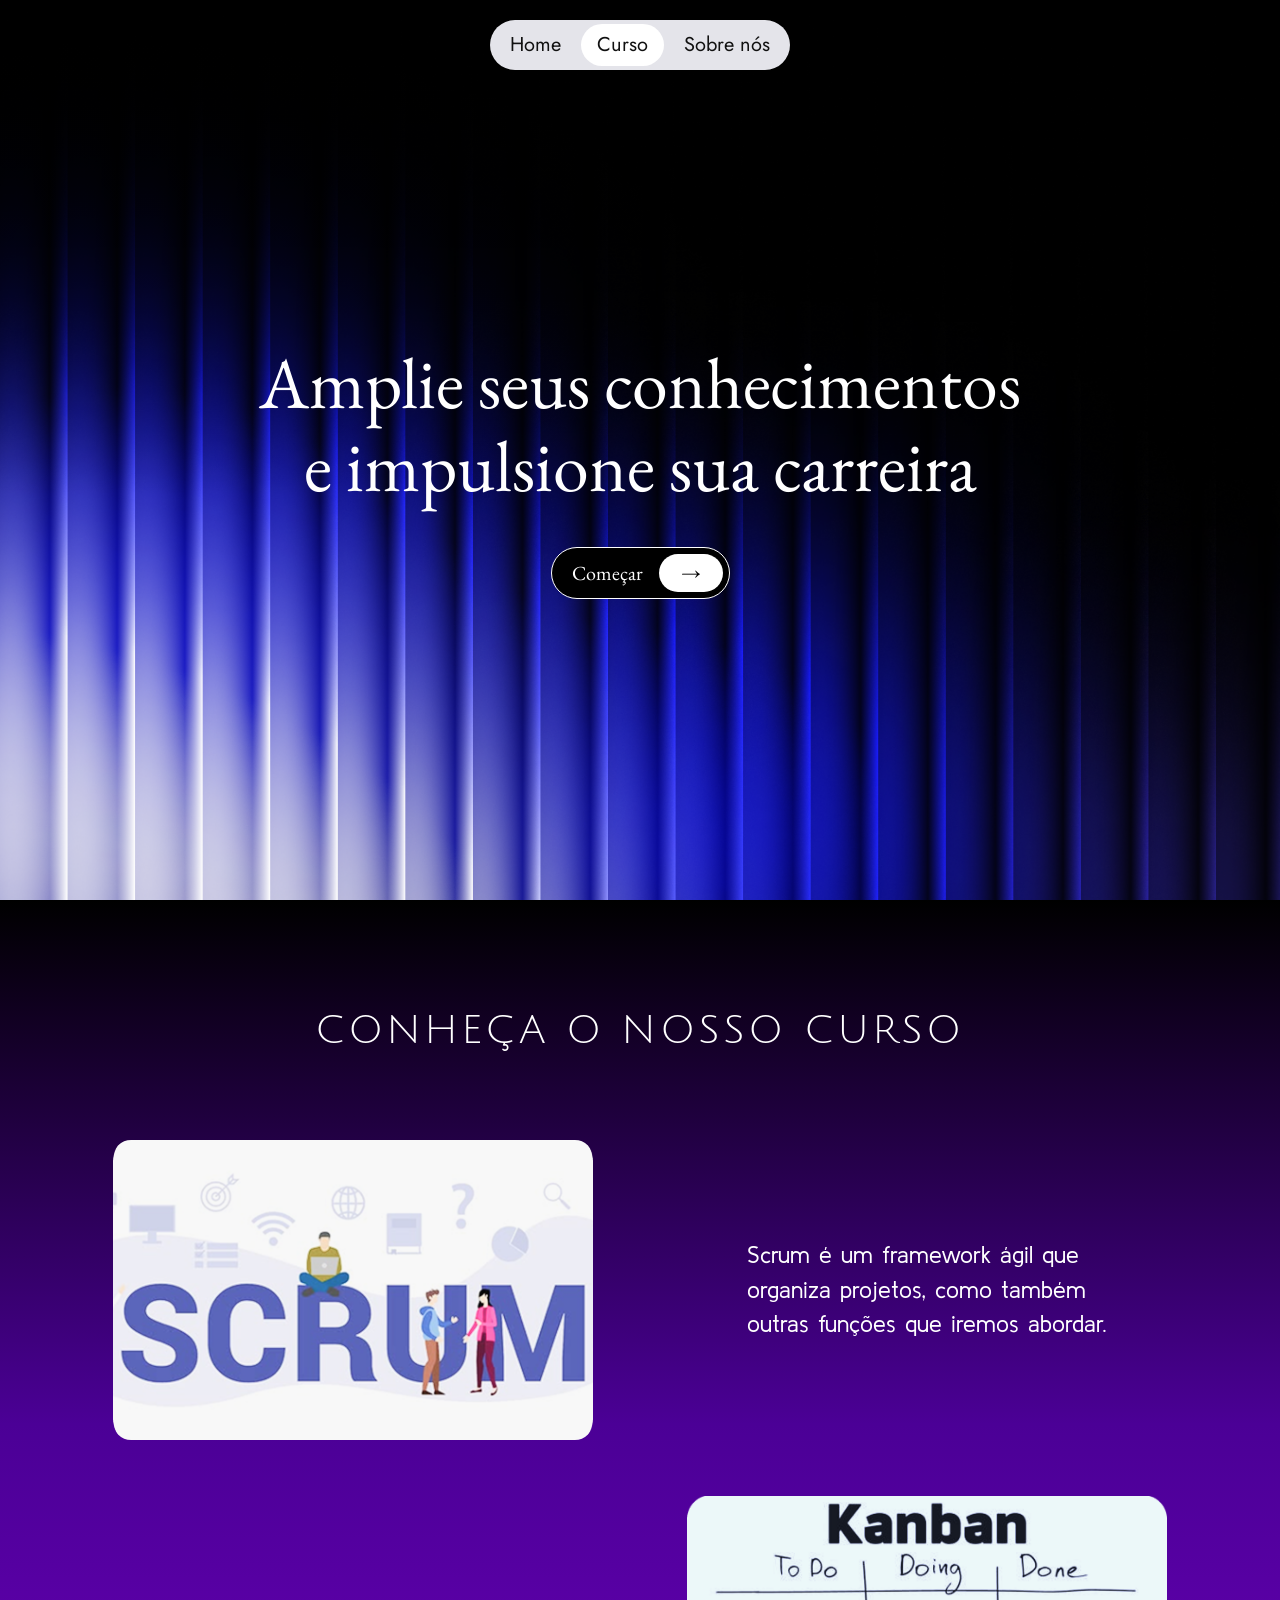
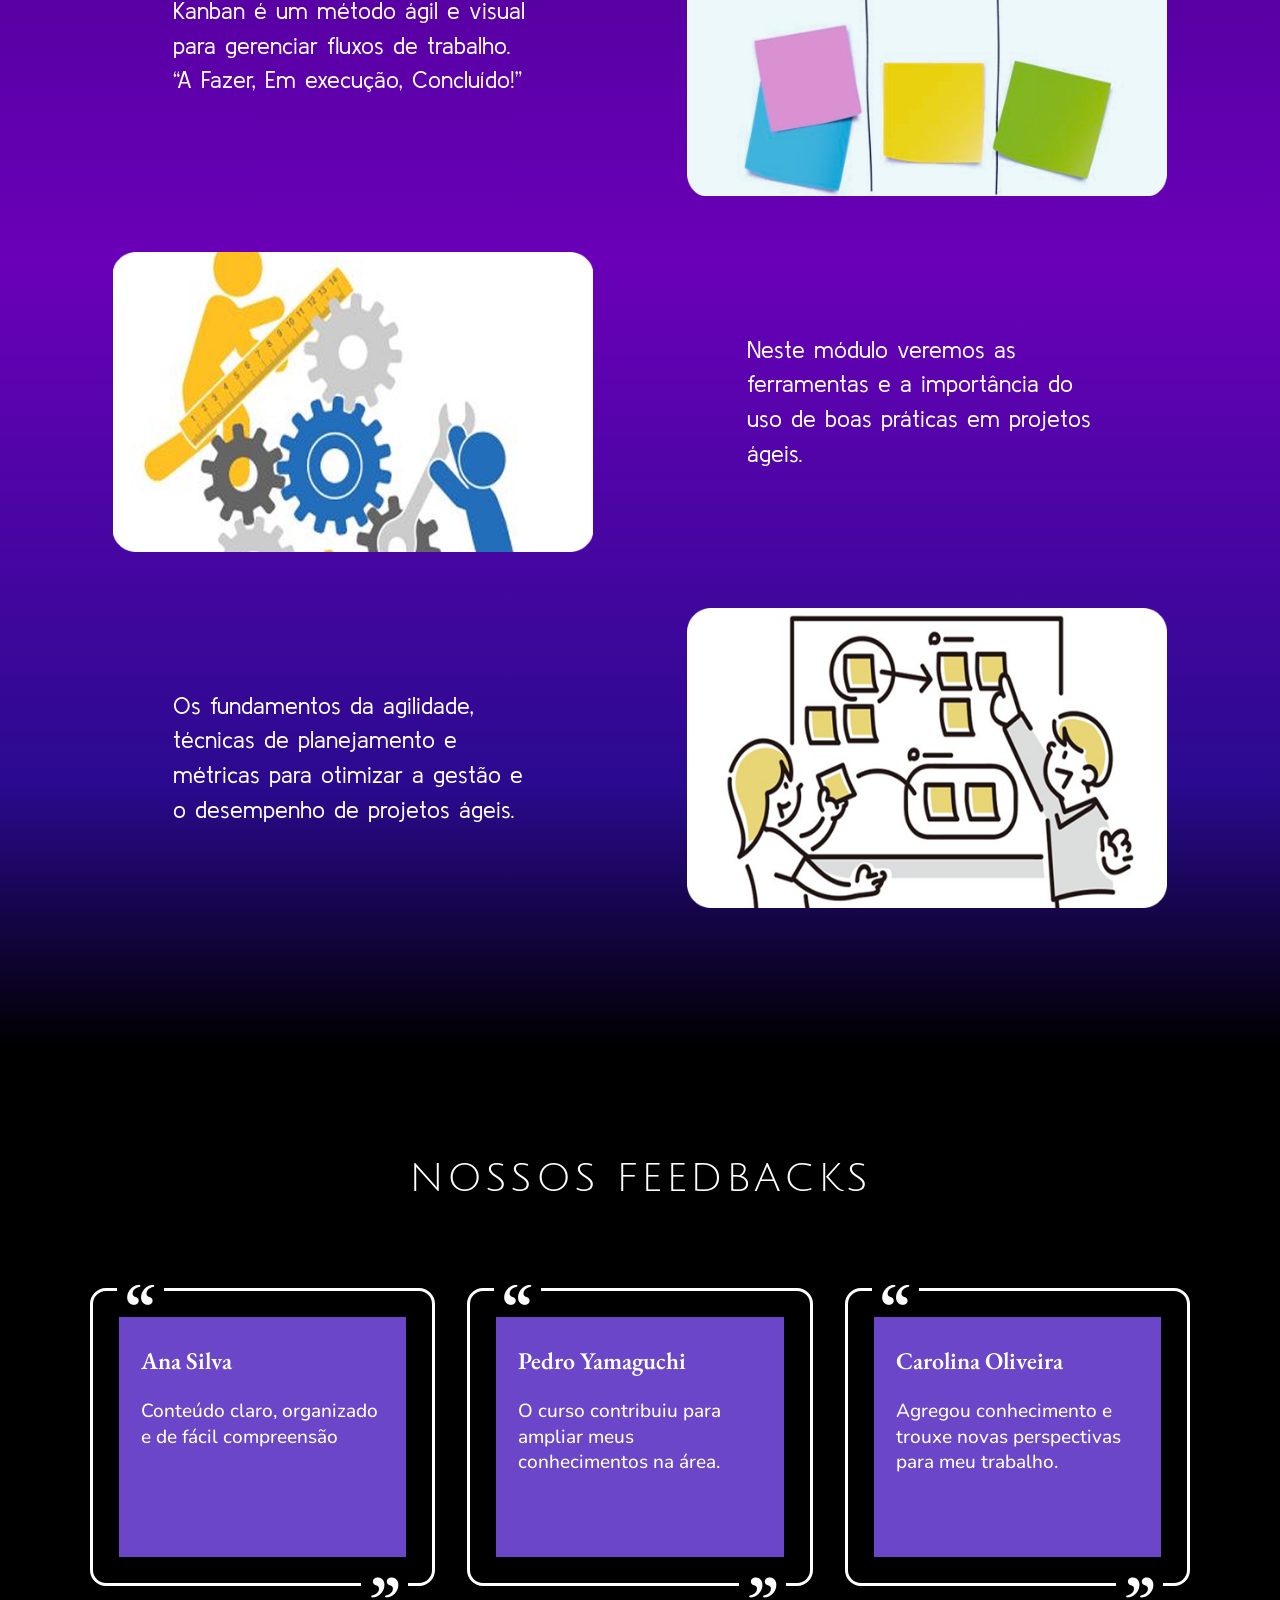
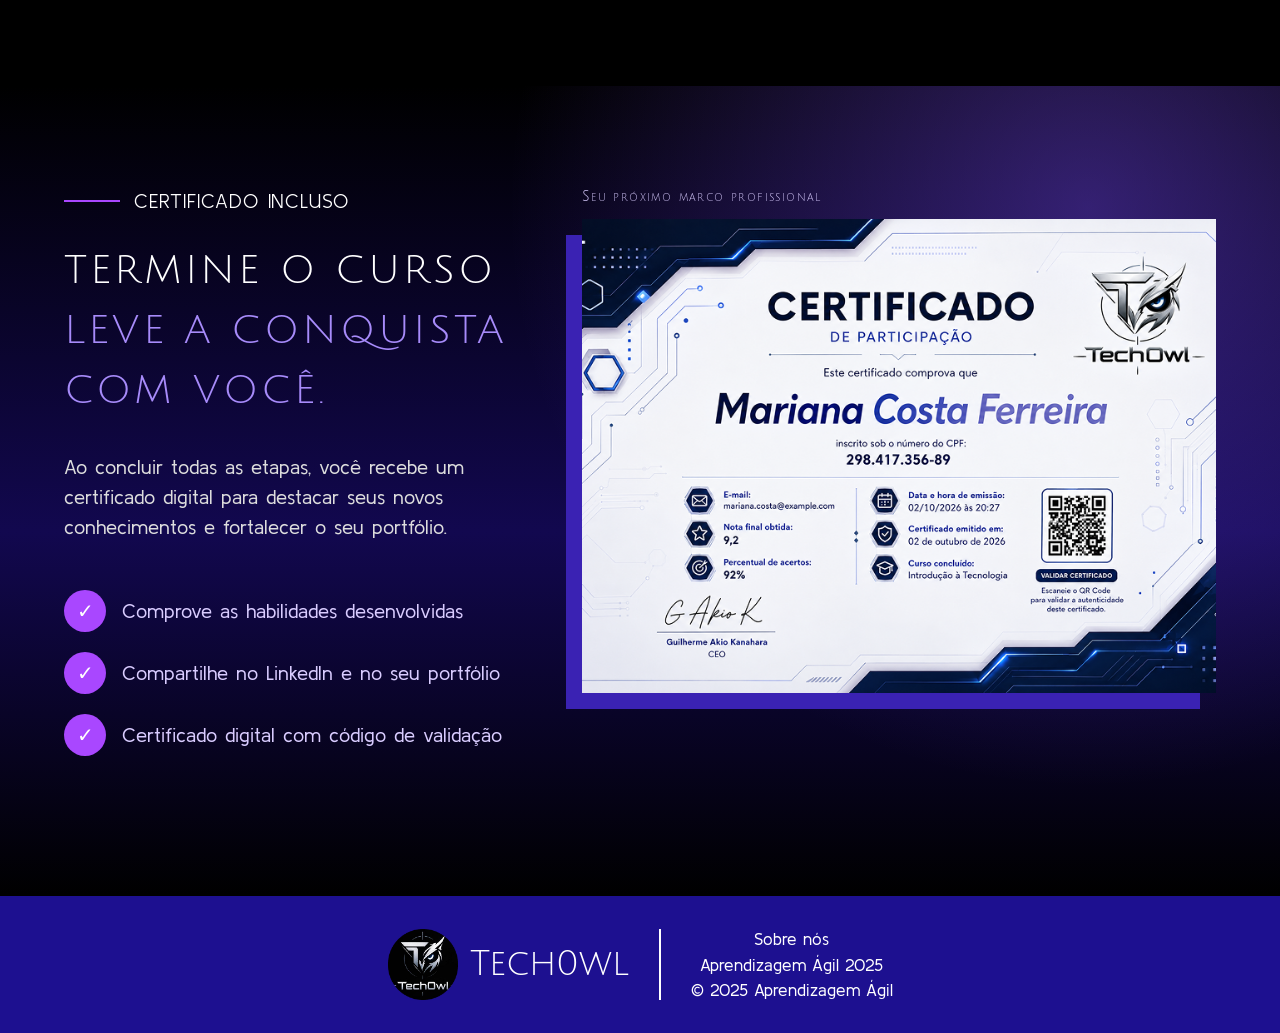
<file: Nova pasta/home/curso.html>
<!DOCTYPE html>
<html lang="pt-BR">
<head>
    <meta charset="UTF-8">
    <meta name="viewport" content="width=device-width, initial-scale=1.0">
    <title>Curso | Aprendizagem Ágil</title>
    <link rel="stylesheet" href="curso.css">
    <link href="https://fonts.googleapis.com/css2?family=EB+Garamond:wght@400;500;600&family=Jost:wght@300;400;500&display=swap" rel="stylesheet">
</head>
<body>

    <header>
        <nav class="menu">
            <a href="home.html">Home</a>
            <a href="curso.html" class="ativo">Curso</a>
            <a href="sobre.html">Sobre nós</a>
        </nav>
    </header>

    <main>

        <!-- HERO -->
        <section id="home" class="hero">
            <h1>Amplie seus conhecimentos<br>e impulsione sua carreira</h1>
            <a href="../login/login.html" class="btn-comecar">Começar <span>→</span></a>
        </section>

        <!-- CONHEÇA O NOSSO CURSO -->
        <section id="curso">
            <h2 class="titulo">CONHEÇA O NOSSO CURSO</h2>

            <div class="modulos container">
                <article class="modulo">
                    <img src="images2/curso-scrum.png" alt="Scrum">
                    <p class="font1">Scrum é um framework ágil que organiza projetos, como também outras funções que iremos abordar.</p>
                </article>

                <article class="modulo">
                    <img src="images2/curso-kanban.png" alt="Quadro Kanban com as colunas To Do, Doing e Done">
                    <p class="font1">Kanban é um método ágil e visual para gerenciar fluxos de trabalho. “A Fazer, Em execução, Concluído!”</p>
                </article>

                <article class="modulo">
                    <img src="images2/curso-ferramentas.png" alt="Engrenagens, régua e ferramentas">
                    <p class="font1">Neste módulo veremos as ferramentas e a importância do uso de boas práticas em projetos ágeis.</p>
                </article>

                <article class="modulo">
                    <img src="images2/curso-planejamento.png" alt="Duas pessoas planejando com post-its em um quadro">
                    <p class="font1">Os fundamentos da agilidade, técnicas de planejamento e métricas para otimizar a gestão e o desempenho de projetos ágeis.</p>
                </article>
            </div>
        </section>

        <!-- FEEDBACKS -->
        <section id="feedbacks">
            <h2 class="titulo">NOSSOS FEEDBACKS</h2>

            <div class="lista-feedbacks container">
                <article class="feedback">
                    <div>
                        <h3>Ana Silva</h3>
                        <p>Conteúdo claro, organizado e de fácil compreensão</p>
                    </div>
                </article>

                <article class="feedback">
                    <div>
                        <h3>Pedro Yamaguchi</h3>
                        <p>O curso contribuiu para ampliar meus conhecimentos na área.</p>
                    </div>
                </article>

                <article class="feedback">
                    <div>
                        <h3>Carolina Oliveira</h3>
                        <p>Agregou conhecimento e trouxe novas perspectivas para meu trabalho.</p>
                    </div>
                </article>
            </div>
        </section>

        <!-- CERTIFICADO -->
        <section id="certificado" class="certificado">
            <div>
                <p class="selo font1">Certificado incluso</p>
                <h2 class="titulo">TERMINE O CURSO<span>LEVE A CONQUISTA COM VOCÊ.</span></h2>
                <p class="descricao font1">Ao concluir todas as etapas, você recebe um certificado digital para destacar seus novos conhecimentos e fortalecer o seu portfólio.</p>

                <ul class="lista-check">
                    <li class="font1">Comprove as habilidades desenvolvidas</li>
                    <li class="font1">Compartilhe no LinkedIn e no seu portfólio</li>
                    <li class="font1">Certificado digital com código de validação</li>
                </ul>
            </div>

            <figure>
                <figcaption>Seu próximo marco profissional</figcaption>
                <img src="images2/certificado.png" alt="Modelo de certificado de participação">
            </figure>
        </section>

    </main>

    <footer>
        <div class="logo">
            <img src="./images/logo-tech0wl.png" alt="">
            <span class="marca">Tech0wl</span>
        </div>
        <div class="rodape-texto">
            <p class="font2">Sobre nós</p>
            <p class="font2">Aprendizagem Ágil 2025</p>
            <p class="font2">© 2025 Aprendizagem Ágil</p>
        </div>
    </footer>

</body>
</html>
</file>
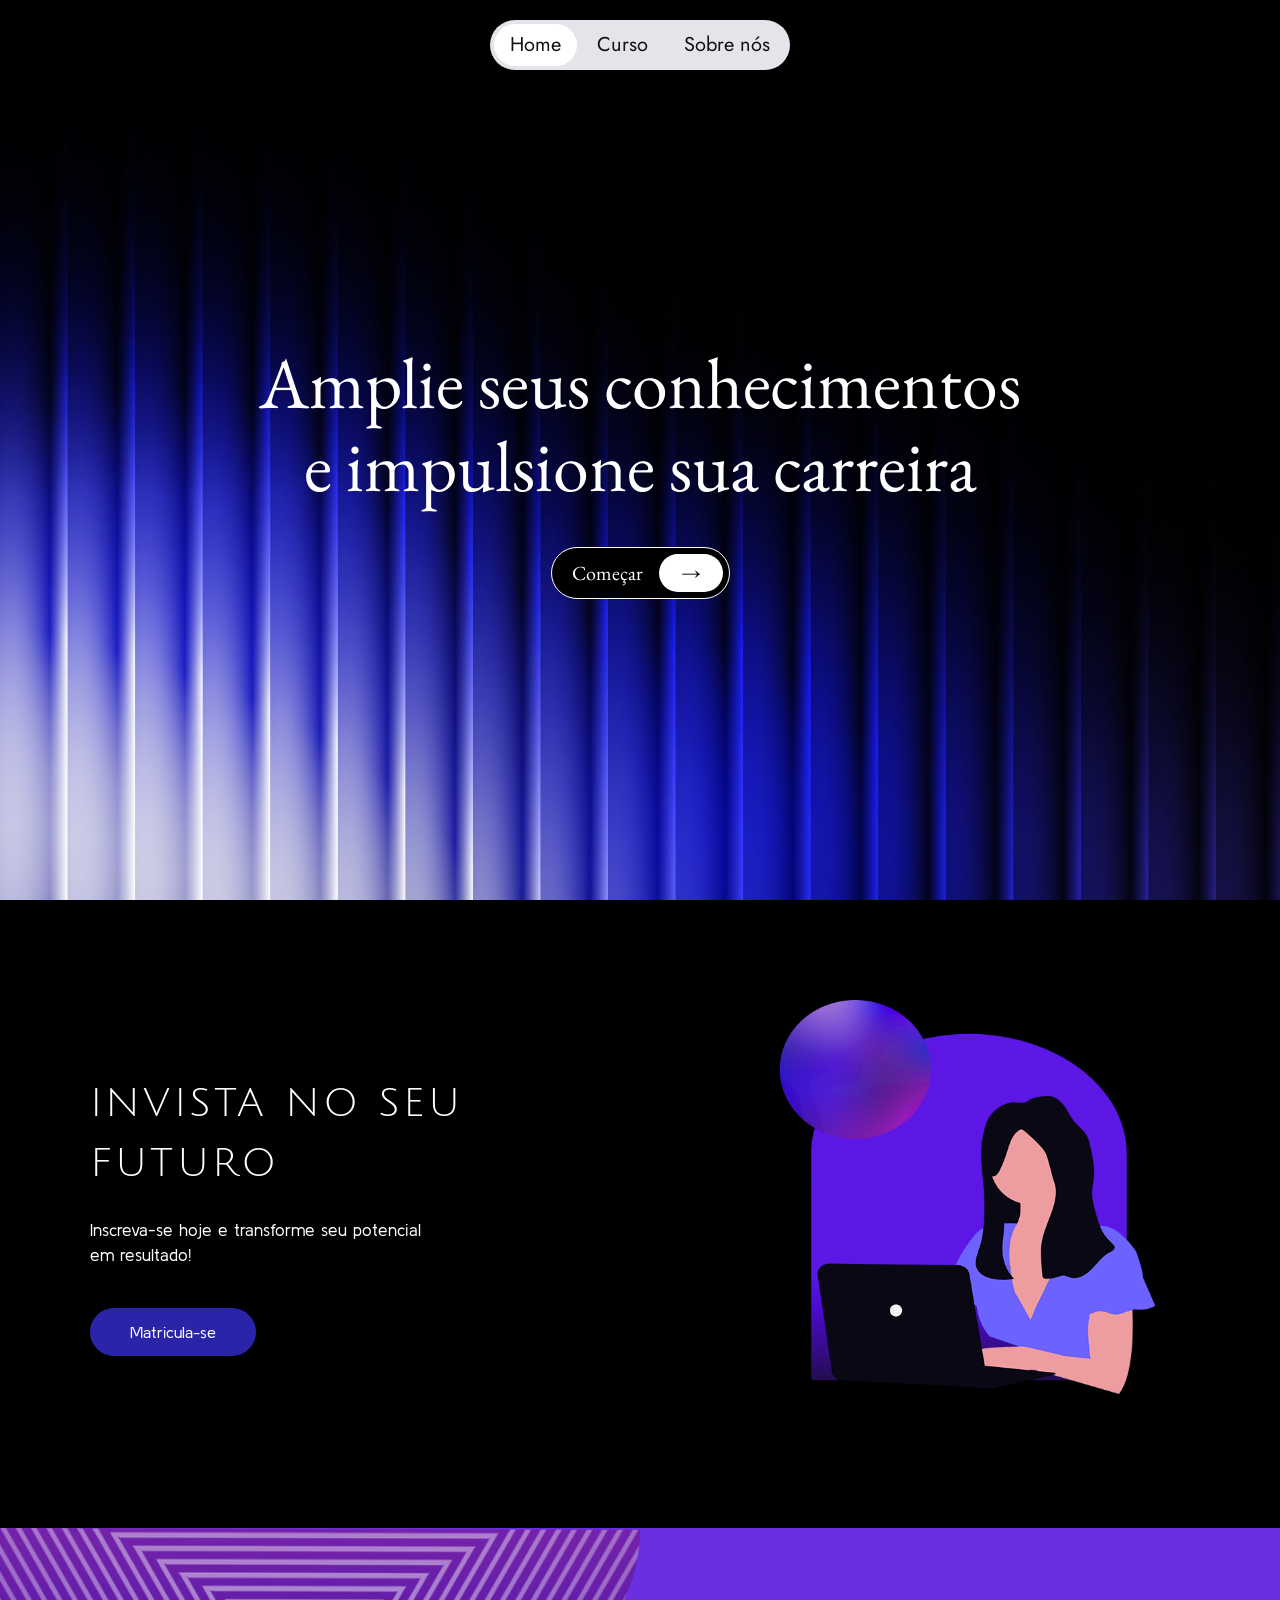
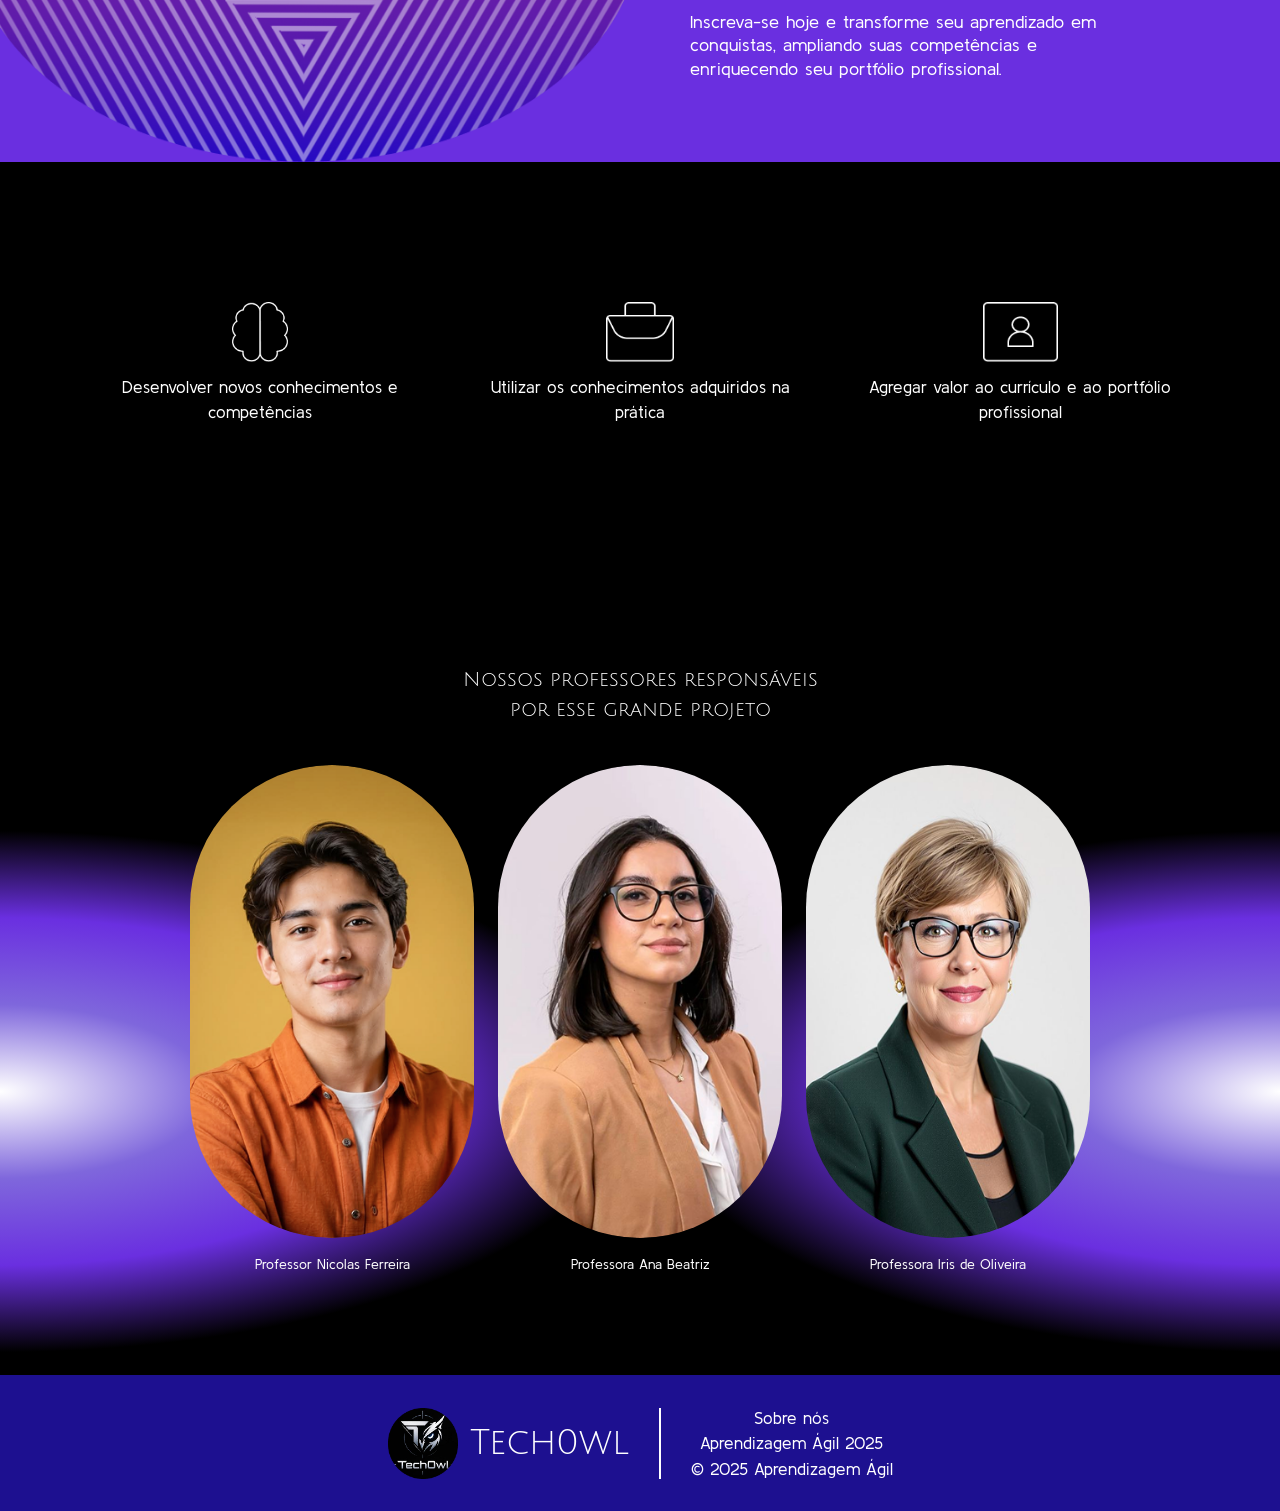
<file: Nova pasta/home/home.html>
<!DOCTYPE html>
<html lang="pt-BR">
<head>
    <meta charset="UTF-8">
    <meta name="viewport" content="width=device-width, initial-scale=1.0">
    <title>Aprendizagem Ágil</title>
    <link rel="stylesheet" href="home.css">
    <link href="https://fonts.googleapis.com/css2?family=EB+Garamond:wght@400;500&family=Jost:wght@300;400;500&display=swap" rel="stylesheet">
</head>
<body>

    <header>
        <nav class="menu">
            <a href="../login/login.html" class="ativo">Home</a>
            <a href="curso.html">Curso</a>
            <a href="sobre.html">Sobre nós</a>
        </nav>
    </header>

    <main>

        <!-- HERO -->
        <section id="home" class="hero">
            <h1>Amplie seus conhecimentos<br>e impulsione sua carreira</h1>
            <a href="../login/login.html" class="btn-comecar">Começar <span>→</span></a>
        </section>

        <section id="curso">

            <!-- INVISTA NO SEU FUTURO -->
            <div class="invista container">
                <div>
                    <h2>Invista no seu futuro</h2>
                    <p class="font1">Inscreva-se hoje e transforme seu potencial em resultado!</p>
                    <a href="/login/login.html" class="btn-matricula">Matricula-se</a>
                </div>
                <img class="notebook" src="images/mulher-notebook.png" alt="Aluna estudando no notebook">
            </div>

            <!-- FAIXA ROXA -->
            <div class="faixa">
                <img class="triangulos" src="images/triangulos.png" alt="">
                <p class="font1">Inscreva-se hoje e transforme seu aprendizado em conquistas, ampliando suas competências e enriquecendo seu portfólio profissional.</p>
            </div>

            <!-- BENEFÍCIOS -->
            <div class="beneficios container">
                <div>
                    <img src="images/icone-cerebro.png" alt="">
                    <p class="font1">Desenvolver novos conhecimentos e competências</p>
                </div>
                <div>
                    <img src="images/icone-maleta.png" alt="">
                    <p class="font1">Utilizar os conhecimentos adquiridos na prática</p>
                </div>
                <div>
                    <img src="images/icone-perfil.png" alt="">
                    <p class="font1">Agregar valor ao currículo e ao portfólio profissional</p>
                </div>
            </div>

        </section>

        <!-- PROFESSORES -->
        <section id="sobre" class="professores">
            <h2>Nossos professores responsáveis<br>por esse grande projeto</h2>
            <div class="cards">
                <figure>
                    <img src="./images/professor-nicolas.png" alt="Professor Nicolas Ferreira">
                    <figcaption>Professor Nicolas Ferreira</figcaption>
                </figure>
                <figure>
                    <img src="./images/professora-ana.png" alt="Professora Ana Beatriz">
                    <figcaption>Professora Ana Beatriz</figcaption>
                </figure>
                <figure>
                    <img src="./images/professora-iris.png" alt="Professora Iris de Oliveira">
                    <figcaption>Professora Iris de Oliveira</figcaption>
                </figure>
            </div>
        </section>

    </main>

    <footer>
        <div class="logo">
            <img src="./images/logo-tech0wl.png" alt="">
            <span class="marca">Tech0wl</span>
        </div>
        <div class="rodape-texto">
            <p class="font2">Sobre nós</p>
            <p class="font2">Aprendizagem Ágil 2025</p>
            <p class="font2">© 2025 Aprendizagem Ágil</p>
        </div>
    </footer>

</body>
</html>
</file>
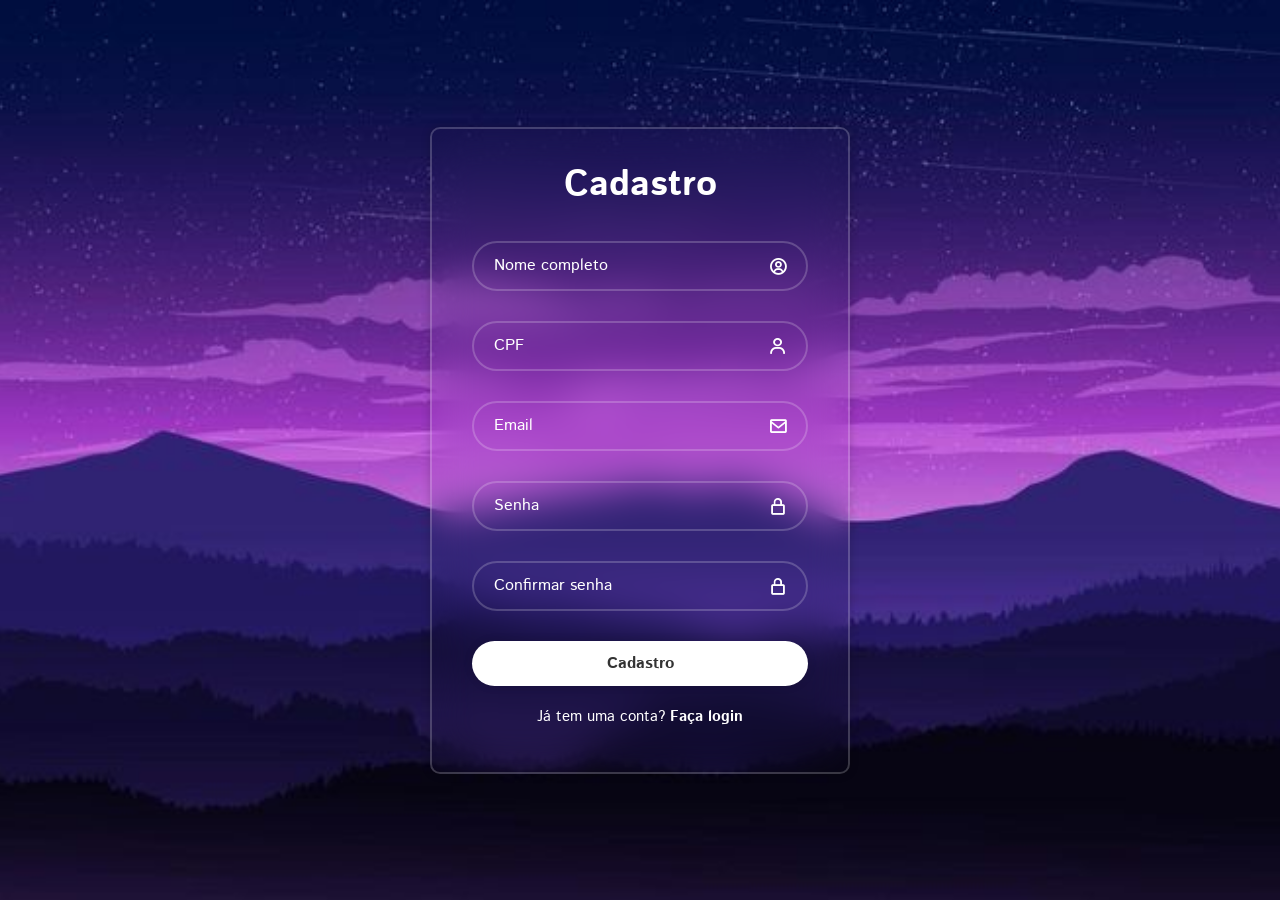
<file: Nova pasta/login/cadastro.html>
<!DOCTYPE html>
<html lang="pt-BR">
<head>
    <meta charset="UTF-8">
    <meta name="viewport" content="width=device-width, initial-scale=1.0">
    <title>Cadastro</title>
    <link rel="stylesheet" href="styles2.css">
    <link rel="stylesheet" href="mensagens.css">
    <link href="https://unpkg.com/boxicons@2.1.4/css/boxicons.min.css" rel="stylesheet">
</head>
<body>

    <div class="wrapper">
        <form action="" id="form-cadastro">
            <h1>Cadastro</h1>

            <div class="input-box">
                <input type="text" id="nome" placeholder="Nome completo" autocomplete="name" required>
                <i class="bx bx-user-circle bx-remove-padding"></i>
            </div>
            <div class="input-box">
                <input type="text" id="cpf" placeholder="CPF" inputmode="numeric" required>
                <i class="bx bx-user"></i>
            </div>
            <div class="input-box">
                <input type="email" id="email" placeholder="Email" autocomplete="email" required>
                <i class="bx bx-envelope"></i>
            </div>
            <div class="input-box">
                <input type="password" id="senha" placeholder="Senha" autocomplete="new-password" required>
                <i class="bx bx-lock-alt"></i>
            </div>
            <div class="input-box">
                <input type="password" id="confirmar" placeholder="Confirmar senha" autocomplete="new-password" required>
                <i class="bx bx-lock-alt"></i>
            </div>

            <p id="mensagem" class="mensagem" role="alert"></p>

            <button type="submit" class="btn">Cadastro</button>

            <div class="register-link">
                <p>Já tem uma conta? <a href="login.html">Faça login</a></p>
            </div>
        </form>
    </div>

    <script src="auth.js"></script>
    <script src="cadastro.js"></script>
</body>
</html>
</file>
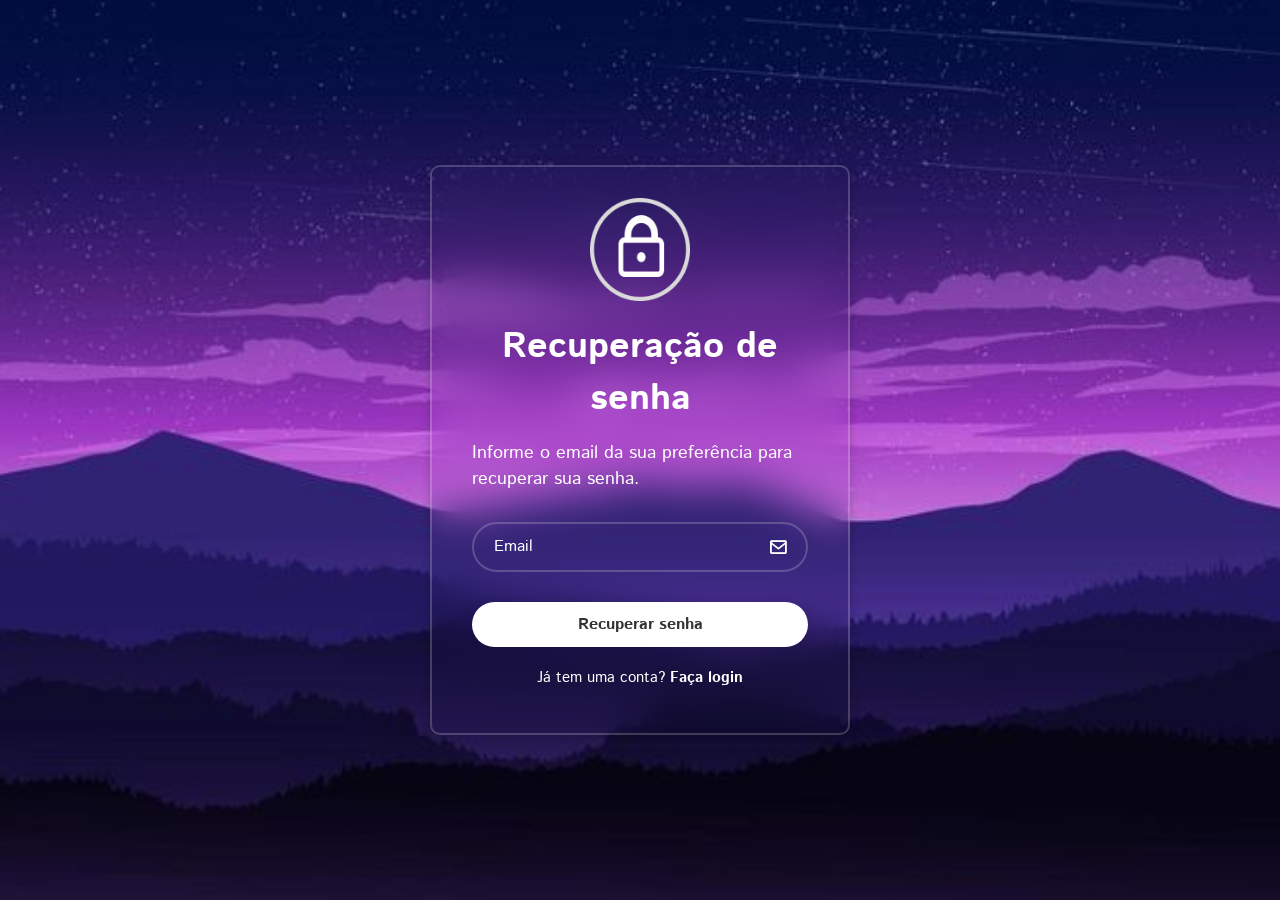
<file: Nova pasta/login/esqueci_senha.html>
<!DOCTYPE html>
<html lang="en">
<head>
    <meta charset="UTF-8">
    <meta name="viewport" content="width=device-width, initial-scale=1.0">
    <title>Cadastro</title>
    <link rel="stylesheet" href="styles3.css">
    <link href="https://unpkg.com/boxicons@2.1.4/css/boxicons.min.css" rel="stylesheet">
</head>
<body>
    
    <div class="wrapper">
        <form action="">

            <div class="lock"></div>
            <h1>Recuperação de senha</h1>

                <div class="recup">
                    <p>Informe o email da sua preferência para recuperar sua senha.</p>
                </div>

                <div class="input-box">
                    <input type="text" placeholder="Email" required>
                    <i class="bx bx-envelope"></i>
                </div>
                <button type="submit" class="btn">Recuperar senha</button>

                <div class="register-link">
                    <p>Já tem uma conta? <a href="login.html">Faça login</a></p>
                </div>
            </div>
        </form>
    </div>
</body>
</html>
</file>
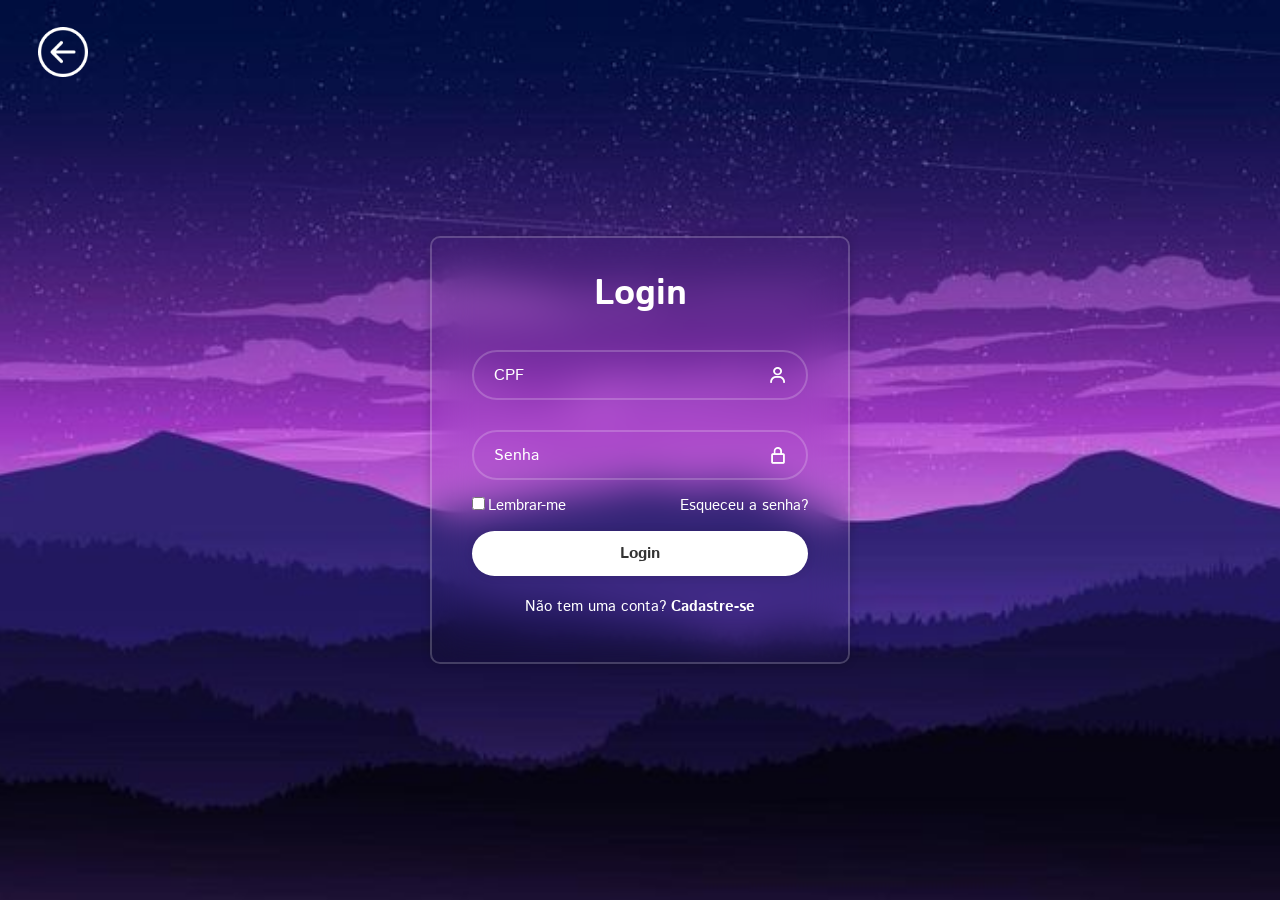
<file: Nova pasta/login/login.html>
<!DOCTYPE html>
<html lang="pt-BR">
<head>
    <meta charset="UTF-8">
    <meta name="viewport" content="width=device-width, initial-scale=1.0">
    <title>Login</title>
    <link rel="stylesheet" href="styles.css">
    <link rel="stylesheet" href="mensagens.css">
    <link href="https://unpkg.com/boxicons@2.1.4/css/boxicons.min.css" rel="stylesheet">
</head>
<body>
    <a href="../home/home.html" class="back-btn">
    <img src="images/bi_arrow-left-circle.png" alt="Voltar">
    </a>
    
    <div class="wrapper">
        <form action="" id="form-login">
            <h1>Login</h1>

            <div class="input-box">
                <input type="text" id="cpf" placeholder="CPF" inputmode="numeric" autocomplete="username" required>
                <i class="bx bx-user"></i>
            </div>
            <div class="input-box">
                <input type="password" id="senha" placeholder="Senha" autocomplete="current-password" required>
                <i class="bx bx-lock-alt"></i>
            </div>

            <div class="remember-forgot">
                <label><input type="checkbox" id="lembrar">Lembrar-me</label>
                <a href="esqueci_senha.html">Esqueceu a senha?</a>
            </div>

            <p id="mensagem" class="mensagem" role="alert"></p>

            <button type="submit" class="btn">Login</button>

            <div class="register-link">
                <p>Não tem uma conta? <a href="cadastro.html">Cadastre-se</a></p>
            </div>
        </form>
    </div>

    <script src="auth.js"></script>
    <script src="login.js"></script>
</body>
</html>
</file>
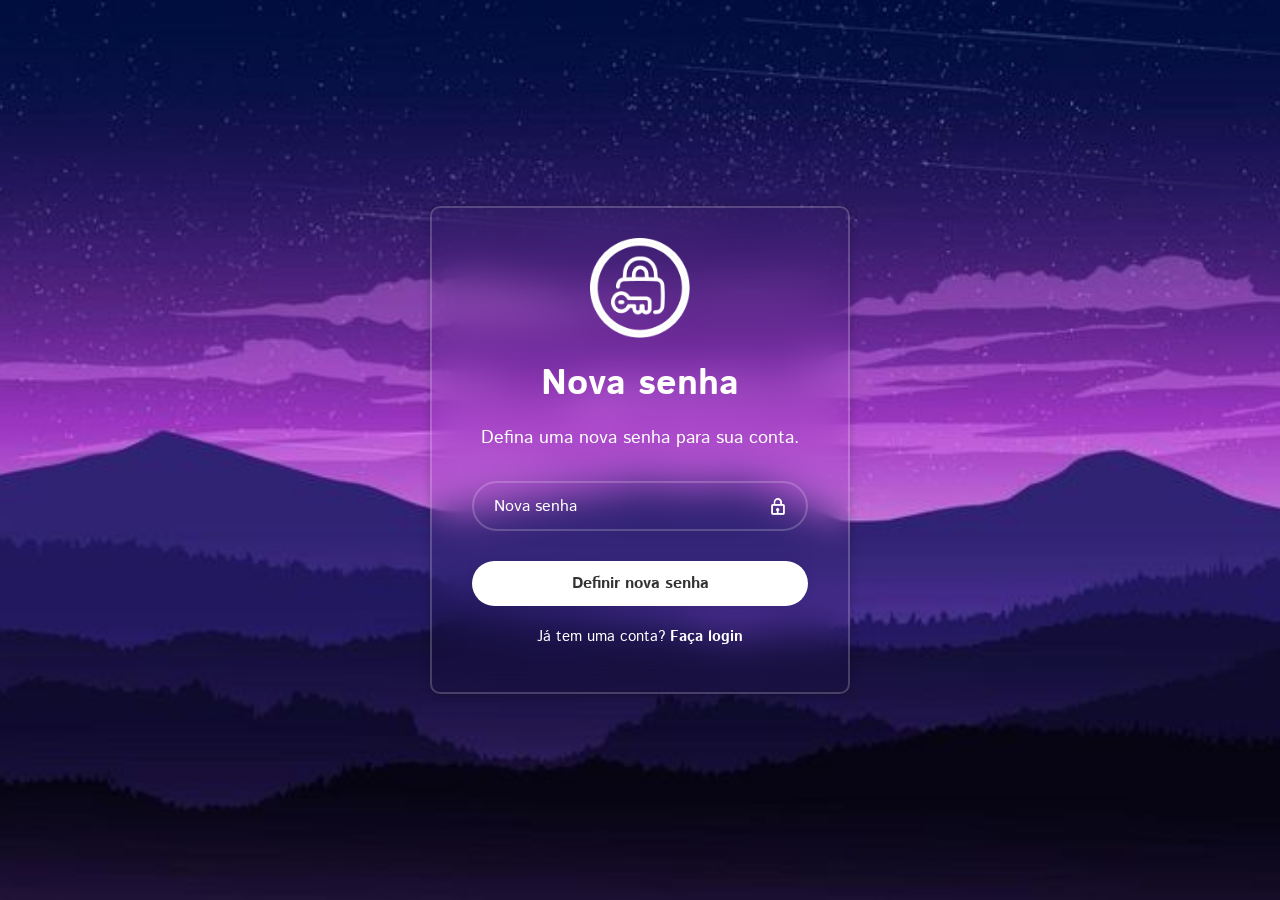
<file: Nova pasta/login/senha_nov.html>
<!DOCTYPE html>
<html lang="en">
<head>
    <meta charset="UTF-8">
    <meta name="viewport" content="width=device-width, initial-scale=1.0">
    <title>Cadastro</title>
    <link rel="stylesheet" href="styles4.css">
    <link href="https://unpkg.com/boxicons@2.1.4/css/boxicons.min.css" rel="stylesheet">
</head>
<body>
    
    <div class="wrapper">
        <form action="">

            <div class="lockout"></div>
            <h1>Nova senha</h1>

                <div class="recup">
                    <p>Defina uma nova senha para sua conta.</p>
                </div>

                <div class="input-box">
                    <input type="password" placeholder="Nova senha" required>
                    <i class="bx bx-lock"></i>
                </div>
                <button type="submit" class="btn">Definir nova senha</button>

                <div class="register-link">
                    <p>Já tem uma conta? <a href="login.html">Faça login</a></p>
                </div>
            </div>
        </form>
    </div>
</body>
</html>
</file>
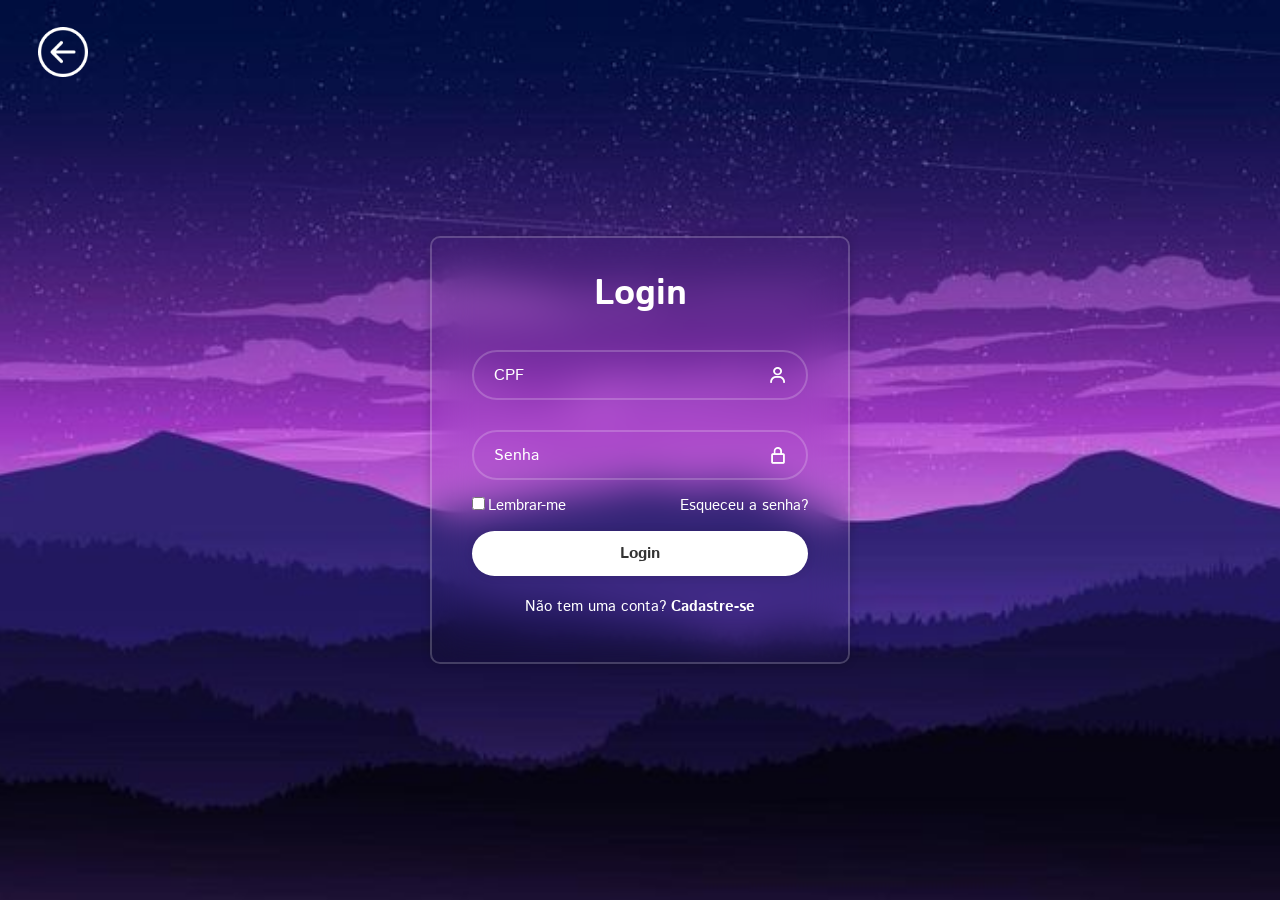
<file: Nova pasta/portal/certificado.html>
<!DOCTYPE html>
<html lang="pt-BR">
<head>
    <meta charset="UTF-8">
    <meta name="viewport" content="width=device-width, initial-scale=1.0">
    <title>Certificado | Aprendizagem Ágil</title>
    <link rel="stylesheet" href="portal.css">
    <link rel="stylesheet" href="certificado.css">
    <link href="https://unpkg.com/boxicons@2.1.4/css/boxicons.min.css" rel="stylesheet">
    <!-- Proteção: só entra quem fez login (o auth.js fica na pasta login) -->
    <script src="../login/auth.js"></script>
    <script>exigirLogin();</script>
    <!-- Libera o certificado quando o aluno foi aprovado na prova e faz o download em PDF -->
    <script src="certificado.js"></script>
</head>
<body>

    <!-- BARRA DE NAVEGAÇÃO (mesmo código da home; só muda quem tem a classe "ativo") -->
    <header class="topo">
        <a href="./home.html" class="logo">
            <img src="./imagens/selo-aprendizagem-agil.png" alt="Aprendizagem Ágil">
        </a>

        <nav class="menu">
            <a href="./home.html">Home</a>
            <a href="./curso.html">Cursos</a>
            <a href="./certificado.html" class="ativo" aria-current="page">Certificado</a>
        </nav>

        <div class="usuario">
            <a href="./perfil.html" class="link-perfil" title="Meu perfil"><img class="avatar" src="./imagens/avatar-aluno.png" alt="Seu perfil"></a>
            <a href="../login/login.html" id="btn-sair" class="btn-sair" aria-label="Sair" title="Sair">
                <i class="bx bx-log-out"></i>
            </a>
        </div>
    </header>

    <main class="certificado">

        <section class="cartao">
            <h1>Certificado de conclusão do curso</h1>

            <!-- Aviso enquanto o certificado não está liberado -->
            <div class="aviso" id="aviso" role="status" data-cert-bloqueado>
                <p>Seu certificado será liberado depois que você finalizar a prova do curso.</p>
                <p>Média da prova acima de 65%</p>
            </div>

            <!-- Aparece só para quem foi aprovado -->
            <div data-cert-liberado hidden>
                <div class="aviso" role="status">
                    <p>Prova finalizada! Seu certificado está liberado.</p>

                    <h2 class="validacao-titulo">Validação de autenticidade</h2>
                    <p class="validacao-texto">A validação poderá ser realizada através do QR Code ou do identificador do certificado.</p>

                    <button type="button" class="codigo" data-cert-copiar title="Clique para copiar">
                        <span data-cert-codigo></span>
                        <i class="bx bx-copy" aria-hidden="true"></i>
                    </button>
                    <small class="dica-copiar" data-cert-dica>Clique para copiar</small>
                </div>

                <button type="button" class="btn-download" data-cert-baixar>
                    download <i class="bx bx-download" aria-hidden="true"></i>
                </button>
            </div>
        </section>

    </main>

</body>
</html>
</file>
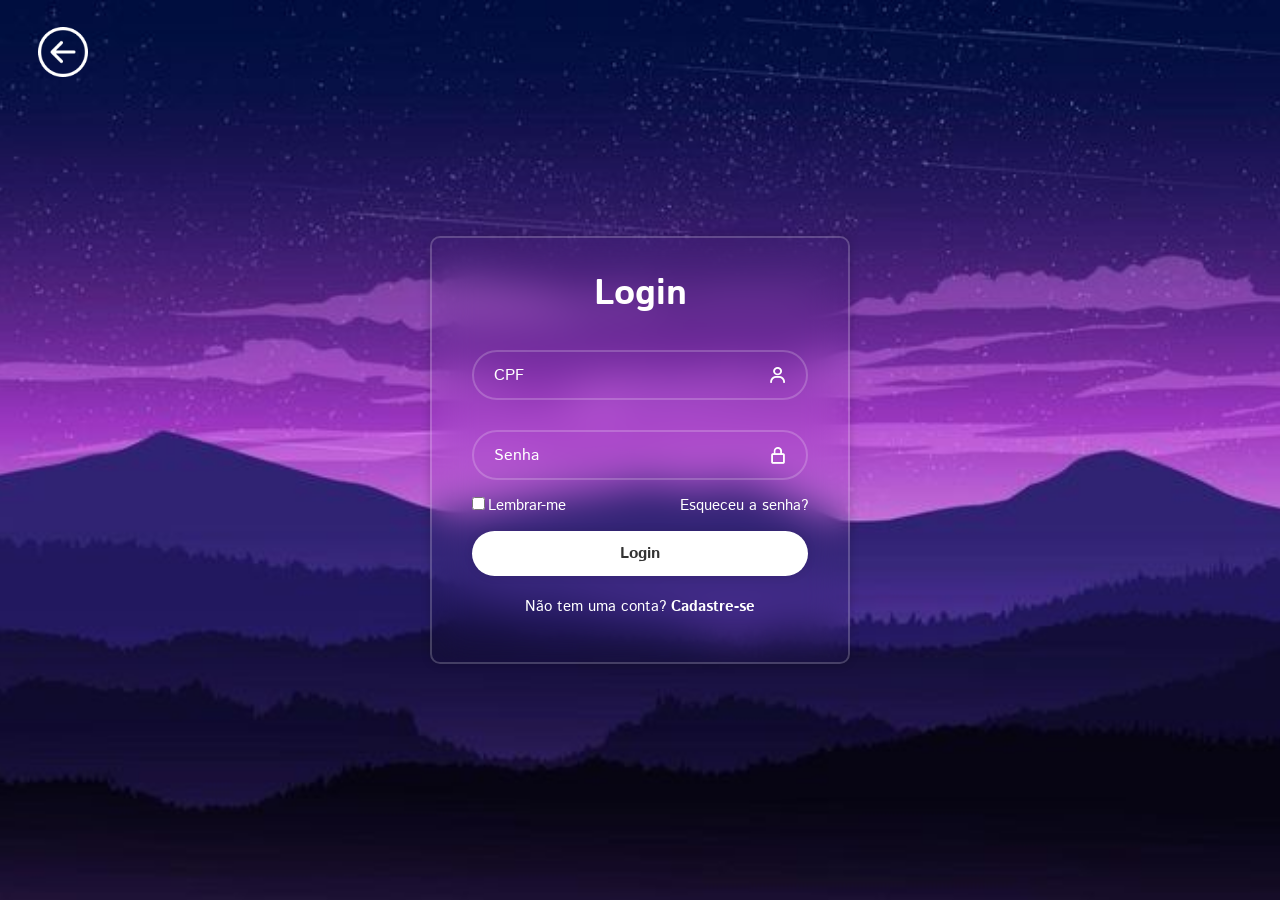
<file: Nova pasta/portal/curso.html>
<!DOCTYPE html>
<html lang="pt-BR">
<head>
    <meta charset="UTF-8">
    <meta name="viewport" content="width=device-width, initial-scale=1.0">
    <title>Cursos | Aprendizagem Ágil</title>
    <link rel="stylesheet" href="portal.css">
    <link rel="stylesheet" href="curso.css">
    <link href="https://unpkg.com/boxicons@2.1.4/css/boxicons.min.css" rel="stylesheet">
    <!-- Proteção: só entra quem fez login (o auth.js fica na pasta login) -->
    <script src="../login/auth.js"></script>
    <script>exigirLogin();</script>
</head>
<body>

    <!-- BARRA DE NAVEGAÇÃO (mesmo código da home; só muda quem tem a classe "ativo") -->
    <header class="topo">
        <a href="./home.html" class="logo">
            <img src="./imagens/selo-aprendizagem-agil.png" alt="Aprendizagem Ágil">
        </a>

        <nav class="menu">
            <a href="./home.html">Home</a>
            <a href="./curso.html" class="ativo" aria-current="page">Cursos</a>
            <a href="./certificado.html">Certificado</a>
        </nav>

        <div class="usuario">
            <a href="./perfil.html" class="link-perfil" title="Meu perfil"><img class="avatar" src="./imagens/avatar-aluno.png" alt="Seu perfil"></a>
            <!-- Sair: leva para a página de login -->
            <a href="../login/login.html" id="btn-sair" class="btn-sair" aria-label="Sair" title="Sair">
                <i class="bx bx-log-out"></i>
            </a>
        </div>
    </header>

    <main class="cursos">

        <!-- BANNER: a foto de fundo é definida no curso.css (imagens/banner-livros.jpg).
             Se a sua imagem já tiver o texto "WELCOME", apague o <h1>. -->
        <section class="banner" aria-label="Boas-vindas">
            <h1>Welcome</h1>
        </section>

        <!-- LISTA DE CURSOS -->
        <section class="lista-cursos" aria-label="Cursos disponíveis">

            <article class="curso">
                <img class="curso-capa" src="./imagens/curso-scrum.png" alt="">
                <div class="curso-corpo">
                    <h2>Scrum</h2>
                    <p>Scrum é um framework ágil que organiza projetos, como também outras funções que iremos abordar nesse capítulo.</p>
                    <a href="material.html?curso=scrum" class="btn-ver">Ver</a>
                </div>
            </article>

            <article class="curso">
                <img class="curso-capa" src="./imagens/curso-kanban-xp.png" alt="">
                <div class="curso-corpo">
                    <h2>Kanban x XP</h2>
                    <p>Como podemos diferenciar sobre os dois temas distintos que podemos usar como um só, nesse capítulo iremos abordar o tema.</p>
                    <a href="material.html?curso=kanban-xp" class="btn-ver">Ver</a>
                </div>
            </article>

            <article class="curso">
                <img class="curso-capa" src="./imagens/curso-ferramentas.png" alt="">
                <div class="curso-corpo">
                    <h2>Ferramentas e boas práticas para projetos ágeis</h2>
                    <p>Como melhorar nossas práticas e o nosso conhecimento é o que veremos a seguir.</p>
                    <a href="material.html?curso=ferramentas" class="btn-ver">Ver</a>
                </div>
            </article>

            <article class="curso">
                <img class="curso-capa" src="./imagens/curso-principios.png" alt="">
                <div class="curso-corpo">
                    <h2>Princípios e práticas da agilidade</h2>
                    <p>Curso que apresenta os fundamentos da agilidade, técnicas de planejamento e métricas para otimizar a gestão e o desempenho de projetos ágeis.</p>
                    <a href="material.html?curso=principios" class="btn-ver">Ver</a>
                </div>
            </article>

        </section>

    </main>

</body>
</html>
</file>
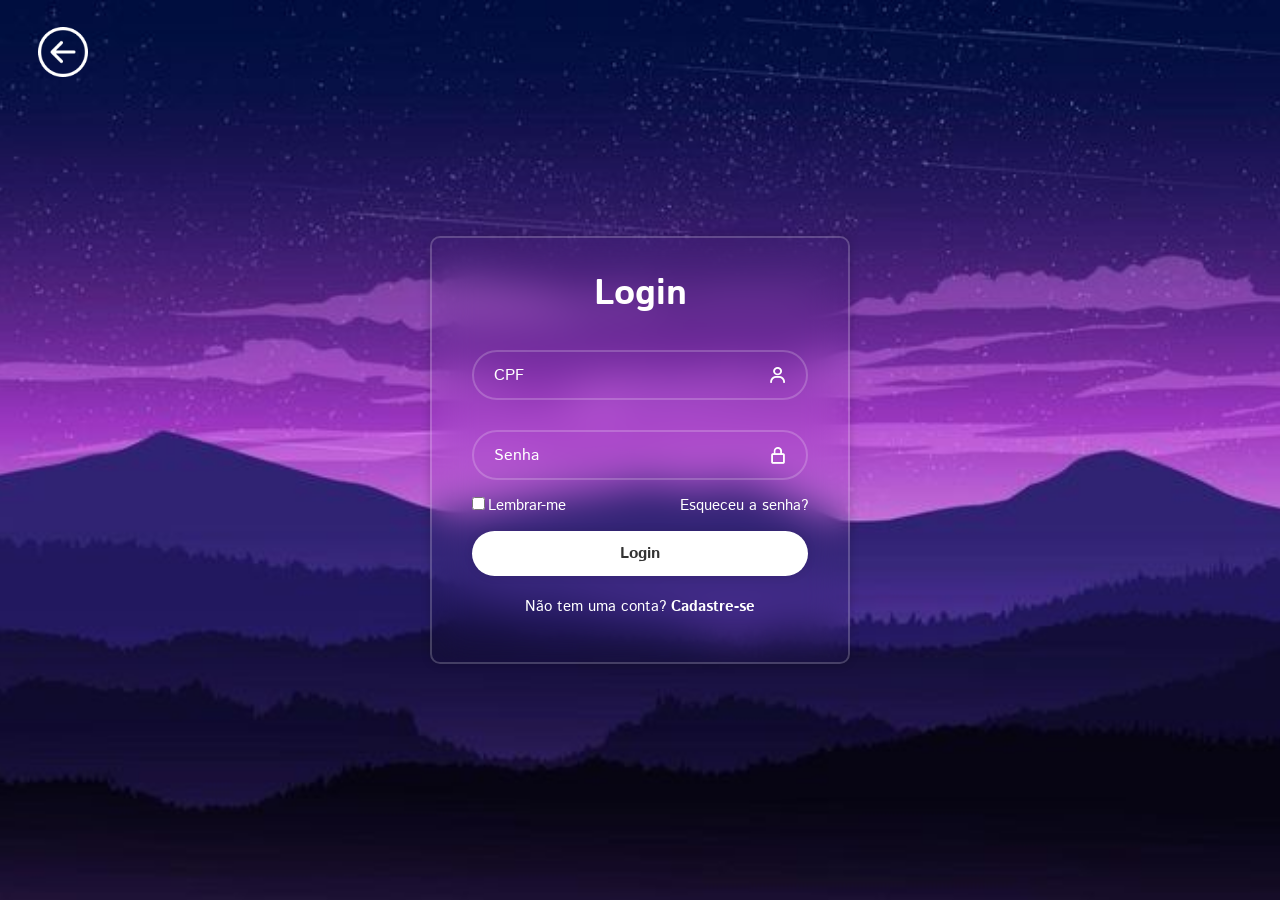
<file: Nova pasta/portal/home.html>
<!DOCTYPE html>
<html lang="pt-BR">
<head>
    <meta charset="UTF-8">
    <meta name="viewport" content="width=device-width, initial-scale=1.0">
    <title>Home | Aprendizagem Ágil</title>
    <link rel="stylesheet" href="portal.css">
    <link href="https://unpkg.com/boxicons@2.1.4/css/boxicons.min.css" rel="stylesheet">
    <link rel="stylesheet" href="provahome.css">
    <script src="portal.js" defer></script>
    <script src="provahome.js" defer></script>
    <!-- Proteção: só entra quem fez login (o auth.js fica na pasta login) -->
    <script src="../login/auth.js"></script>
    <script>exigirLogin();</script>
</head>
<body>

    <header class="topo">
        <a href="home.html" class="logo">
            <img src="./imagens/selo-aprendizagem-agil.png" alt="Aprendizagem Ágil">
        </a>

        <nav class="menu">
            <a href="home.html" class="ativo">Home</a>
            <a href="./curso.html">Cursos</a>
            <a href="./certificado.html">Certificado</a>
        </nav>

        <div class="usuario">
            <a href="./perfil.html" class="link-perfil" title="Meu perfil"><img class="avatar" src="./imagens/avatar-aluno.png" alt="Seu perfil"></a>
            <a href="../login/login.html" id="btn-sair" class="btn-sair" aria-label="Sair" title="Sair">
                <i class="bx bx-log-out"></i>
            </a>
        </div>
    </header>

    <main class="painel">

        <!-- ÁREA DE ESTUDOS -->
        <section class="estudos">
            <h1 class="estudos1">Área de estudos<br>do seu curso</h1>
            <img class="aluno" src="./imagens/ilustracao-estudante.png" alt="Aluno estudando no notebook">
            <blockquote class="balao">
                “ O sucesso<br>
                não acontece da noite para o dia.<br>
                Ele é construído todos os dias, com<br>
                coragem, dedicação e a decisão de<br>
                não desistir.”
            </blockquote>
        </section>

        <!-- PROVA DO CURSO -->
        <section class="prova">
            <h2>Prova do curso</h2>
            <p class="descricao">Duração da prova é de 30:00 minutos (12 questões), para responder cada questão você terá 150 segundos, podendo parar e continuar quando quiser.</p>
            <!-- Botão Realizar: leva para a página das questões -->
            <button type="button" id="btn-prova" class="btn-prova" onclick="window.location.href='./questao.html'">Realizar</button>

            <h3>Prova</h3>
            <p class="tempo" id="tempo" role="timer">30:00</p>
            <div class="barra" id="barra" role="progressbar" aria-label="Tempo restante da prova" aria-valuemin="0" aria-valuemax="100" aria-valuenow="100">
                <div class="barra-preenchimento" id="barra-preenchimento"></div>
            </div>
            <a class="selo-prova" id="selo-pausado" href="./questao.html" hidden>Pausado</a>
            <p class="posicao-prova" id="prova-posicao" hidden></p>
        </section>

        <!-- FEEDBACK -->
        <section class="opiniao">
            <div>
                <h2><span aria-hidden="true">⭐</span>Sua opinião faz a diferença!</h2>
                <p>Deixe seu feedback.<br>Queremos ouvir você para continuarmos melhorando!</p>
                <a href="../feedback/index.html" class="btn-feedback">feedback</a>
            </div>
            <img src="./imagens/ilustracao-feedback.png" alt="">
        </section>

    </main>

</body>
</html>
</file>
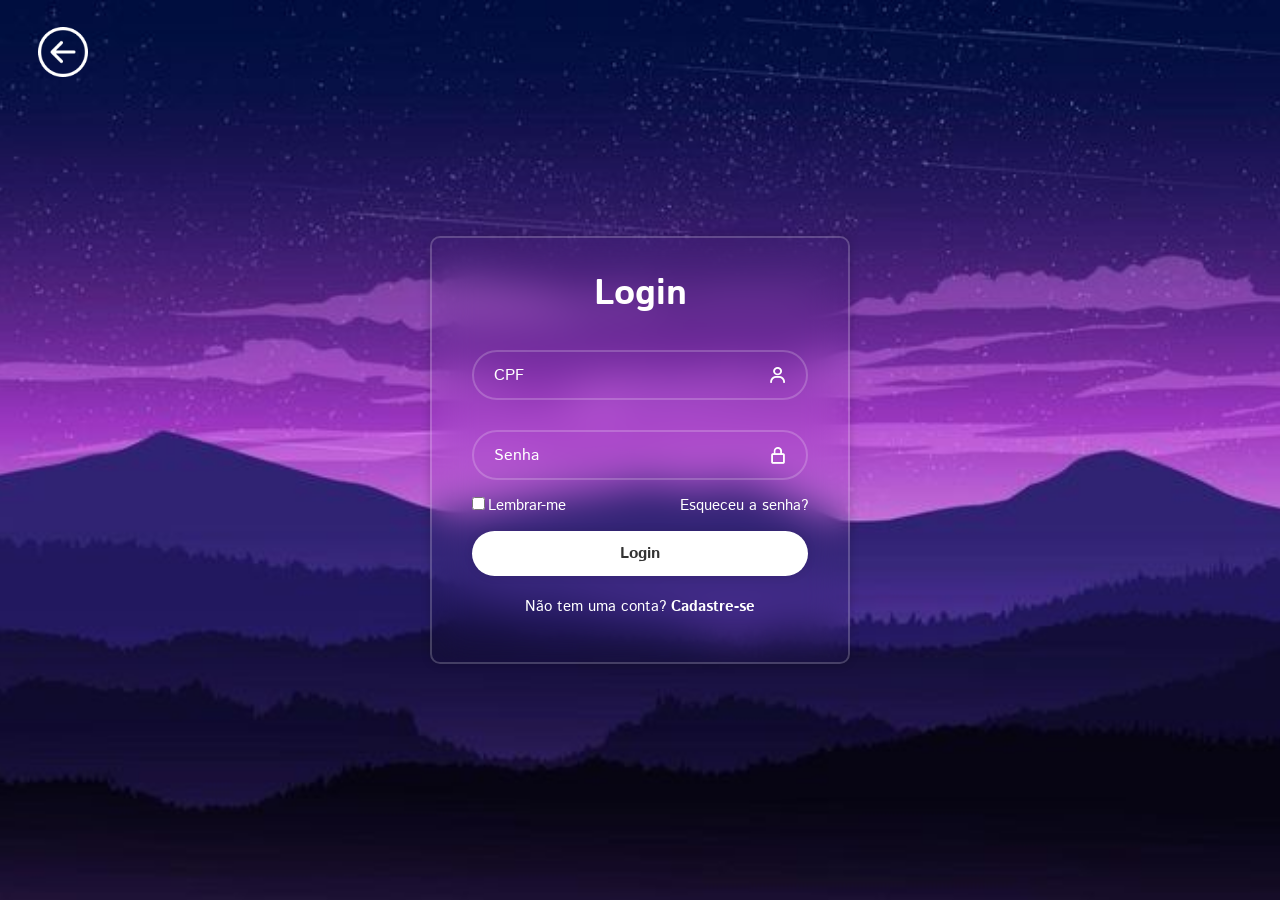
<file: Nova pasta/portal/material.html>
<!DOCTYPE html>
<html lang="pt-BR">
<head>
    <meta charset="UTF-8">
    <meta name="viewport" content="width=device-width, initial-scale=1.0">
    <title>Material de estudo | Aprendizagem Ágil</title>
    <link rel="stylesheet" href="portal.css">
    <link rel="stylesheet" href="material.css">
    <link href="https://unpkg.com/boxicons@2.1.4/css/boxicons.min.css" rel="stylesheet">
    <!-- Proteção: só entra quem fez login (o auth.js fica na pasta login) -->
    <script src="../login/auth.js"></script>
    <script>exigirLogin();</script>
</head>
<body class="pagina-material">

    <div class="progresso" aria-hidden="true"><span id="barra-progresso"></span></div>

    <!-- CABEÇALHO: logo, menu, avatar e ícone de sair levam para fora do material -->
    <header class="topo">
        <a href="./home.html" class="logo" title="Ir para a Home">
            <img src="./imagens/selo-aprendizagem-agil.png" alt="Aprendizagem Ágil">
        </a>

        <nav class="menu">
            <a href="./home.html">Home</a>
            <a href="./curso.html" class="ativo" aria-current="page">Cursos</a>
            <a href="./certificado.html">Certificado</a>
        </nav>

        <div class="usuario">
            <a href="./home.html" title="Ir para a Home">
                <img class="avatar" src="./imagens/avatar-aluno.png" alt="Seu perfil">
            </a>
            <a href="../login/login.html" id="btn-sair" class="btn-sair" aria-label="Sair" title="Sair">
                <i class="bx bx-log-out"></i>
            </a>
        </div>
    </header>

    <main class="material">

        <div class="material-acoes">
            <a href="./curso.html" class="btn-voltar"><i class="bx bx-arrow-back"></i> Voltar para Cursos</a>
        </div>

        <!-- Cada Módulo = uma apostila (DOCX). O link do botão "Ver" abre o módulo (#modulo-N). -->
        <div class="modulos">

        <article class="modulo" id="modulo-1" data-curso="scrum" hidden style="--cor:#d5882f">
            <header class="modulo-topo">
                <i class="bx bxs-book-bookmark modulo-icone" aria-hidden="true"></i>
                <div><h2>Módulo 1</h2><p>Scrum</p></div>
            </header>
            <div class="modulo-corpo">
                <nav class="indice" aria-label="Neste módulo"><strong>Neste módulo</strong>
                    <ul>
                        <li><a href="#m1-s1">1. Introdução ao Scrum</a></li>
                        <li><a href="#m1-s2">2. Papéis do Scrum: responsabilidades (accountabilities)</a></li>
                        <li><a href="#m1-s3">3. Eventos do Scrum</a></li>
                        <li><a href="#m1-s4">4. Artefatos do Scrum</a></li>
                        <li><a href="#m1-s5">5. Gestão do Product Backlog</a></li>
                        <li><a href="#m1-mapa">Mapa mental</a></li>
                    </ul>
                </nav>

                <section class="secao" id="m1-s1">
                    <h3>1. Introdução ao Scrum</h3>
                    <p class="lead">Scrum é um framework leve para desenvolver, entregar e sustentar produtos em contextos complexos. Em vez de tentar prever tudo no início, a equipe trabalha em ciclos curtos, observa os resultados e ajusta as próximas decisões com base no que aprendeu.</p>
                    <figure class="figura">
                        <img class="fig" src="./imagens/fig-scrum.png" alt="Ciclo do Scrum: Sprint, Sprint Planning, Daily Scrum, Sprint Review e Sprint Retrospective">
                        <figcaption>© Institute of Project Management</figcaption>
                    </figure>
                    <h4>Empirismo e pilares</h4>
                    <p>O Scrum se apoia no empirismo: conhecimento construído a partir da experiência e decisões baseadas no que é observado. Seus três pilares são <strong>transparência</strong> (trabalho e situação compreensíveis), <strong>inspeção</strong> (examinar progresso e resultados com frequência) e <strong>adaptação</strong> (ajustar o plano ou a abordagem quando algo se desvia do esperado).</p>
                    <h4>Valores do Scrum</h4>
                    <p>Compromisso, foco, abertura, respeito e coragem orientam as decisões e relações da equipe. Os valores não são etapas do processo: ajudam a criar um ambiente em que problemas podem ser expostos, debatidos e resolvidos.</p>
                    <h4>A Sprint e a Scrum Team</h4>
                    <p>A Sprint é o ciclo de trabalho com duração fixa de um mês ou menos. Dentro dela, a equipe transforma trabalho selecionado em um Incremento que atenda à Definition of Done. A Scrum Team é pequena, multifuncional e autogerenciável; não possui subequipes ou hierarquias internas definidas pelo framework.</p>
                    <h4>Como o conjunto funciona</h4>
                    <p>O Product Owner ajuda a maximizar o valor do produto; os Developers planejam e executam o trabalho; o Scrum Master promove a correta compreensão e efetividade do Scrum. Os eventos oferecem oportunidades regulares de planejar, acompanhar, inspecionar o resultado e melhorar o modo de trabalhar.</p>
                    <h4>O que não é Scrum</h4>
                    <p>Scrum não é apenas uma reunião diária, um quadro de tarefas ou uma sequência rígida de etapas. É um framework com elementos interdependentes. Retirar eventos, artefatos ou compromissos pode reduzir a transparência e dificultar a inspeção e a adaptação.</p>
                    <aside class="ideia-chave"><span>Ideia-chave</span><p>----------------------------------------------------------------------------------------------------------------- Essência para lembrar: ciclos curtos + transparência + inspeção + adaptação + entrega de valor. -----------------------------------------------------------------------------------------------------------------</p></aside>
                </section>

                <section class="secao" id="m1-s2">
                    <h3>2. Papéis do Scrum: responsabilidades (accountabilities)</h3>
                    <p class="lead">O Scrum Guide atual descreve três responsabilidades dentro de uma única Scrum Team: Product Owner, Scrum Master e Developers. Elas não representam departamentos isolados nem cargos hierárquicos; são responsabilidades complementares para gerar valor.</p>
                    <h4>Product Owner --- valor e prioridades</h4>
                    <p>É responsável por maximizar o valor do produto resultante do trabalho da Scrum Team e pela gestão eficaz do Product Backlog. Isso inclui desenvolver e comunicar o Product Goal, criar e tornar os itens compreensíveis e ordenar o backlog. Pode delegar atividades, mas continua responsável pelos resultados.</p>
                    <h4>Scrum Master --- efetividade do Scrum</h4>
                    <p>É responsável por estabelecer o Scrum conforme definido no Guia e por melhorar a efetividade da equipe. Atua como líder servidor: ajuda a equipe a compreender o framework, facilita eventos quando necessário, apoia a remoção de impedimentos e auxilia a organização a criar condições para o trabalho ágil. Não é simplesmente um gerente que distribui tarefas.</p>
                    <h4>Developers --- criar o Incremento</h4>
                    <p>São as pessoas comprometidas em criar qualquer aspecto de um Incremento utilizável a cada Sprint. Definem o plano da Sprint (Sprint Backlog), incorporam qualidade por meio da Definition of Done, adaptam o plano diariamente em direção ao Sprint Goal e responsabilizam-se mutuamente como profissionais.</p>
                    <h4>Responsabilidade compartilhada</h4>
                    <p>A Scrum Team é responsável por todas as atividades relacionadas ao produto --- colaboração com stakeholders, verificação, manutenção, operação, experimentação e outras. A composição e as competências devem ser suficientes para criar valor sem depender de uma estrutura de subequipes.</p>
                    <h4>Distinção importante</h4>
                    <p>O Product Owner prioriza o valor e a direção do produto; os Developers decidem como organizar o trabalho para criar o Incremento; o Scrum Master trabalha para que Scrum e equipe sejam efetivos. Nenhuma dessas responsabilidades anula a colaboração entre as três.</p>
                    <aside class="ideia-chave"><span>Ideia-chave</span><p>---------------------------------------------------------------------------------------------------------- Memorização: Product Owner = valor; Scrum Master = efetividade; Developers = Incremento. ----------------------------------------------------------------------------------------------------------</p></aside>
                </section>

                <section class="secao" id="m1-s3">
                    <h3>3. Eventos do Scrum</h3>
                    <p class="lead">Os eventos formais criam regularidade e reduzem a necessidade de reuniões improvisadas. Cada evento é uma oportunidade de inspecionar algo e adaptar o que vem a seguir. A Sprint contém os demais eventos.</p>
                    <h4>Sprint</h4>
                    <p>É o contêiner de todos os eventos e do trabalho necessário para atingir o Sprint Goal. Tem duração fixa de um mês ou menos; uma nova Sprint começa imediatamente após a anterior. Durante a Sprint, mudanças não devem colocar em risco o Sprint Goal, a qualidade não diminui e o Product Backlog é refinado conforme necessário.</p>
                    <h4>Sprint Planning --- planejar</h4>
                    <p>Inicia a Sprint e responde a três questões: <strong>por que</strong> esta Sprint é valiosa (Sprint Goal), <strong>o que</strong> pode ser feito (itens selecionados) e <strong>como</strong> o trabalho será realizado. O plano é criado colaborativamente pela Scrum Team, considerando o objetivo, o backlog e a capacidade disponível.</p>
                    <h4>Daily Scrum --- acompanhar</h4>
                    <p>Evento de 15 minutos para os Developers inspecionarem o progresso em direção ao Sprint Goal e adaptarem o Sprint Backlog. Não precisa ser um relatório ao Scrum Master ou uma rodada obrigatória de três perguntas; seu foco é produzir um plano de ação para o próximo dia de trabalho.</p>
                    <h4>Sprint Review --- inspecionar o produto</h4>
                    <p>A Scrum Team e os stakeholders relevantes examinam os resultados da Sprint, discutem mudanças no ambiente e colaboram sobre o que fazer a seguir. É uma sessão de trabalho sobre o produto, não apenas uma apresentação ou demonstração formal.</p>
                    <h4>Sprint Retrospective --- melhorar o processo</h4>
                    <p>A equipe examina como a Sprint ocorreu em relação a pessoas, interações, processos, ferramentas e Definition of Done. Identifica mudanças úteis para melhorar qualidade e efetividade; pode convertê-las em ações concretas para a próxima Sprint.</p>
                    <h4>Distinção entre Review e Retrospective</h4>
                    <p>Review olha principalmente para o produto, resultados e próximos passos com stakeholders. Retrospective olha para a forma de trabalhar e como a equipe pode melhorar. Ambas apoiam a adaptação, mas têm focos diferentes.</p>
                    <aside class="ideia-chave"><span>Ideia-chave</span><p>----------------------------------------------------------------------------------------------------------------------------- Sequência mental: planejar → inspecionar o progresso diariamente → revisar o produto → melhorar o processo. -----------------------------------------------------------------------------------------------------------------------------</p></aside>
                </section>

                <section class="secao" id="m1-s4">
                    <h3>4. Artefatos do Scrum</h3>
                    <p class="lead">Os artefatos representam trabalho ou valor e devem tornar informações importantes transparentes. Cada um possui um compromisso associado, que ajuda a equipe a manter foco e avaliar progresso.</p>
                    <h4>Product Backlog --- Product Goal</h4>
                    <p>É uma lista emergente e ordenada do que é necessário para melhorar o produto. Evolui conforme surgem novas necessidades e aprendizados. Seu compromisso é o <strong>Product Goal</strong>, que descreve um estado futuro do produto e dá direção de longo prazo à Scrum Team.</p>
                    <h4>Sprint Backlog --- Sprint Goal</h4>
                    <p>Reúne o <strong>Sprint Goal</strong> (por que a Sprint é valiosa), os itens do Product Backlog selecionados para a Sprint e o plano de entrega desses itens. É um plano feito pelos Developers para os Developers e muda conforme aprendem mais durante o trabalho. Seu compromisso é o Sprint Goal.</p>
                    <h4>Incremento --- Definition of Done</h4>
                    <p>É um passo concreto em direção ao Product Goal. Cada Incremento deve ser utilizável e integrar-se aos Incrementos anteriores, sendo verificado para não prejudicá-los. Só é considerado parte do Incremento quando atende à <strong>Definition of Done (Definição de Pronto/Concluído)</strong>, uma descrição formal do estado de qualidade requerido.</p>
                    <h4>Transparência e qualidade</h4>
                    <p>Artefatos opacos levam a decisões ruins: um backlog sem ordem torna prioridades confusas; um Sprint Backlog desatualizado oculta o trabalho real; um Incremento que não atende à Definition of Done não pode ser apresentado como concluído. Transparência não significa excesso de documentação: significa informação suficiente e compartilhada.</p>
                    <h4>Não confundir artefato e compromisso</h4>
                    <p>O artefato mostra o trabalho ou valor; o compromisso fornece foco para avaliar o progresso. A associação oficial é: <strong>Product Backlog → Product Goal; Sprint Backlog → Sprint Goal; Incremento → Definition of Done</strong>.</p>
                    <aside class="ideia-chave"><span>Ideia-chave</span><p>------------------------------------------------------------------------------------------------------------------ Trinca essencial: Produto = Product Goal; Sprint = Sprint Goal; Incremento = Definition of Done. ------------------------------------------------------------------------------------------------------------------</p></aside>
                </section>

                <section class="secao" id="m1-s5">
                    <h3>5. Gestão do Product Backlog</h3>
                    <p class="lead">A gestão do Product Backlog é um processo contínuo de compreender, ordenar e atualizar o trabalho potencialmente necessário para melhorar o produto. O backlog não é um contrato fechado nem uma lista definitiva de tudo o que será entregue.</p>
                    <h4>Responsabilidade do Product Owner</h4>
                    <p>O Product Owner responde pela gestão eficaz do backlog: comunicar o Product Goal, criar e comunicar itens, ordená-los e garantir que o backlog seja transparente e compreensível. Pode realizar o trabalho diretamente ou delegar partes dele, mas permanece responsável.</p>
                    <h4>Ordenar não é apenas listar</h4>
                    <p>A ordem deve refletir valor esperado, risco, dependências, urgência, custo de atraso e aprendizado. O item mais importante costuma ficar mais acima e precisa estar suficientemente claro para que a equipe o considere no planejamento. A ordenação pode mudar com novas evidências.</p>
                    <h4>Refinamento do backlog</h4>
                    <p>Refinamento consiste em decompor e definir melhor itens, esclarecer critérios, avaliar tamanho e dependências e remover ou reordenar itens que perderam relevância. É uma atividade contínua, colaborativa; não é um evento formal do Scrum nem exige que todos os itens futuros estejam detalhados por completo.</p>
                    <h4>Tamanho e clareza dos itens</h4>
                    <p>Itens próximos do trabalho tendem a precisar de mais detalhe e devem ser pequenos o bastante para serem compreendidos e concluídos dentro de uma Sprint. Itens mais distantes podem permanecer amplos. Histórias de usuário são uma forma comum de expressar necessidade, mas o Scrum não obriga um formato específico.</p>
                    <h4>Exemplo aplicado</h4>
                    <p>Em um aplicativo de compras, &quot;permitir pagamento&quot; é amplo. O refinamento pode separar cartão, Pix e tratamento de falhas; esclarecer critérios de aceitação; identificar dependências e ordenar primeiro a opção de maior valor ou risco. Após feedback do usuário, o Product Owner pode alterar a ordem ou adicionar novos itens.</p>
                    <h4>Sinais de boa gestão</h4>
                    <p>O backlog tem uma direção compreensível, itens prioritários claros, detalhe proporcional à proximidade da execução e espaço para mudanças. Não se deve confundir previsão com garantia: estar no backlog significa ser uma opção de trabalho, não uma promessa automática de entrega.</p>
                    <aside class="ideia-chave"><span>Ideia-chave</span><p>--------------------------------------------------------------------------------------------------------------------- Gestão eficaz = Product Goal claro + itens compreensíveis + ordem por valor + refinamento contínuo. ---------------------------------------------------------------------------------------------------------------------</p></aside>
                </section>

                <section class="secao" id="m1-mapa">
                    <h3>Mapa mental</h3>
                    <figure class="figura figura-mapa">
                        <a href="./imagens/mapa-grupo-1.png" target="_blank" rel="noopener" title="Abrir em tamanho real"><img src="./imagens/material/mapa-grupo-1.png" alt="Mapa mental do Módulo 1: Scrum"></a>
                        <figcaption>Clique na imagem para ampliar.</figcaption>
                    </figure>
                </section>

                <footer class="modulo-rodape">
                    <a href="./curso.html" class="btn-voltar"><i class="bx bx-arrow-back"></i> Voltar para Cursos</a>
                </footer>
            </div>
        </article>

        <article class="modulo" id="modulo-2" data-curso="kanban-xp" hidden style="--cor:#d933dc">
            <header class="modulo-topo">
                <i class="bx bxs-book-bookmark modulo-icone" aria-hidden="true"></i>
                <div><h2>Módulo 2</h2><p>Kanban x XP</p></div>
            </header>
            <div class="modulo-corpo">
                <nav class="indice" aria-label="Neste módulo"><strong>Neste módulo</strong>
                    <ul>
                        <li><a href="#m2-s1">1. Kanban</a></li>
                        <li><a href="#m2-s2">2. Extreme Programming (XP)</a></li>
                        <li><a href="#m2-mapa">Mapa mental</a></li>
                    </ul>
                </nav>

                <section class="secao" id="m2-s1">
                    <h3>1. Kanban</h3>
                    <img class="fig" src="./imagens/fig-kanban.jpg" alt="Quadro Kanban com colunas: A fazer, Em andamento, Em revisão e Concluído">
                    <p class="lead">Kanban é um método para definir, visualizar e melhorar o fluxo de trabalho. Seu objetivo é ajudar o sistema a entregar valor de forma mais previsível, revelando esperas, excesso de trabalho em andamento e gargalos. Pode ser adotado gradualmente sem exigir uma reorganização completa da equipe.</p>
                    <h4>Visualizar o fluxo</h4>
                    <p>O trabalho é representado por itens que atravessam etapas definidas, como &quot;A fazer&quot;, &quot;Em andamento&quot;, &quot;Em revisão&quot; e &quot;Concluído&quot;. O quadro deve representar o processo real e ter regras explícitas para entrada, saída e passagem entre estados. Nem todo processo precisa usar exatamente essas colunas.</p>
                    <h4>Limitar trabalho em andamento (WIP)</h4>
                    <p>WIP é o trabalho iniciado e ainda não concluído. Limites de WIP evitam que a equipe comece muitos itens ao mesmo tempo e deixe vários pela metade. Quando uma etapa atinge o limite, a resposta preferível é colaborar para concluir ou desbloquear o trabalho existente, em vez de puxar novas tarefas automaticamente.</p>
                    <h4>Sistema puxado e gestão do fluxo</h4>
                    <p>Em um sistema puxado, novo trabalho é iniciado quando há capacidade, seguindo políticas acordadas. A equipe observa onde itens ficam esperando, envelhecem ou se acumulam. A meta não é manter todas as pessoas ocupadas a qualquer custo, e sim otimizar o fluxo total de valor.</p>
                    <h4>Definição do Workflow (DoW)</h4>
                    <p>O fluxo precisa explicitar o que conta como item de trabalho, quando um item começa e termina, quais estados existem, como o WIP é controlado e quais políticas orientam o movimento. Uma definição compartilhada permite que a equipe interprete o quadro e as métricas de maneira consistente.</p>
                    <h4>Métricas de fluxo</h4>
                    <p>As principais medidas incluem <strong>WIP</strong> (itens em andamento), <strong>throughput</strong> (itens concluídos por período), <strong>cycle time</strong> (tempo entre início e conclusão do trabalho) e <strong>Service Level Expectation --- SLE</strong> (previsão, com probabilidade, de quanto tempo um item deve levar do início ao fim, baseada idealmente em dados históricos). Elas ajudam a verificar previsibilidade e localizar problemas.</p>
                    <h4>Melhoria contínua</h4>
                    <p>Kanban estimula observar o sistema, experimentar mudanças e avaliar os resultados. Se a revisão acumula trabalho, por exemplo, a equipe pode investigar capacidade, critérios ou tamanho dos itens. O propósito não é culpar uma pessoa ou perseguir uma coluna &quot;verde&quot;, mas melhorar o fluxo como um todo.</p>
                    <h4>Kanban e Scrum</h4>
                    <p>Kanban não exige Sprints nem todos os eventos do Scrum. Ele pode ser usado em diferentes contextos, inclusive junto ao Scrum para gerir e aprimorar o fluxo dentro das Sprints. A escolha depende do tipo de trabalho, da necessidade de cadência e da forma como a equipe quer inspecionar e adaptar.</p>
                    <aside class="ideia-chave"><span>Ideia-chave</span><p>------------------------------------------------------------------------------------------------- Kanban: visualizar o fluxo → limitar WIP → gerir o trabalho → medir → melhorar. -------------------------------------------------------------------------------------------------</p></aside>
                </section>

                <section class="secao" id="m2-s2">
                    <h3>2. Extreme Programming (XP)</h3>
                    <p class="lead">Extreme Programming (XP) é uma abordagem ágil de desenvolvimento de software especialmente conhecida pela ênfase em práticas de engenharia. A ideia é levar práticas úteis --- testes, integração, feedback e simplicidade --- a sério e aplicá-las continuamente para produzir código confiável e fácil de mudar.</p>
                    <figure class="figura">
                        <img class="fig" src="./imagens/fig-xp.png" alt="Fluxo da Programação Extrema (XP)">
                        <figcaption>© Institute of Project Management</figcaption>
                    </figure>
                    <h4>Valores e propósito</h4>
                    <p>XP costuma enfatizar comunicação, simplicidade, feedback, coragem e respeito. É indicada sobretudo quando requisitos mudam com frequência e a equipe precisa aprender rapidamente sem acumular defeitos ou tornar o código difícil de evoluir.</p>
                    <h4>Programação em par e propriedade coletiva</h4>
                    <p>Na programação em par, duas pessoas trabalham juntas no mesmo problema, alternando entre escrever código e revisar ou orientar. Isso facilita compartilhamento de conhecimento e detecção de erros. A propriedade coletiva do código permite que a equipe melhore partes diferentes do sistema seguindo padrões comuns, em vez de criar áreas exclusivamente &quot;pertencentes&quot; a uma pessoa.</p>
                    <h4>TDD e testes automatizados</h4>
                    <p>No Test-Driven Development (TDD), a equipe escreve um teste que falha, implementa o mínimo necessário para fazê-lo passar e depois refatora o código. O ciclo costuma ser descrito como vermelho → verde → refatorar. Testes automatizados em diferentes níveis ajudam a detectar regressões e dão confiança para mudar o sistema.</p>
                    <h4>Integração contínua e pequenas entregas</h4>
                    <p>O código é integrado frequentemente a uma base compartilhada, com build e testes automatizados para revelar conflitos cedo. Pequenas liberações encurtam o ciclo de feedback e reduzem o tamanho das mudanças arriscadas. A integração frequente funciona melhor quando os testes são rápidos e confiáveis.</p>
                    <h4>Design simples e refatoração</h4>
                    <p>Design simples busca a solução mais direta que atende às necessidades atuais, sem antecipar funcionalidades incertas. Refatoração melhora a estrutura interna sem alterar o comportamento observável. Juntas, evitam tanto complexidade desnecessária quanto deterioração gradual do código.</p>
                    <h4>Histórias, planejamento e cliente</h4>
                    <p>XP favorece histórias pequenas, priorizadas com participação próxima do cliente ou representante de negócio. A equipe negocia escopo e estima o trabalho para ciclos curtos, revendo planos com base na capacidade e no feedback. Envolvimento frequente evita desenvolver longamente a funcionalidade errada.</p>
                    <h4>Ritmo sustentável e qualidade integrada</h4>
                    <p>A abordagem procura manter um ritmo de trabalho sustentável, padrões de codificação e colaboração frequente. Testes, revisão e design não devem ser tratados como tarefas opcionais para &quot;quando sobrar tempo&quot;: sustentam a capacidade de responder a mudanças futuras.</p>
                    <h4>XP em conjunto com outras abordagens</h4>
                    <p>XP não é incompatível com Scrum ou Kanban. Uma equipe pode usar eventos ou gestão de fluxo de outro método e incorporar práticas técnicas de XP para melhorar a qualidade e reduzir riscos. Scrum estrutura colaboração e inspeção; Kanban enfatiza o fluxo; XP oferece práticas de engenharia especialmente concretas.</p>
                    <aside class="ideia-chave"><span>Ideia-chave</span><p>------------------------------------------------------------------------------------------------------------------- XP: testes primeiro + integração contínua + programação em par + pequenas entregas + refatoração. -------------------------------------------------------------------------------------------------------------------</p></aside>
                </section>

                <section class="secao" id="m2-mapa">
                    <h3>Mapa mental</h3>
                    <figure class="figura figura-mapa">
                        <a href="./imagens/mapa-grupo-4.png" target="_blank" rel="noopener" title="Abrir em tamanho real"><img src="./imagens/material/mapa-grupo-4.png" alt="Mapa mental do Módulo 2: Kanban x XP"></a>
                        <figcaption>Clique na imagem para ampliar.</figcaption>
                    </figure>
                </section>

                <footer class="modulo-rodape">
                    <a href="./curso.html" class="btn-voltar"><i class="bx bx-arrow-back"></i> Voltar para Cursos</a>
                </footer>
            </div>
        </article>

        <article class="modulo" id="modulo-3" data-curso="ferramentas" hidden style="--cor:#b944ff">
            <header class="modulo-topo">
                <i class="bx bxs-book-bookmark modulo-icone" aria-hidden="true"></i>
                <div><h2>Módulo 3</h2><p>Ferramentas e boas práticas para projetos ágeis</p></div>
            </header>
            <div class="modulo-corpo">
                <nav class="indice" aria-label="Neste módulo"><strong>Neste módulo</strong>
                    <ul>
                        <li><a href="#m3-s1">1. Ferramentas para Equipes Ágeis</a></li>
                        <li><a href="#m3-s2">2. Boas Práticas em Projetos Ágeis</a></li>
                        <li><a href="#m3-mapa">Mapa mental</a></li>
                    </ul>
                </nav>

                <section class="secao" id="m3-s1">
                    <h3>1. Ferramentas para Equipes Ágeis</h3>
                    <p class="lead">Ferramentas ágeis ajudam a tornar o trabalho visível, facilitar colaboração e automatizar tarefas repetitivas. Elas apoiam o método adotado, mas não definem por si só a agilidade: uma equipe pode usar uma plataforma sofisticada e continuar trabalhando de forma burocrática.</p>
                    <figure class="figura">
                        <img class="fig" src="./imagens/fig-ferramentas.png" alt="Infográfico: Ferramentas para Equipes Ágeis">
                        <figcaption>© Institute of Project Management</figcaption>
                    </figure>
                    <h4>Quadros, backlog e acompanhamento</h4>
                    <p>Quadros Kanban e task boards mostram estados do trabalho, responsáveis quando útil, bloqueios e limites de tarefas simultâneas. Ferramentas de backlog permitem registrar itens, ordená-los, relacioná-los a objetivos e acompanhar mudanças. O quadro deve refletir o fluxo real, não apenas reproduzir um modelo padrão.</p>
                    <h4>Documentação e comunicação</h4>
                    <p>Wikis, documentos compartilhados, chat e videoconferência permitem guardar decisões, requisitos, critérios de aceitação e acordos de equipe. É útil registrar decisões e informações que precisam durar, sem substituir conversas por longos documentos que deixam de ser atualizados. Em equipes distribuídas, acordos sobre canais, horários e respostas reduzem ruídos.</p>
                    <h4>Desenvolvimento e qualidade técnica</h4>
                    <p>Repositórios de código com controle de versão (por exemplo, Git) registram mudanças e apoiam colaboração. Revisão de código, integração contínua, testes automatizados, pipelines de build/deploy e monitoramento ajudam a detectar problemas cedo e tornar as entregas mais confiáveis.</p>
                    <h4>Critérios para escolher</h4>
                    <p>Avalie se a ferramenta resolve uma necessidade real; facilidade de uso e acessibilidade; integração com sistemas existentes; segurança e permissões; exportação e propriedade dos dados; custo total; suporte e manutenção. Evite adotar múltiplas ferramentas que duplicam registros e criam versões conflitantes da verdade.</p>
                    <h4>Informação útil e transparência</h4>
                    <p>O registro deve ajudar a responder: qual é o objetivo? O que está em andamento? O que está bloqueado? O que foi concluído e com qual nível de qualidade? Informação visível deve ser confiável, atualizada e acessível a quem precisa dela.</p>
                    <h4>Regra prática</h4>
                    <p>Comece pelo problema de colaboração ou fluxo; escolha a ferramenta mais simples que o resolva; combine regras de uso com a equipe; revise se está ajudando. A ferramenta deve se adaptar ao processo e apoiar o aprendizado --- não obrigar a equipe a criar trabalho artificial para alimentar o sistema.</p>
                    <aside class="ideia-chave"><span>Ideia-chave</span><p>--------------------------------------------------------------------------------------------------------------------------------------- Ferramentas devem apoiar transparência, colaboração, rastreabilidade e qualidade --- sem substituir decisões humanas. ---------------------------------------------------------------------------------------------------------------------------------------</p></aside>
                </section>

                <section class="secao" id="m3-s2">
                    <h3>2. Boas Práticas em Projetos Ágeis</h3>
                    <p class="lead">Boas práticas são hábitos que ajudam uma equipe a entregar valor com frequência, manter qualidade e adaptar-se com responsabilidade. A prática escolhida deve fazer sentido para o tipo de produto, a equipe, o risco e o contexto do projeto.</p>
                    <figure class="figura">
                        <img src="./imagens/fig-boas-praticas.jpg" alt="Infográfico: Boas Práticas em Projetos Ágeis">
                        <figcaption>© Institute of Project Management</figcaption>
                    </figure>
                    <h4>Objetivo e valor claros</h4>
                    <p>Conecte tarefas a um problema do usuário ou resultado de negócio. Priorize pelo valor esperado, risco, urgência e aprendizado. Um objetivo claro permite que a equipe negocie escopo sem perder de vista o resultado desejado.</p>
                    <h4>Entrega pequena e feedback frequente</h4>
                    <p>Divida grandes soluções em incrementos que possam ser testados e avaliados. Mostre trabalho utilizável a clientes ou stakeholders, ouça feedback e valide hipóteses antes de investir demais. Entregar frequentemente não significa liberar software incompleto ou de baixa qualidade.</p>
                    <h4>Colaboração e autonomia</h4>
                    <p>Envolva pessoas com conhecimento de negócio, usuários e competências técnicas durante o trabalho, e não apenas no início ou na aprovação final. A equipe precisa de clareza de objetivos, acesso a decisões e autonomia proporcional para organizar como realizará o trabalho.</p>
                    <h4>Qualidade incorporada</h4>
                    <p>Use critérios de aceitação claros, testes adequados, revisão, integração frequente, segurança e manutenção do código. A Definition of Done (quando usada no Scrum) torna explícito o padrão mínimo para considerar um Incremento concluído. Qualidade não deve ser deixada para uma &quot;fase final&quot; separada.</p>
                    <h4>Transparência e gestão de impedimentos</h4>
                    <p>Torne visíveis progresso, riscos, dependências, bloqueios e mudanças de escopo. Falar cedo sobre problemas permite buscar ajuda e renegociar expectativas. Transparência não é culpabilização: o foco é entender o sistema, remover causas e melhorar as condições de trabalho.</p>
                    <h4>Inspeção e melhoria contínua</h4>
                    <p>Reserve momentos para avaliar produto, fluxo e colaboração. Experimente melhorias pequenas, defina o que se espera mudar e verifique o efeito. Retrospectivas são úteis quando resultam em ações concretas e acompanhamento, não apenas em uma lista repetida de reclamações.</p>
                    <h4>Ritmo sustentável e simplicidade</h4>
                    <p>Evite depender permanentemente de horas extras. Reduza trabalho iniciado sem necessidade, tarefas sem propósito e processos que não agregam valor. Documente o suficiente para manter entendimento, decisões e conformidade; prefira a menor solução que resolva o problema sem comprometer qualidade futura.</p>
                    <h4>Antipadrões a evitar</h4>
                    <p>Agilidade não é ausência de documentação, plano ou responsabilidade; não significa mudar prioridades continuamente sem acordo; não é simplesmente aplicar cerimônias; e não consiste em medir pessoas por quantidade de tarefas. A equipe deve selecionar práticas pelo resultado observado e adaptar o que não funciona.</p>
                    <aside class="ideia-chave"><span>Ideia-chave</span><p>------------------------------------------------------------------------------------------------------------------------ Boas práticas: foco em valor + colaboração + entregas pequenas + qualidade + transparência + melhoria. ------------------------------------------------------------------------------------------------------------------------</p></aside>
                </section>

                <section class="secao" id="m3-mapa">
                    <h3>Mapa mental</h3>
                    <figure class="figura figura-mapa">
                        <a href="./imagens/mapa-grupo-3.png" target="_blank" rel="noopener" title="Abrir em tamanho real"><img src="./imagens/material/mapa-grupo-3.png" alt="Mapa mental do Módulo 3: Ferramentas e boas práticas para projetos ágeis"></a>
                        <figcaption>Clique na imagem para ampliar.</figcaption>
                    </figure>
                </section>

                <footer class="modulo-rodape">
                    <a href="./curso.html" class="btn-voltar"><i class="bx bx-arrow-back"></i> Voltar para Cursos</a>
                </footer>
            </div>
        </article>

        <article class="modulo" id="modulo-4" data-curso="principios" hidden style="--cor:#58a2e6">
            <header class="modulo-topo">
                <i class="bx bxs-book-bookmark modulo-icone" aria-hidden="true"></i>
                <div><h2>Módulo 4</h2><p>Princípios e práticas da agilidade</p></div>
            </header>
            <div class="modulo-corpo">
                <nav class="indice" aria-label="Neste módulo"><strong>Neste módulo</strong>
                    <ul>
                        <li><a href="#m4-s1">1. Fundamentos da Agilidade</a></li>
                        <li><a href="#m4-s2">2. Planejamento Ágil</a></li>
                        <li><a href="#m4-s3">3. Métricas Ágeis</a></li>
                        <li><a href="#m4-mapa">Mapa mental</a></li>
                    </ul>
                </nav>

                <section class="secao" id="m4-s1">
                    <h3>1. Fundamentos da Agilidade</h3>
                    <img class="fig" src="./imagens/fig-principios.png" alt="Infográfico: Princípios e práticas da agilidade">
                    <p class="lead">Agilidade é uma forma de trabalhar que busca entregar valor cedo, aprender com feedback e adaptar-se quando necessidades, riscos ou circunstâncias mudam. Não é ausência de planejamento ou processo; é a capacidade de ajustar ambos sem perder o objetivo.</p>
                    <h4>Os quatro valores do Manifesto Ágil</h4>
                    <p>O Manifesto valoriza: <strong>indivíduos e interações</strong> mais que processos e ferramentas; <strong>software em funcionamento</strong> mais que documentação abrangente; <strong>colaboração com o cliente</strong> mais que negociação de contratos; e <strong>responder a mudanças</strong> mais que seguir um plano. Os elementos à direita continuam tendo valor --- a preferência indica prioridade, não exclusão.</p>
                    <h4>Princípios na prática</h4>
                    <p>Priorizar satisfação do cliente por entregas valiosas e frequentes; acolher mudanças úteis; colaborar diariamente com pessoas de negócio; manter ritmo sustentável; favorecer comunicação clara; refletir periodicamente sobre como melhorar; e considerar qualidade técnica e bom design como suporte à adaptação.</p>
                    <h4>Iterativo e incremental</h4>
                    <p>Iterativo significa aprender e aperfeiçoar por ciclos repetidos. Incremental significa entregar partes utilizáveis do produto. As duas ideias podem coexistir: entregar uma primeira versão pequena e usar feedback para aprimorar as próximas. Isso reduz o risco de investir muito tempo em uma solução que não atende à necessidade.</p>
                    <h4>Agilidade não é um framework único</h4>
                    <p>Scrum, Kanban e XP são abordagens distintas e podem ser combinadas conforme o contexto. Scrum fornece uma estrutura de responsabilidades, eventos e artefatos; Kanban enfatiza a gestão do fluxo; XP enfatiza práticas técnicas para desenvolver software com qualidade. O Manifesto é uma base de valores e princípios, não uma receita operacional única.</p>
                    <h4>O que significa entregar valor</h4>
                    <p>Atividade concluída não é necessariamente resultado valioso. A equipe deve relacionar o trabalho a uma necessidade real, verificar uso e feedback e ajustar prioridades. Valor pode envolver utilidade para o cliente, redução de risco, qualidade, conformidade ou resultado de negócio --- não apenas quantidade de funcionalidades.</p>
                    <aside class="ideia-chave"><span>Ideia-chave</span><p>----------------------------------------------------------------------------------------------- Agilidade = valor frequente + colaboração + feedback + qualidade + adaptação. -----------------------------------------------------------------------------------------------</p></aside>
                </section>

                <section class="secao" id="m4-s2">
                    <h3>2. Planejamento Ágil</h3>
                    <p class="lead">O planejamento ágil combina direção de longo prazo com decisões detalhadas tomadas perto da execução. Como o conhecimento aumenta durante o trabalho, planos são hipóteses revisáveis, não previsões imutáveis.</p>
                    <h4>Começar pelo objetivo</h4>
                    <p>Defina o problema, o público e o resultado desejado antes de listar tarefas. Um objetivo claro ajuda a equipe a decidir o que priorizar e o que pode ser descartado. No Scrum, por exemplo, Product Goal e Sprint Goal conectam o trabalho a uma direção de produto e a um resultado da Sprint.</p>
                    <h4>Planejar em níveis</h4>
                    <p>O planejamento estratégico define visão, resultados e restrições; o planejamento de produto ou roadmap indica possíveis etapas e prioridades; o planejamento de uma iteração ou do fluxo define o trabalho próximo. Os níveis devem se conectar, sem exigir que todo detalhe futuro seja especificado desde o início.</p>
                    <h4>Decompor e priorizar</h4>
                    <p>Divida objetivos grandes em entregas menores que possam ser avaliadas. Ordene o trabalho considerando valor, risco, urgência, dependências e aprendizado esperado. Técnicas como histórias de usuário, story mapping, estimativas relativas e Planning Poker podem apoiar a conversa, mas não substituem o entendimento compartilhado.</p>
                    <h4>Capacidade, riscos e dependências</h4>
                    <p>A previsão deve considerar capacidade real, competências, interrupções, incerteza e dependências externas. É melhor assumir uma previsão explícita e revisável do que transformar estimativas em promessas rígidas. Entregas pequenas ajudam a descobrir riscos cedo e reduzem o custo de mudanças.</p>
                    <h4>Feedback e adaptação</h4>
                    <p>Após cada entrega, compare o resultado com o objetivo: o usuário conseguiu resolver o problema? A hipótese foi confirmada? O que mudou no contexto? Use essas respostas para repriorizar. Um roadmap ágil comunica intenção e direção, mas pode mudar conforme evidências.</p>
                    <h4>Antipadrões</h4>
                    <p>Evite planejar todos os detalhes com excessiva antecedência, medir sucesso apenas por cumprimento do cronograma, assumir que todas as estimativas são certezas ou mudar prioridades diariamente sem um critério claro. Adaptação eficaz tem propósito e transparência.</p>
                    <aside class="ideia-chave"><span>Ideia-chave</span><p>-------------------------------------------------------------------------------------------------------------------- Planejamento adaptativo: objetivo → priorização → pequenas entregas → feedback → revisão do plano. --------------------------------------------------------------------------------------------------------------------</p></aside>
                </section>

                <section class="secao" id="m4-s3">
                    <h3>3. Métricas Ágeis</h3>
                    <p class="lead">Métricas oferecem evidências para compreender o fluxo, a previsibilidade, a qualidade e os resultados. Devem ajudar a equipe a fazer perguntas e melhorar o sistema de trabalho --- não ser usadas isoladamente para vigiar pessoas ou criar rankings simplistas.</p>
                    <h4>Lead time e cycle time</h4>
                    <p><strong>Lead time</strong> mede o tempo decorrido desde a solicitação ou entrada do item no sistema até sua conclusão; <strong>cycle time</strong> mede o tempo entre o início do trabalho ativo e sua conclusão. A definição exata dos pontos de início e fim deve ser explícita e consistente dentro da equipe.</p>
                    <h4>Throughput e WIP</h4>
                    <p><strong>Throughput</strong> é a quantidade de itens concluídos em um período. <strong>WIP (work in progress)</strong> é o número de itens iniciados e ainda não concluídos. Um WIP alto pode indicar excesso de tarefas simultâneas, espera e dificuldade de foco; limitar o WIP pode incentivar concluir o que já começou antes de puxar mais trabalho.</p>
                    <h4>Velocidade no Scrum</h4>
                    <p>Velocidade costuma representar a quantidade de trabalho estimado que uma equipe conclui por Sprint. Pode ajudar a equipe a prever a própria capacidade com base no histórico, mas depende da escala de estimativa usada. Não mede valor, qualidade ou produtividade de forma universal e não deve ser comparada diretamente entre equipes.</p>
                    <h4>Burndown e previsibilidade</h4>
                    <p>Um gráfico burndown mostra trabalho restante ao longo do tempo em relação a uma meta ou período. Ajuda a conversar sobre progresso, mas pode ocultar mudanças de escopo ou diferenças de complexidade. Para fluxo, gráficos de controle de cycle time e diagramas de fluxo cumulativo podem ajudar a enxergar variação e gargalos.</p>
                    <h4>Métricas de resultado e qualidade</h4>
                    <p>Além de atividade e fluxo, acompanhe se o trabalho produz efeito: adoção, satisfação do usuário, taxa de falhas, retrabalho, defeitos, tempo de recuperação ou resultados de negócio apropriados ao produto. A métrica deve se conectar a uma pergunta decisória e a um objetivo claro.</p>
                    <h4>Uso responsável</h4>
                    <p>Combine métricas quantitativas com contexto e conversas qualitativas. Métricas viram contraproducentes quando são alvos isolados: contar tickets pode incentivar dividir trabalho artificialmente; maximizar velocidade pode reduzir qualidade; aumentar utilização individual pode prolongar o tempo total de entrega. Use tendências para melhorar o sistema, não culpar indivíduos.</p>
                    <aside class="ideia-chave"><span>Ideia-chave</span><p>----------------------------------------------------------------------------------------------------------------------------------- Escolha métricas pela pergunta: fluxo (tempo/WIP/throughput), previsão (histórico) e resultado (valor/qualidade). -----------------------------------------------------------------------------------------------------------------------------------</p></aside>
                </section>

                <section class="secao" id="m4-mapa">
                    <h3>Mapa mental</h3>
                    <figure class="figura figura-mapa">
                        <a href="./imagens/mapa-grupo-2.png" target="_blank" rel="noopener" title="Abrir em tamanho real"><img src="./imagens/material/mapa-grupo-2.png" alt="Mapa mental do Módulo 4: Princípios e práticas da agilidade"></a>
                        <figcaption>Clique na imagem para ampliar.</figcaption>
                    </figure>
                </section>

                <footer class="modulo-rodape">
                    <a href="./curso.html" class="btn-voltar"><i class="bx bx-arrow-back"></i> Voltar para Cursos</a>
                </footer>
            </div>
        </article>

        </div>

    </main>

    <script src="./material.js"></script>
</body>
</html>
</file>
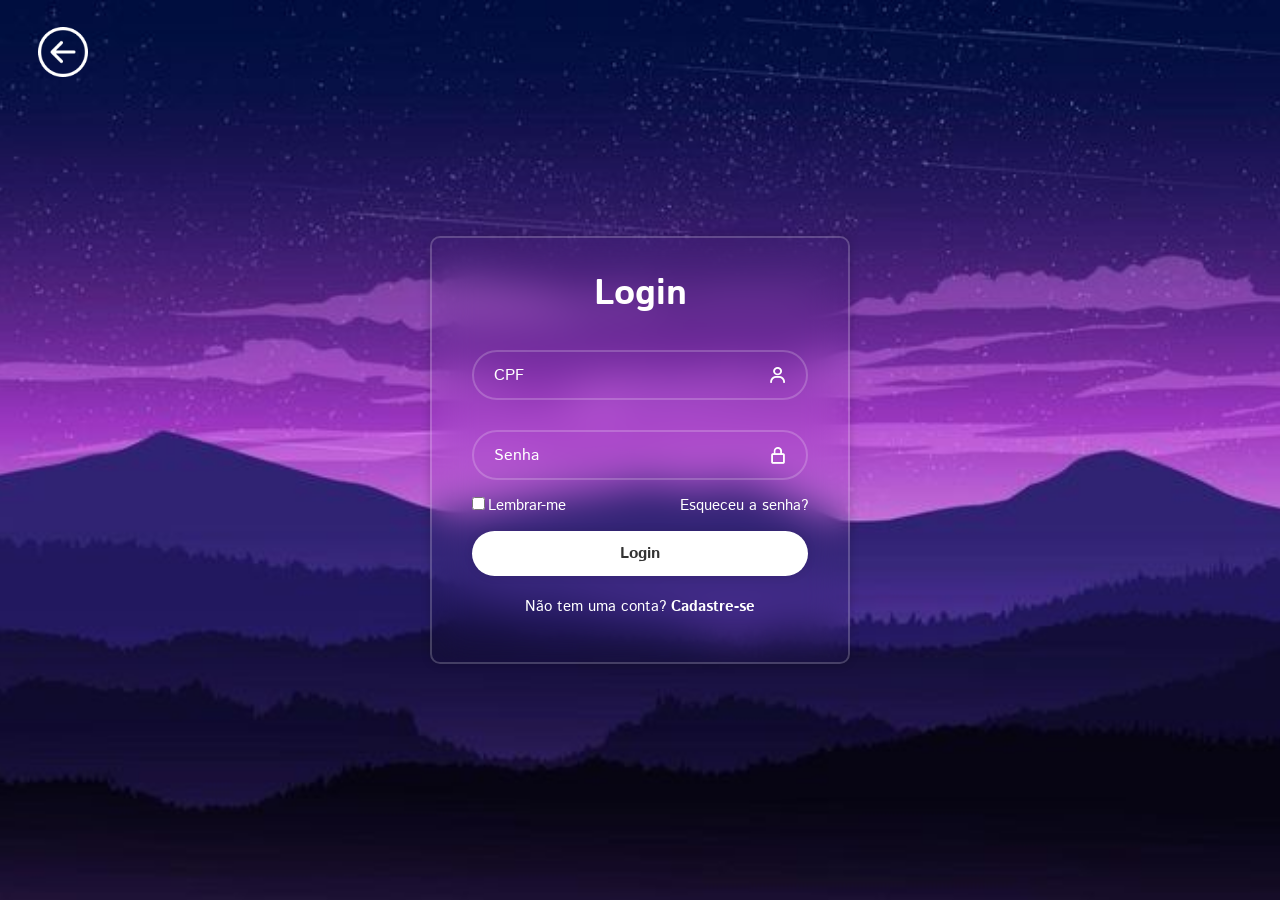
<file: Nova pasta/portal/perfil.html>
<!DOCTYPE html>
<html lang="pt-BR">
<head>
    <meta charset="UTF-8">
    <meta name="viewport" content="width=device-width, initial-scale=1.0">
    <title>Perfil | Aprendizagem Ágil</title>
    <link rel="stylesheet" href="portal.css">
    <link rel="stylesheet" href="perfil.css">
    <link href="https://unpkg.com/boxicons@2.1.4/css/boxicons.min.css" rel="stylesheet">
    <!-- Proteção: só entra quem fez login (o auth.js fica na pasta login) -->
    <script src="../login/auth.js"></script>
    <script>exigirLogin();</script>
</head>
<body>

    <!-- CABEÇALHO (igual ao das outras páginas): logo e menu levam às outras páginas, o avatar é esta página -->
    <header class="topo">
        <a href="./home.html" class="logo" title="Ir para a Home">
            <img src="./imagens/selo-aprendizagem-agil.png" alt="Aprendizagem Ágil">
        </a>

        <nav class="menu">
            <a href="./home.html">Home</a>
            <a href="./curso.html">Cursos</a>
            <a href="./certificado.html">Certificado</a>
        </nav>

        <div class="usuario">
            <a href="./perfil.html" class="link-perfil" title="Meu perfil" aria-current="page">
                <img class="avatar" src="./imagens/avatar-aluno.png" alt="Seu perfil">
            </a>
            <a href="../login/login.html" id="btn-sair" class="btn-sair" aria-label="Sair" title="Sair">
                <i class="bx bx-log-out"></i>
            </a>
        </div>
    </header>

    <main class="perfil">

        <!-- BANNER COM FOTO E NOME -->
        <section class="banner-perfil" aria-label="Seu perfil">
            <img class="foto" src="./imagens/avatar-aluno.png" alt="Sua foto">
            <h1 id="nome-banner">Zandora Colombani</h1>
        </section>

        <div class="colunas">

            <!-- SEUS DADOS -->
            <section class="cartao dados">
                <h2>Seus dados</h2>

                <form id="form-dados" novalidate>
                    <label for="nome">Nome</label>
                    <input type="text" id="nome" name="nome" autocomplete="name" value="Zandora Yuki">

                    <label for="cpf">CPF</label>
                    <input type="text" id="cpf" name="cpf" inputmode="numeric" maxlength="14" placeholder="000.000.000-00" value="12345678901">

                    <label for="meta">Meta de estudo por semana</label>
                    <select id="meta" name="meta">
                        <option value="2">2 horas</option>
                        <option value="3">3 horas</option>
                        <option value="5" selected>5 horas</option>
                        <option value="8">8 horas</option>
                        <option value="10">10 horas</option>
                    </select>

                    <label for="sobre">Sobre você</label>
                    <textarea id="sobre" name="sobre" rows="6"></textarea>

                    <button type="submit" class="btn-salvar">Salvar as alterações</button>
                    <p class="msg-salvo" id="msg-salvo" role="status" hidden>Alterações salvas!</p>
                </form>
            </section>

            <div class="lateral">

                <!-- SEU PROGRESSO -->
                <section class="cartao progresso-card">
                    <h2>Seu progresso</h2>
                    <ul class="linhas">
                        <li>
                            <span>Prova do curso</span>
                            <span class="selo" id="selo-prova">pendente</span>
                        </li>
                        <li>
                            <span>Certificado</span>
                            <span class="selo" id="selo-cert">bloqueado</span>
                        </li>
                    </ul>
                </section>

                <!-- TRILHA DA CERTIFICAÇÃO -->
                <section class="cartao trilha">
                    <h2>Trilha da certificação</h2>
                    <p class="resumo" id="resumo">0 de 12 temas concluídos (0%)</p>

                    <div class="filtros" role="group" aria-label="Filtrar módulos">
                        <button type="button" class="filtro ativo" data-filtro="todos">Todos</button>
                        <button type="button" class="filtro" data-filtro="pendentes">Pendentes</button>
                        <button type="button" class="filtro" data-filtro="concluidos">Concluídos</button>
                    </div>

                    <div class="barra-trilha" role="progressbar" aria-label="Progresso da trilha" aria-valuemin="0" aria-valuemax="100" aria-valuenow="0">
                        <div class="barra-trilha-preenchimento" id="barra-trilha"></div>
                    </div>

                    <ul class="modulos-lista" id="lista-modulos"></ul>

                    <p class="nota" id="nenhum" hidden>Nenhum módulo nesta lista.</p>
                    <p class="nota">Para liberar o certificado, conclua todos os temas e faça a prova do curso no Home.</p>
                </section>

            </div>
        </div>

    </main>

    <script src="./perfil.js"></script>
</body>
</html>
</file>
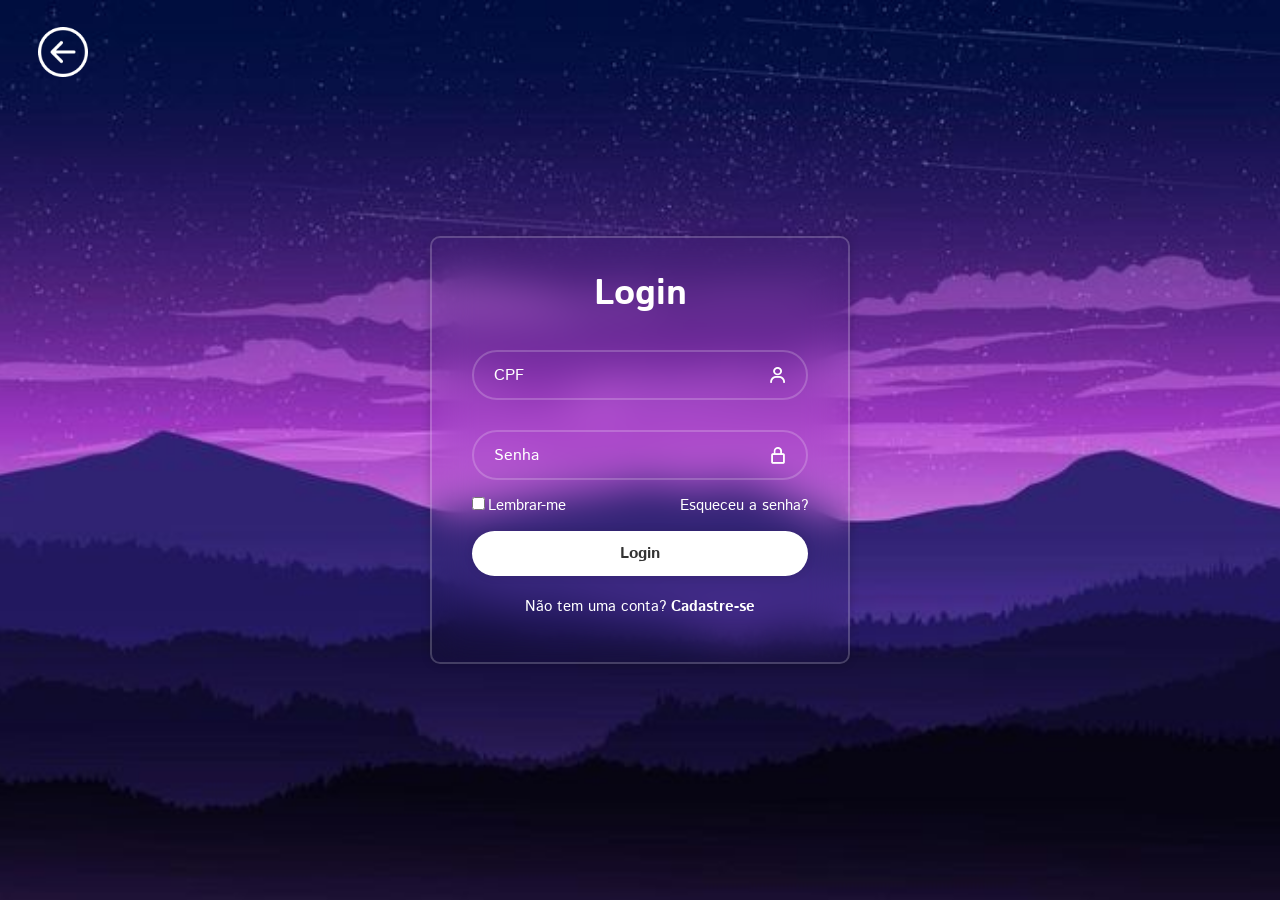
<file: Nova pasta/portal/questao.html>
<!DOCTYPE html>
<html lang="pt-BR">
<head>
    <meta charset="UTF-8">
    <meta name="viewport" content="width=device-width, initial-scale=1.0">
    <title>Prova de certificação | Aprendizagem Ágil</title>
    <link rel="stylesheet" href="questao.css">
    <link rel="stylesheet" href="parcial.css">

    <!-- Proteção: só entra quem fez login (o auth.js fica na pasta login) -->
    <script src="../login/auth.js"></script>
    <script>exigirLogin();</script>
    <script src="certificado.js"></script>
    <script src="prova.js" defer></script>
</head>
<body>

    <main class="prova">

        <h1 class="titulo">
            <span class="seta seta-esq" aria-hidden="true"></span>
            Prova de certificação
            <span class="seta seta-dir" aria-hidden="true"></span>
        </h1>

        <!-- Tempo restante da pergunta (o questao.js controla a largura) -->
        <div class="barra" id="barra" role="progressbar" aria-label="Tempo restante da pergunta" aria-valuemin="0" aria-valuemax="150" aria-valuenow="150">
            <div class="barra-preenchimento" id="barra-preenchimento"></div>
        </div>

        <div class="corpo">

            <!-- ESQUERDA: contador, enunciado e figura -->
            <section class="coluna-pergunta">
                <p class="contador" id="contador"></p>
                <p class="media" id="media"></p>

                <div class="cartao-pergunta">
                    <p class="enunciado" id="enunciado"></p>
                    <img class="figura" id="figura" alt="" hidden>
                </div>
            </section>

            <!-- DIREITA: alternativas e botões -->
            <section class="coluna-respostas">
                <div class="respostas-topo">
                    <h2 id="selecione">Selecione 1 alternativa</h2>
                    <p class="tempo" id="tempo" role="timer">150s</p>
                </div>

                <div class="alternativas" id="alternativas" role="radiogroup" aria-labelledby="selecione"></div>

                <div class="acoes">
                    <button type="button" class="botao" id="btn-parar">Parar prova</button>
                    <button type="button" class="botao" id="btn-proxima">Ir para a próxima pergunta</button>
                </div>
            </section>

        </div>

        <nav class="paginacao" id="paginacao" aria-label="Perguntas da prova"></nav>
    </main>

    <!-- CONFIRMAÇÃO: continuar ou parar a prova -->
    <dialog class="dialogo" id="dialogo-parar" aria-labelledby="parar-titulo" aria-describedby="parar-texto">
        <h2 id="parar-titulo">Deseja parar a prova?</h2>
        <p id="parar-texto">O tempo fica pausado enquanto você decide. Se parar, seu progresso é salvo e você continua de onde parou quando quiser.</p>
        <div class="dialogo-acoes">
            <button type="button" class="botao botao-secundario" id="btn-confirmar-parar">Parar prova</button>
            <button type="button" class="botao" id="btn-continuar" autofocus>Continuar prova</button>
        </div>
    </dialog>

    <!-- PROVA PAUSADA: o que acertou, o que errou e o tempo que falta (aparece ao parar) -->
    <dialog class="dialogo" id="dialogo-parcial" aria-labelledby="parcial-titulo" aria-describedby="parcial-texto">
        <h2 id="parcial-titulo">Prova pausada</h2>
        <p id="parcial-texto"></p>
        <ul class="parcial-lista" id="parcial-lista"></ul>
        <div class="dialogo-acoes">
            <a class="botao" id="btn-parcial-voltar" href="./home.html">Voltar ao portal</a>
        </div>
    </dialog>

</body>
</html>
</file>
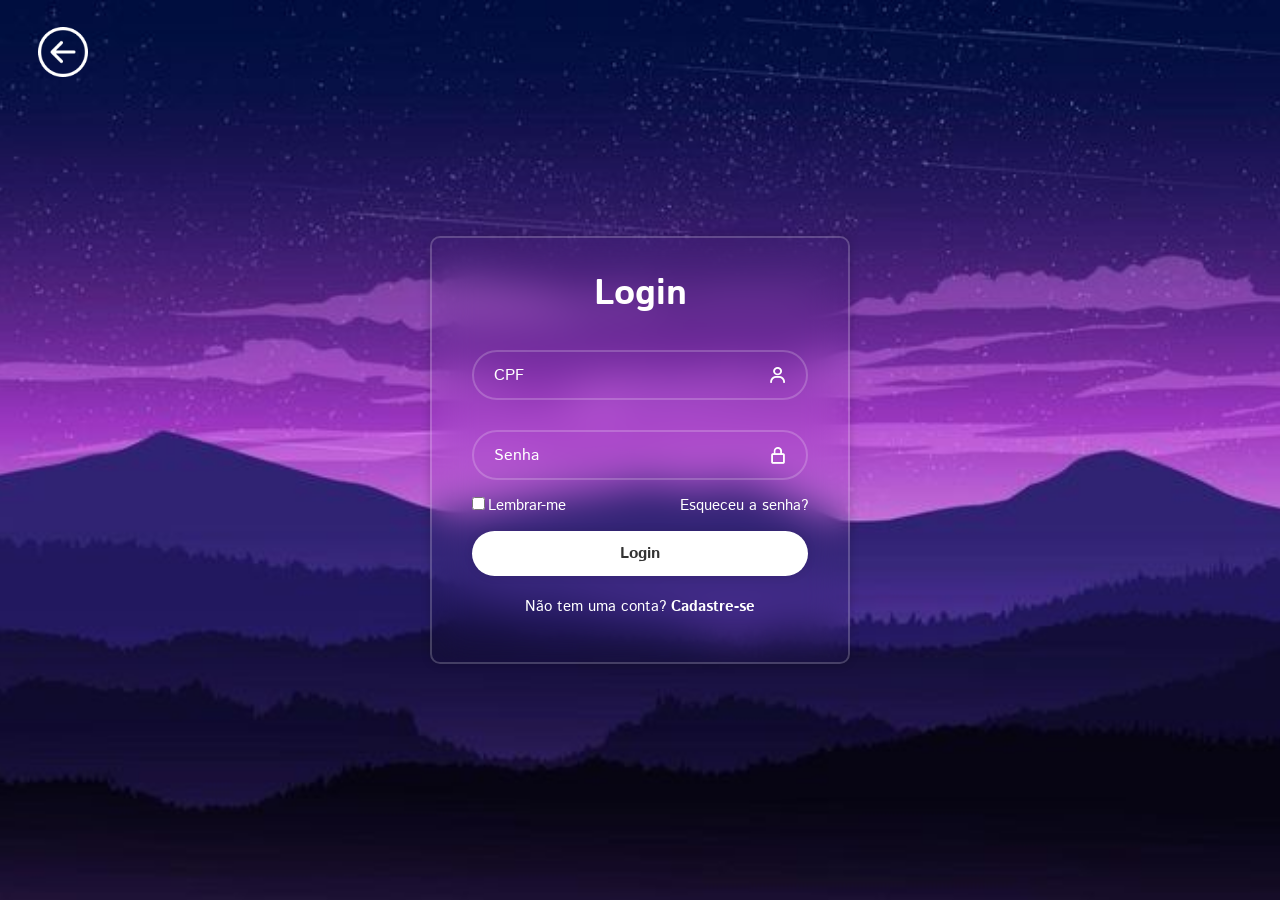
<file: Nova pasta/portal/resultado.html>
<!DOCTYPE html>
<html lang="pt-BR">
<head>
    <meta charset="UTF-8">
    <meta name="viewport" content="width=device-width, initial-scale=1.0">
    <title>Resultado da prova | Aprendizagem Ágil</title>
    <link rel="stylesheet" href="resultado.css">

    <!-- Proteção: só entra quem fez login (o auth.js fica na pasta login) -->
    <script src="../login/auth.js"></script>
    <script>exigirLogin();</script>
    <script src="certificado.js"></script>
    <script src="resultado.js" defer></script>
</head>
<body>

    <header class="topo">
        <a href="home.html" class="voltar" aria-label="Voltar para a home" title="Voltar">
            <svg viewBox="0 0 48 48" width="56" height="56" aria-hidden="true">
                <circle cx="24" cy="24" r="21" fill="none" stroke="currentColor" stroke-width="3"/>
                <path d="M33 24H15M22 16l-8 8 8 8" fill="none" stroke="currentColor" stroke-width="3" stroke-linecap="round" stroke-linejoin="round"/>
            </svg>
        </a>
    </header>

    <main>
        <!-- APROVADO -->
        <section class="cartao aprovado" id="tela-aprovado" hidden>
            <svg class="estrelas" viewBox="0 0 260 150" aria-hidden="true">
                <defs>
                    <linearGradient id="ouro" x1="0" y1="0" x2="1" y2="1">
                        <stop offset="0" stop-color="#FFC21A"/>
                        <stop offset="1" stop-color="#FF8A3D"/>
                    </linearGradient>
                    <path id="estrela" d="M50 4l13 30 33 3-25 22 8 32-29-17-29 17 8-32L4 37l33-3z"/>
                </defs>
                <use href="#estrela" fill="url(#ouro)" transform="translate(-2 62) scale(.6) rotate(-14 50 50)"/>
                <use href="#estrela" fill="url(#ouro)" transform="translate(80 0)"/>
                <use href="#estrela" fill="url(#ouro)" transform="translate(166 62) scale(.6) rotate(14 50 50)"/>
            </svg>
            <h1>Parabéns!</h1>
            <p class="destaque">Você foi aprovado!</p>
            <p class="nota">Sua nota foi <span data-nota></span>%</p>
            <p>Seu esforço e dedicação fizeram a diferença.<br>Continue assim!</p>
            <p class="aviso">Para baixar seu certificado, acesse<br>a página de Certificados e<br>clique na opção de download.</p>
            <div class="acoes">
                <a class="botao" href="./home.html">Voltar ao início</a>
            </div>
        </section>

        <!-- REPROVADO -->
        <section class="cartao reprovado" id="tela-reprovado" hidden>
            <div class="livros" aria-hidden="true">📚</div>
            <h1>Não foi dessa vez</h1>
            <p class="destaque">Você foi reprovado</p>
            <p class="nota">Sua nota foi <span data-nota></span>% &nbsp;–&nbsp; <span data-acertos></span> de <span data-total></span> questões corretas</p>
            <p class="aviso">A nota mínima para aprovação é <span data-minimo></span>%.<br>Revise o conteúdo e tente novamente – você consegue!</p>
            <div class="acoes">
                <button type="button" class="botao" id="btn-tentar">Tentar de novo</button>
                <a class="botao contorno" href="./home.html">Voltar ao início</a>
            </div>
        </section>
    </main>

</body>
</html>
</file>
<file: Nova pasta/home/curso.css>
@import url('https://fonts.googleapis.com/css2?family=Istok+Web:ital,wght@0,400;0,700;1,400;1,700&family=Julius+Sans+One&family=Nunito:ital,wght@0,200..1000;1,200..1000&family=Quicksand:wght@300..700&display=swap');
@import url('https://fonts.googleapis.com/css2?family=Istok+Web:ital,wght@0,400;0,700;1,400;1,700&family=Julius+Sans+One&family=Kulim+Park:ital,wght@0,200;0,300;0,400;0,600;0,700;1,200;1,300;1,400;1,600;1,700&family=Nunito:ital,wght@0,200..1000;1,200..1000&family=Quicksand:wght@300..700&display=swap');
*{
    margin: 0;
    padding: 0;
    box-sizing: border-box;
}

html{ scroll-behavior: smooth; }

body{
    font-family: 'Julius Sans One', sans-serif;
    color: #fff;
    line-height: 1.5;
    background: #000;
}

/* imagens nunca estouram nem são cortadas, a altura acompanha a largura */
img{ display: block; max-width: 100%; height: auto; }

a{ 
    color: inherit; 
    text-decoration: none; 
}

a:focus-visible{ 
    outline: 2px solid #fff; 
    outline-offset: 3px; 
}

.container{ 
    width: min(1100px, 90%); 
    margin: 0 auto; 
}

/* ---------- MENU ---------- */
.menu{
    position: fixed;
    top: 20px;
    left: 50%;
    transform: translateX(-50%);
    z-index: 10;
    display: flex;
    gap: 4px;
    padding: 4px;
    background: #e4e4ea;
    border-radius: 999px;
    font-family: 'Jost', sans-serif;
}

.menu a{
    color: #111;
    font-size: 20px;
    padding: 6px 16px;
    border-radius: 999px;
}

.menu a.ativo{ 
    background: #fff; 
}

.menu a:focus-visible{ 
    outline-color: #2a25a8; 
    outline-offset: 0; 
}

/* ---------- HERO ---------- */
.hero{
    min-height: 100vh;
    display: flex;
    flex-direction: column;
    align-items: center;
    justify-content: center;
    gap: 40px;
    padding: 100px 5% 60px;
    text-align: center;
    background:
        linear-gradient(#000, transparent 55%),
        url('./images/fundo.png') center / cover no-repeat,
        #000;
}

.hero h1{
    font-family: 'EB Garamond', serif;
    font-weight: 400;
    font-size: clamp(36px, 6vw, 72px);
    line-height: 1.15;
}

.btn-comecar{
    display: inline-flex;
    align-items: center;
    gap: 16px;
    padding: 6px 6px 6px 20px;
    border: 1px solid #fff;
    border-radius: 999px;
    background: #000;
    font-family: 'EB Garamond', serif;
    font-size: 20px;
}

.btn-comecar span{
    background: #fff;
    color: #000;
    padding: 4px 22px;
    border-radius: 999px;
}

.font1{
    font-family: 'Kulim Park', sans-serif;
    font-size: 20px;
}

.titulo{
    font-weight: 300;
    font-size: clamp(28px, 3.5vw, 40px);
    font-variant: small-caps;
    letter-spacing: .08em;
    text-align: center;
}

/* ---------- CONHEÇA O NOSSO CURSO ---------- */
#curso{
    padding: 100px 0 140px;
    background: linear-gradient(#000, #4b0096 30%, #6a00b8 55%, #2a0a8f 85%, #000);
}

.modulos{
    display: grid;
    gap: 56px;
    margin-top: 80px;
}

.modulo{
    display: grid;
    grid-template-columns: 1fr 1fr;
    align-items: center;
    gap: 48px;
}

.modulo:nth-child(even) 
img{ 
    order: 2; 
}

.modulo img{
    width: 100%;
    max-width: 480px;
    aspect-ratio: 8 / 5;
    object-fit: cover;
    border-radius: 18px;
    justify-self: center;
}

.modulo p{
    max-width: 360px;
    justify-self: center;
    font-size: clamp(17px, 1.8vw, 24px);
}

/* ---------- FEEDBACKS ---------- */
#feedbacks{ 
    padding: 100px 0; 
}

.lista-feedbacks{
    display: grid;
    grid-template-columns: repeat(3, 1fr);
    gap: 32px;
    margin-top: 80px;
}

.feedback{
    position: relative;
    padding: 26px;
    border: 3px solid #fff;
    border-radius: 16px;
    background: #000;
}

/* aspas que "quebram" a borda do quadro */
.feedback::before,
.feedback::after{
    position: absolute;
    height: 36px;
    padding: 0 8px;
    overflow: hidden;
    background: #000;
    font: 600 72px/1 'EB Garamond', serif;
}

.feedback::before{ content: "“"; top: -18px; left: 24px; }
.feedback::after{ content: "”"; bottom: -18px; right: 24px; }

.feedback div{
    min-height: 240px;
    padding: 26px 22px;
    background: #6b46c9;
    font-family: 'EB Garamond', serif;
}

.feedback h3{ 
    margin-bottom: 20px; 
    font-size: 24px; 
    font-weight: 600; 
}

.feedback p{ 
    font-size: 19px; 
    font-weight: 500; 
    line-height: 1.35; 
    font-family: 'Nunito', sans-serif;
}

/* ---------- CERTIFICADO ---------- */
.certificado{
    display: grid;
    grid-template-columns: minmax(0, 1fr) minmax(0, 1.35fr);
    align-items: start;
    gap: 48px;
    padding: 100px 5% 140px;
    background:
        radial-gradient(circle at 85% 15%, rgba(124, 77, 255, .4), transparent 45%),
        linear-gradient(#000, #12084f 55%, #000);
}

.selo{
    display: flex;
    align-items: center;
    gap: 14px;
    font-weight: 300;
    text-transform: uppercase;
    letter-spacing: .04em;
}

.selo::before{
    content: "";
    width: 56px;
    height: 2px;
    background: #A947FF;
}

.certificado .titulo{ 
    margin: 24px 0 32px; 
    text-align: left; 
}

.titulo span{ 
    display: block; 
    color: #a78bfa; }

.descricao{ max-width: 520px; color: #ddd; }

.lista-check{
    display: grid;
    gap: 20px;
    margin-top: 48px;
    list-style: none;
}

.lista-check li{
    display: flex;
    align-items: center;
    gap: 16px;
    color: #d9ccff;
}

.lista-check li::before{
    content: "✓";
    flex: none;
    display: grid;
    place-items: center;
    width: 42px;
    height: 42px;
    border-radius: 50%;
    background: #A947FF;
    color: #fff;
}

.certificado figcaption{
    margin-bottom: 12px;
    font-size: 14px;
    font-variant: small-caps;
    letter-spacing: .1em;
    color: #d9ccff;
}

.certificado figure img{
    width: 100%;
    box-shadow: -16px 16px 0 #3a22b3;
}

/* ---------- RODAPÉ ---------- */
footer{
    display: flex;
    justify-content: center;
    align-items: center;
    gap: 30px;
    padding: 30px 5%;
    background: #1d1090;
    text-align: center;
}

.logo{
    display: flex;
    align-items: center;
    gap: 12px;
    padding-right: 30px;
    border-right: 2px solid #fff;
    font-size: 32px;
}

.logo img{ 
    width: 70px; 
}

.marca{
    font-family: 'Julius Sans One', sans-serif;
    font-size: 35px;
}

.font2{
    font-family: 'Kulim Park', sans-serif;
    font-size: 17px;
}

/* ---------- CELULAR ---------- */
@media (max-width: 768px){
    .modulo, .lista-feedbacks, .certificado{ 
        grid-template-columns: 1fr; 
    }

    .modulo:nth-child(even) 
    img{ 
        order: 0; 
    }

    .modulo p{ 
        max-width: none; 
        text-align: center; 
    }

    .lista-feedbacks{ 
        gap: 48px; 
    }

    footer{ 
        flex-direction: column; 
    }

    .logo{ 
        border-right: 0; 
        padding-right: 0; 
    }
}

@media (prefers-reduced-motion: reduce){
    html{ scroll-behavior: auto; 
    }

}
</file>
<file: Nova pasta/home/home.css>
@import url('https://fonts.googleapis.com/css2?family=Istok+Web:ital,wght@0,400;0,700;1,400;1,700&family=Julius+Sans+One&family=Nunito:ital,wght@0,200..1000;1,200..1000&family=Quicksand:wght@300..700&display=swap');
@import url('https://fonts.googleapis.com/css2?family=Istok+Web:ital,wght@0,400;0,700;1,400;1,700&family=Julius+Sans+One&family=Kulim+Park:ital,wght@0,200;0,300;0,400;0,600;0,700;1,200;1,300;1,400;1,600;1,700&family=Nunito:ital,wght@0,200..1000;1,200..1000&family=Quicksand:wght@300..700&display=swap');

*{
    margin: 0;
    padding: 0;
    box-sizing: border-box;
}

html{ scroll-behavior: smooth; }

body{
    font-family: 'Julius Sans One', sans-serif;
    color: #fff;
    line-height: 1.5;
    background: #000;
}

/* imagens nunca estouram nem são cortadas, a altura acompanha a largura */
img{ display: block; max-width: 100%; height: auto; }

a{ 
    color: inherit; 
    text-decoration: none; 
}

a:focus-visible{ 
    outline: 2px solid #fff; 
    outline-offset: 3px; 
}

.container{ 
    width: min(1100px, 90%); 
    margin: 0 auto; 
}

/* ---------- MENU ---------- */
.menu{
    position: fixed;
    top: 20px;
    left: 50%;
    transform: translateX(-50%);
    z-index: 10;
    display: flex;
    gap: 4px;
    padding: 4px;
    background: #e4e4ea;
    border-radius: 999px;
    font-family: 'Jost', sans-serif;
}

.menu a{
    color: #111;
    font-size: 20px;
    padding: 6px 16px;
    border-radius: 999px;
}

.menu a.ativo{ 
    background: #fff; 
}

.menu a:focus-visible{ 
    outline-color: #2a25a8; 
    outline-offset: 0; 
}

/* ---------- HERO ---------- */
.hero{
    min-height: 100vh;
    display: flex;
    flex-direction: column;
    align-items: center;
    justify-content: center;
    gap: 40px;
    padding: 100px 5% 60px;
    text-align: center;
    background:
        linear-gradient(#000, transparent 55%),      /* topo escurecendo, como no layout (pode tirar) */
        url('./images/fundo.png') center / cover no-repeat,
        #000;
}
        

.hero h1{
    font-family: 'EB Garamond', serif;
    font-weight: 400;
    font-size: clamp(36px, 6vw, 72px);
    line-height: 1.15;
}

.btn-comecar{
    display: inline-flex;
    align-items: center;
    gap: 16px;
    padding: 6px 6px 6px 20px;
    border: 1px solid #fff;
    border-radius: 999px;
    background: #000;
    font-family: 'EB Garamond', serif;
    font-size: 20px;
}

.btn-comecar span{
    background: #fff;
    color: #000;
    padding: 4px 22px;
    border-radius: 999px;
}

.font1{
    font-family: 'Kulim Park', sans-serif;
    font-size: 17px;
}

.cards figcaption{ 
    margin-top: 16px; 
    font-size: 60px;
    font-family: 'Kulim Park', sans-serif;
}

/* ---------- INVISTA NO SEU FUTURO ---------- */
.invista{
    display: grid;
    grid-template-columns: 1fr 1fr;
    align-items: center;
    gap: 40px;
    padding: 100px 0;
}

.invista h2{
    font-weight: 300;
    font-size: clamp(28px, 3.5vw, 40px);
    letter-spacing: .08em;
    text-transform: uppercase;
    margin-bottom: 24px;
}

.invista p{ 
    max-width: 340px; 
    margin-bottom: 40px; 
}

.btn-matricula{
    display: inline-block;
    font-family: 'Kulim Park', sans-serif;
    background: #2a25a8;
    padding: 12px 40px;
    border-radius: 999px;
}

.notebook{
    width: 100%;
    height: auto;;
}

/* ---------- FAIXA ROXA ---------- */
.faixa{
    display: grid;
    grid-template-columns: 1fr 1fr;
    align-items: center;
    background: #6a2fe0;
}

.faixa img{ 
    width: 100%; 
    height: 220px; 
    object-fit: cover; 
}

.faixa p{ 
    max-width: 520px; 
    padding: 24px 50px; 
    font-size: 18px; 
    line-height: 1.3; 
}

.faixa .triangulos{
    width: 100%;
    height: 100%;
}


/* ---------- BENEFÍCIOS ---------- */
.beneficios{
    display: grid;
    grid-template-columns: repeat(3, 1fr);
    gap: 40px;
    padding: 140px 0;
    text-align: center;
}

.beneficios img{ width: auto; height: 60px; margin: 0 auto 12px; }

/* ---------- PROFESSORES ---------- */
.professores{
    padding: 100px 5%;
    text-align: center;
    display: grid;
    /* brilho roxo nas laterais */
    background:
        radial-gradient(ellipse at 0% 65%, #fff, #7F67DC, #6a2fe0, transparent 35%),
        radial-gradient(ellipse at 100% 65%, #fff, #7F67DC, #6a2fe0, transparent 35%),
        #000;
}

.professores h2{ 
    font-weight: 400; font-size: 20px; margin-bottom: 40px; }

.cards{
    display: grid;
    grid-template-columns: repeat(3, 1fr);
    gap: 24px;
    width: min(900px, 100%);
    margin: 0 auto;
}

/* object-position: top mantém o rosto na foto */
.cards img{
    width: 100%;
    aspect-ratio: 3 / 5;
    object-fit: cover;
    object-position: top;
    border-radius: 999px;
}

.cards figcaption{ margin-top: 16px; font-size: 14px; font-weight: 500; }

/* ---------- RODAPÉ ---------- */
footer{
    display: flex;
    justify-content: center;
    align-items: center;
    gap: 30px;
    padding: 30px 5%;
    background: #1d1090;
    text-align: center;
}

.logo{
    display: flex;
    align-items: center;
    gap: 12px;
    padding-right: 30px;
    border-right: 2px solid #fff;
    font-size: 32px;
}

.logo img{ 
    width: 70px; 
}

.marca{
    font-family: 'Julius Sans One', sans-serif;
    font-size: 35px;
}

.font2{
    font-family: 'Kulim Park', sans-serif;
    font-size: 17px;
}

/* ---------- CELULAR ---------- */
@media (max-width: 768px){
    .invista, .faixa, .beneficios, .cards{ grid-template-columns: 1fr; }
    .invista{ padding: 60px 0; }
    .beneficios{ padding: 80px 0; }
    .cards{ max-width: 320px; }
    footer{ flex-direction: column; }
    .logo{ border-right: 0; padding-right: 0; }
}

@media (prefers-reduced-motion: reduce){
    html{ scroll-behavior: auto; }
}
</file>
<file: Nova pasta/login/styles2.css>
@import url('https://fonts.googleapis.com/css2?family=Istok+Web:ital,wght@0,400;0,700;1,400;1,700&display=swap');

*{
    margin: 0;
    padding: 0;
    box-sizing: border-box;
    font-family: 'Istok Web', sans-serif;
}

body{
    display: flex;
    justify-content: center;
    align-items: center;
    min-height: 100vh;
    background: url('./images/paisagem.jpg') no-repeat center;
    background-size: cover;
}

.wrapper{
    width: 420px;
    background: transparent;
    border: 2px solid rgba(255,255,255, .2);
    backdrop-filter: blur(20px);
    box-shadow: 0 0 10px rgba(0,0,0, .2);
    color: #fff;
    border-radius: 10px;
    padding: 30px 40px;
}

.wrapper h1{
    font-size: 36px;
    text-align: center;
}

.wrapper .input-box{
    position: relative;
    width: 100%;
    height: 50px;
    margin: 30px 0;
}

.input-box input{
    width: 100%;
    height: 100%;
    background: transparent;
    border: none;
    outline: none;
    border: 2px solid rgba(255,255,255, .2);
    border-radius: 45px;
    font-size: 16px;
    color: #fff;
    padding: 20px 45px 20px 20px;
}

.input-box input::placeholder{
    color: #fff;
}

.input-box i{
    position: absolute;
    right: 20px;
    top: 50%;
    transform: translateY(-50%);
    font-size: 20px;
}

.wrapper .remember-forgot{
    display: flex;
    justify-content: space-between;
    font-size: 14.5px;
    margin: -15px 0 15px;
}

.remember-forgot label input{
    accent-color: #fff;
    margin-right: 3px;
}

.remember-forgot a{
    color: #fff;
    text-decoration: none;
}

.remember-forgot a:hover{
    text-decoration: underline;
}

.wrapper .btn{
    width: 100%;
    height: 45px;
    background: #fff;
    border: none;
    outline: none;
    border-radius: 40px;
    box-shadow: 0 0 10px rgba(0,0,0, .1);
    cursor: pointer;
    font-size: 16px;
    color: #333;
    font-weight: 600;
}

.wrapper .register-link{
    font-size: 14.5px;
    text-align: center;
    margin: 20px 0 15px;
}

.register-link p a{
    color: #fff;
    text-decoration: none;
    font-weight: 600;
}

.register-link p a:hover{
    text-decoration: underline;
}
</file>
<file: Nova pasta/login/mensagens.css>
.mensagem{
    display: none;
    margin: 0 0 15px;
    padding: 10px 14px;
    border-radius: 10px;
    font-size: 14.5px;
    text-align: center;
}

.mensagem.erro{
    display: block;
    background: rgba(180, 30, 30, .45);
    border: 1px solid rgba(255, 130, 130, .6);
}

.mensagem.ok{
    display: block;
    background: rgba(20, 120, 60, .45);
    border: 1px solid rgba(120, 230, 150, .6);
}
</file>
<file: Nova pasta/login/styles3.css>
@import url('https://fonts.googleapis.com/css2?family=Istok+Web:ital,wght@0,400;0,700;1,400;1,700&display=swap');

*{
    margin: 0;
    padding: 0;
    box-sizing: border-box;
    font-family: 'Istok Web', sans-serif;
}

body{
    display: flex;
    justify-content: center;
    align-items: center;
    min-height: 100vh;
    background: url('./images/paisagem.jpg') no-repeat center;
    background-size: cover;
}

.wrapper{
    width: 420px;
    background: transparent;
    border: 2px solid rgba(255,255,255, .2);
    backdrop-filter: blur(20px);
    box-shadow: 0 0 10px rgba(0,0,0, .2);
    color: #fff;
    border-radius: 10px;
    padding: 30px 40px;
}

.wrapper h1{
    font-size: 36px;
    text-align: center;
}

.wrapper .input-box{
    position: relative;
    width: 100%;
    height: 50px;
    margin: 30px 0;
}

.input-box input{
    width: 100%;
    height: 100%;
    background: transparent;
    border: none;
    outline: none;
    border: 2px solid rgba(255,255,255, .2);
    border-radius: 45px;
    font-size: 16px;
    color: #fff;
    padding: 20px 45px 20px 20px;
}

.input-box input::placeholder{
    color: #fff;
}

.input-box i{
    position: absolute;
    right: 20px;
    top: 50%;
    transform: translateY(-50%);
    font-size: 20px;
}

.wrapper .remember-forgot{
    display: flex;
    justify-content: space-between;
    font-size: 14.5px;
    margin: -15px 0 15px;
}

.remember-forgot label input{
    accent-color: #fff;
    margin-right: 3px;
}

.remember-forgot a{
    color: #fff;
    text-decoration: none;
}

.remember-forgot a:hover{
    text-decoration: underline;
}

.wrapper .btn{
    width: 100%;
    height: 45px;
    background: #fff;
    border: none;
    outline: none;
    border-radius: 40px;
    box-shadow: 0 0 10px rgba(0,0,0, .1);
    cursor: pointer;
    font-size: 16px;
    color: #333;
    font-weight: 600;
}

.wrapper .register-link{
    font-size: 14.5px;
    text-align: center;
    margin: 20px 0 15px;
}

.register-link p a{
    color: #fff;
    text-decoration: none;
    font-weight: 600;
}

.register-link p a:hover{
    text-decoration: underline;
}

.recup{
    text-align: left;
    margin: 15px 0 12px;
    font-size: 18px;
}

.lock{
    width: 100px;
    aspect-ratio: 116 / 120;   /* a altura sai sozinha (+-103px) */
    background: url('./images/recup_senha.png') no-repeat center;
    background-size: contain;
    margin: 0 auto 20px;
}
</file>
<file: Nova pasta/login/styles.css>
@import url('https://fonts.googleapis.com/css2?family=Istok+Web:ital,wght@0,400;0,700;1,400;1,700&display=swap');

*{
    margin: 0;
    padding: 0;
    box-sizing: border-box;
    font-family: 'Istok Web', sans-serif;
}

body{
    display: flex;
    justify-content: center;
    align-items: center;
    min-height: 100vh;
    background: url('./images/paisagem.jpg') no-repeat center;
    background-size: cover;
}

.wrapper{
    width: 420px;
    background: transparent;
    border: 2px solid rgba(255,255,255, .2);
    backdrop-filter: blur(20px);
    box-shadow: 0 0 10px rgba(0,0,0, .2);
    color: #fff;
    border-radius: 10px;
    padding: 30px 40px;
}

.wrapper h1{
    font-size: 36px;
    text-align: center;
}

.wrapper .input-box{
    position: relative;
    width: 100%;
    height: 50px;
    margin: 30px 0;
}

.input-box input{
    width: 100%;
    height: 100%;
    background: transparent;
    border: none;
    outline: none;
    border: 2px solid rgba(255,255,255, .2);
    border-radius: 45px;
    font-size: 16px;
    color: #fff;
    padding: 20px 45px 20px 20px;
}

.input-box input::placeholder{
    color: #fff;
}

.input-box i{
    position: absolute;
    right: 20px;
    top: 50%;
    transform: translateY(-50%);
    font-size: 20px;
}

.wrapper .remember-forgot{
    display: flex;
    justify-content: space-between;
    font-size: 14.5px;
    margin: -15px 0 15px;
}

.remember-forgot label input{
    accent-color: #fff;
    margin-right: 3px;
}

.remember-forgot a{
    color: #fff;
    text-decoration: none;
}

.remember-forgot a:hover{
    text-decoration: underline;
}

.wrapper .btn{
    width: 100%;
    height: 45px;
    background: #fff;
    border: none;
    outline: none;
    border-radius: 40px;
    box-shadow: 0 0 10px rgba(0,0,0, .1);
    cursor: pointer;
    font-size: 16px;
    color: #333;
    font-weight: 600;
}

.wrapper .register-link{
    font-size: 14.5px;
    text-align: center;
    margin: 20px 0 15px;
}

.register-link p a{
    color: #fff;
    text-decoration: none;
    font-weight: 600;
}

.register-link p a:hover{
    text-decoration: underline;
}

.back-btn{
    position: absolute;
    top: 27px;
    left: 38px;
}

.back-btn img{
    display: block;
    width: 50px;  
    transition: transform .2s;
}

.back-btn:hover img{
    transform: scale(1.1);
}
</file>
<file: Nova pasta/login/styles4.css>
@import url('https://fonts.googleapis.com/css2?family=Istok+Web:ital,wght@0,400;0,700;1,400;1,700&display=swap');

*{
    margin: 0;
    padding: 0;
    box-sizing: border-box;
    font-family: 'Istok Web', sans-serif;
}

body{
    display: flex;
    justify-content: center;
    align-items: center;
    min-height: 100vh;
    background: url('./images/paisagem.jpg') no-repeat center;
    background-size: cover;
}

.wrapper{
    width: 420px;
    background: transparent;
    border: 2px solid rgba(255,255,255, .2);
    backdrop-filter: blur(20px);
    box-shadow: 0 0 10px rgba(0,0,0, .2);
    color: #fff;
    border-radius: 10px;
    padding: 30px 40px;
}

.wrapper h1{
    font-size: 36px;
    text-align: center;
}

.wrapper .input-box{
    position: relative;
    width: 100%;
    height: 50px;
    margin: 30px 0;
}

.input-box input{
    width: 100%;
    height: 100%;
    background: transparent;
    border: none;
    outline: none;
    border: 2px solid rgba(255,255,255, .2);
    border-radius: 45px;
    font-size: 16px;
    color: #fff;
    padding: 20px 45px 20px 20px;
}

.input-box input::placeholder{
    color: #fff;
}

.input-box i{
    position: absolute;
    right: 20px;
    top: 50%;
    transform: translateY(-50%);
    font-size: 20px;
}

.wrapper .remember-forgot{
    display: flex;
    justify-content: space-between;
    font-size: 14.5px;
    margin: -15px 0 15px;
}

.remember-forgot label input{
    accent-color: #fff;
    margin-right: 3px;
}

.remember-forgot a{
    color: #fff;
    text-decoration: none;
}

.remember-forgot a:hover{
    text-decoration: underline;
}

.wrapper .btn{
    width: 100%;
    height: 45px;
    background: #fff;
    border: none;
    outline: none;
    border-radius: 40px;
    box-shadow: 0 0 10px rgba(0,0,0, .1);
    cursor: pointer;
    font-size: 16px;
    color: #333;
    font-weight: 600;
}

.wrapper .register-link{
    font-size: 14.5px;
    text-align: center;
    margin: 20px 0 15px;
}

.register-link p a{
    color: #fff;
    text-decoration: none;
    font-weight: 600;
}

.register-link p a:hover{
    text-decoration: underline;
}

.recup{
    text-align: center;
    margin: 15px 0 12px;
    font-size: 18px;
}

.lockout{
    width: 100px;
    aspect-ratio: 1 / 1;   /* quadrada: altura = largura */
    background: url('./images/senha_nova.png') no-repeat center;
    background-size: contain;
    margin: 0 auto 20px;
}
</file>
<file: Nova pasta/portal/portal.css>
@import url('https://fonts.googleapis.com/css2?family=Istok+Web:ital,wght@0,400;0,700;1,400;1,700&family=Julius+Sans+One&family=Nunito:ital,wght@0,200..1000;1,200..1000&family=Quicksand:wght@300..700&display=swap');
@import url('https://fonts.googleapis.com/css2?family=Istok+Web:ital,wght@0,400;0,700;1,400;1,700&family=Julius+Sans+One&family=Kulim+Park:ital,wght@0,200;0,300;0,400;0,600;0,700;1,200;1,300;1,400;1,600;1,700&family=Nunito:ital,wght@0,200..1000;1,200..1000&family=Quicksand:wght@300..700&display=swap');
@import url('https://fonts.googleapis.com/css2?family=Istok+Web:ital,wght@0,400;0,700;1,400;1,700&family=Italiana&family=Julius+Sans+One&family=Kulim+Park:ital,wght@0,200;0,300;0,400;0,600;0,700;1,200;1,300;1,400;1,600;1,700&family=Nunito:ital,wght@0,200..1000;1,200..1000&family=Quicksand:wght@300..700&display=swap');

*{
    margin: 0;
    padding: 0;
    box-sizing: border-box;
}

html{ scroll-behavior: smooth; }

body{
    font-family: 'Kulim Park', sans-serif;
    color: #fff;
    line-height: 1.5;
    background: #bcbcdc;
}

img{ display: block; max-width: 100%; height: auto; }

a{ 
    color: inherit; 
    text-decoration: none; 
}

button{ 
    border: 0; 
    font: inherit; 
    color: inherit; 
    cursor: pointer; 
}

a:focus-visible,
button:focus-visible{ 
    outline: 3px solid #a733ff; 
    outline-offset: 3px; 
}

/* ---------- TOPO ---------- */
.topo{
    display: flex;
    align-items: center;
    gap: 130px;
    height: 90px;
    padding: 0 28px 0 25px;
    background: #7712d6;
}

.logo img{ 
    width: 68px; 
    height: 68px; 
    border-radius: 50%; 
    background: #fff; 
}

.menu{
    display: flex;
    gap: 56px;
    font-size: 24px;
}

.menu a{
    padding-bottom: 2px;
    border-bottom: 3px solid transparent;
}

.menu a.ativo{ border-bottom-color: #c840ff; }

.usuario{
    margin-left: auto;
    display: flex;
    align-items: center;
    gap: 27px;
}

.avatar{
    width: 58px;
    height: 58px;
    border-radius: 50%;
    object-fit: cover;
    background: #fff;
}

.btn-sair{
    display: grid;
    place-items: center;
    width: 40px;
    height: 40px;
    border-radius: 10px;
    background: rgba(255, 255, 255, .16);
    font-size: 24px;
}

.btn-sair:hover{ background: rgba(255, 255, 255, .3); }

/* ---------- PAINEL ---------- */
.painel{
    display: grid;
    grid-template-columns: minmax(0, 1.93fr) minmax(0, 1fr);
    gap: 36px 32px;
    padding: 36px 48px 48px;
}

/* ---------- ÁREA DE ESTUDOS ---------- */
.estudos{
    position: relative;
    min-height: 550px;
    padding: 30px 42px;
    border-radius: 16px;
    background: linear-gradient(#0b1244, #0d1650 55%, #1b30aa);
}

.estudos h1{
    font-family: 'Italiana', sans-serif;
    font-weight: 400;
    font-size: clamp(40px, 5vw, 72px);
    line-height: 1.05;
}

.aluno{
    position: absolute;
    left: 40px;
    bottom: 41px;
    width: 260px;
}

.balao{
    position: absolute;
    left: 336px;
    bottom: 120px;
    display: grid;
    place-items: center;
    width: 397px;
    height: 223px;
    border-radius: 50%;
    background: #bcbce0;
    color: #111;
    font-size: 19px;
    line-height: 1.4;
    text-align: center;
}

/* ponta do balão, apontando para o aluno */
.balao::after{
    content: "";
    position: absolute;
    left: 11px;
    top: 192px;
    width: 125px;
    height: 43px;
    background: inherit;
    clip-path: polygon(50px 0, 125px 25px, 0 43px);
}

/* ---------- PROVA DO CURSO ---------- */
.prova{
    min-height: 550px;
    padding: 34px 31px;
    border-radius: 16px;
    background: linear-gradient(#a322c2, #5d20ad 45%, #121a74 70%, #050519);
}

.prova h2{ 
    font-size: 38px; 
    font-weight: 300; 
    line-height: 1.2; 
}

.descricao{ 
    margin-top: 18px; 
    font-size: 18px; 
    font-weight: 300; 
    line-height: 1.3; 
}

.btn-prova{
    margin-top: 28px;
    padding: 5px 24px;
    border-radius: 999px;
    background: #7b52c9;
    font-size: 22px;
    font-weight: 500;
    line-height: 1.2;
}

.btn-prova:disabled{ 
    opacity: .6; 
    cursor: default; 
}

.prova h3{ 
    margin-top: 49px; 
    font-size: 28px; 
    font-weight: 400; 
    line-height: 1.2; 
}

.tempo{ 
    margin-top: 14px; 
    font-size: 50px; 
    font-weight: 700; 
    line-height: 1.2; 
}

.barra{
    width: 100%;
    max-width: 358px;
    height: 14px;
    margin-top: 29px;
    border-radius: 999px;
    background: rgba(255, 255, 255, .14);
    overflow: hidden;
}

.barra-preenchimento{
    width: 100%;
    height: 100%;
    border-radius: inherit;
    background: #a97fe0;
    transition: width .25s linear;
}

/* ---------- SUA OPINIÃO ---------- */
.opiniao{
    grid-column: 1 / -1;
    display: flex;
    align-items: center;
    justify-content: space-between;
    gap: 24px;
    min-height: 262px;
    padding: 0 32px 0 28px;
    border: 12px solid #574f9e;
    border-radius: 16px;
    background: #fff;
    color: #000;
}

.opiniao h2{ 
    font-size: 30px; 
    font-style: italic; 
    font-weight: 600; 
}

.opiniao h2 span{ 
    margin-right: 10px; 
    font-style: normal; 
}

.opiniao p{ 
    margin-top: 20px; 
    font-size: 22px; 
    font-weight: 300; 
    line-height: 1.3; 
}

.btn-feedback{
    display: inline-block;
    margin-top: 30px;
    padding: 5px 38px;
    border-radius: 999px;
    background: #7c6fc4;
    color: #fff;
    font-size: 20px;
    font-style: italic;
    font-weight: 600;
}

.opiniao img{ 
    flex: none; 
    width: 135px; 
}

/* ---------- TELAS MENORES ---------- */
@media (max-width: 1280px){
    
    .painel{ 
        grid-template-columns: 1fr; 
    }
}

@media (max-width: 860px){
    .topo{ 
        gap: 24px; 
        padding: 0 16px; 
    }

    .menu{ 
        gap: 24px; 
        font-size: 18px; 
    }

    .painel{ 
        padding: 24px 16px 32px; 
    }

    .estudos{
        display: flex;
        flex-direction: column;
        align-items: center;
        gap: 28px;
        min-height: 0;
        padding: 30px 24px;
        text-align: center;
    }

    .aluno,
    .balao{ 
        position: static; 
    }

    .aluno{ 
        width: min(260px, 70%); 
    }

    .balao{
        width: min(397px, 100%);
        height: auto;
        min-height: 223px;
        padding: 36px 28px;
    }

    .balao::after{ 
        display: none; 
    }

    .prova{ 
        min-height: 0; 
    }

    .opiniao{
        flex-direction: column-reverse;
        padding: 24px;
        text-align: center;
    }
}

@media (max-width: 600px){
    .topo{ 
        flex-wrap: wrap; 
        height: auto; 
        padding: 10px 16px; 
        row-gap: 8px; 
    }

    .menu{ 
        order: 3; 
        width: 100%; 
        justify-content: center; 
    }

    .logo img{ 
        width: 42px; 
        height: 42px; 
    }

    .avatar{ 
        width: 34px; 
        height: 34px; 
    }

    .balao{ 
        font-size: 19px; 
    }

    .opiniao h2{ 
        font-size: 24px; 
    }

    .opiniao p{ 
        font-size: 18px; 
    }
}

@media (prefers-reduced-motion: reduce){
    html{ 
        scroll-behavior: auto; 
    }

    .barra-preenchimento{ 
        transition: none; 
    }
}
</file>
<file: Nova pasta/portal/certificado.css>
/* Página Certificado — usa o portal.css para o cabeçalho (topo, menu, avatar, sair) */

/* ---------- LAYOUT ---------- */
.certificado{
    padding: 52px 74px 60px;
}

/* ---------- CARTÃO ---------- */
.cartao{
    max-width: 1100px;
    padding: 24px 40px 72px;
    border-radius: 30px;
    background: #fff;
    color: #000;
}

.cartao h1{
    font-family: 'Italiana', serif;
    font-weight: 400;
    font-size: clamp(32px, 4.5vw, 64px);
    line-height: 1.15;
}

/* ---------- AVISO (caixa tracejada) ---------- */
.aviso{
    margin-top: 30px;
    padding: 26px 24px;
    border: 3px dashed #9b8fd0;
    border-radius: 20px;
    font-size: 22px;
    line-height: 1.95;
    text-align: center;
}


/* Estados dos selos de perfil/certificado preenchidos pelo certificado.js */
[hidden] { 
    display: none !important; 
}

/* quando ainda não concluiu / não liberou, o selo fica cinza em vez de verde */
[data-estado="pendente"] {
  background: #B9B5D6 !important;
  color: #3b3566 !important;
}


/* ---------- TELAS MENORES ---------- */
@media (max-width: 860px){
    .certificado{ 
        padding: 24px 16px 32px; 
    }

    .cartao{
        padding: 20px 20px 36px;
        border-radius: 20px;
    }

    .aviso{ 
        font-size: 18px; 
    }
}

@media (max-width: 600px){
    .aviso{
        padding: 18px 14px;
        font-size: 16px;
        line-height: 1.6;
    }
}

/* ---------- CERTIFICADO LIBERADO ---------- */
.validacao-titulo{
    margin: 34px 0 6px;
    font-size: 34px;
    font-weight: 700;
    line-height: 1.2;
}

.validacao-texto{
    font-size: 20px;
    line-height: 1.5;
}

.codigo{
    display: inline-flex;
    align-items: center;
    gap: 24px;
    margin-top: 22px;
    padding: 8px 26px;
    border-radius: 10px;
    background: #D3C2E8;
    color: #000;
    font-size: 22px;
    font-weight: 700;
    cursor: pointer;
}
.codigo i{ 
    font-size: 28px; 
    color: #7a4be0; 
}

.codigo:hover{ 
    background: #c8b4e3; 
}

.codigo:focus-visible{ 
    outline: 3px solid #7611D4; 
    outline-offset: 3px; 
}

.dica-copiar{
    display: block;
    margin-top: 4px;
    font-size: 13px;
    color: #777;
}

.btn-download{
    display: flex;
    align-items: center;
    gap: 14px;
    margin: 30px auto 0;
    padding: 14px 44px;
    border: 0;
    border-radius: 999px;
    background: #8559C9;
    color: #fff;
    font-size: 22px;
    cursor: pointer;
}
.btn-download i{ 
    font-size: 28px; 
}

.btn-download:hover{ 
    background: #7648ba; 
}

.btn-download:focus-visible{ 
    outline: 3px solid #7611D4; 
    outline-offset: 3px; 
}
</file>
<file: Nova pasta/portal/curso.css>
/* Página Cursos — usa o portal.css para o cabeçalho (topo, menu, avatar, sair) */
@import url('https://fonts.googleapis.com/css2?family=Bodoni+Moda:opsz,wght@6..96,400..900&display=swap');

/* ---------- BANNER "WELCOME" ---------- */
.banner{
    display: grid;
    place-items: center;
    min-height: 362px;
    padding: 24px 16px;
    /* foto de livros (salve em portal/imagens/banner-livros.jpg) + camada escura leve para dar contraste */
    background:
        linear-gradient(rgba(35, 14, 6, .25), rgba(35, 14, 6, .25)),
        url('imagens/banner-livros.jpg') center / cover no-repeat,
        #3b2015;
}

.banner h1{
    font-family: 'Bodoni Moda', 'Playfair Display', Didot, 'Times New Roman', serif;
    font-weight: 700;
    font-size: clamp(52px, 14vw, 200px);
    line-height: 1;
    letter-spacing: .01em;
    text-transform: uppercase;
    color: #b9a26a;
    -webkit-text-stroke: 1px #efe6c9;
    text-shadow: -4px 4px 0 #000;
}

/* ---------- LISTA DE CURSOS ---------- */
.lista-cursos{
    display: grid;
    grid-template-columns: repeat(2, minmax(0, 1fr));
    gap: 100px;
    width: min(1170px, calc(100% - 48px));
    margin: 60px auto 62px;
}

/* ---------- CARD DO CURSO ---------- */
.curso{
    display: flex;
    flex-direction: column;
    min-height: 472px;
    overflow: hidden;
    border-radius: 36px;
    background: #fff;
    color: #000;
}

.curso-capa{
    width: 100%;
    height: 229px;
    object-fit: cover;
}

.curso-corpo{
    display: flex;
    flex: 1;
    flex-direction: column;
    padding: 14px 18px 26px 21px;
}

.curso-corpo h2{
    font-size: 30px;
    font-weight: 400;
    line-height: 1.1;
}

.curso-corpo p{
    margin: 6px 0 28px;         /* os 28px de baixo garantem um respiro mínimo antes do botão */
    font-size: 18px;
    font-weight: 300;
    line-height: 1.35;
    text-align: justify;
}

/* ---------- BOTÃO VER ---------- */
.btn-ver{
    display: grid;
    place-items: center;
    width: 202px;
    height: 54px;
    margin: auto auto 0;        /* empurra o botão para o fim do card e centraliza */
    border: 3px solid #0d0d8c;
    border-radius: 5px;
    background: #fff;
    color: #000;
    font-size: 34px;
    line-height: 1;
}

.btn-ver:hover{ background: #ecebff; }

/* ---------- TELAS MENORES ---------- */
@media (max-width: 1100px){
    .lista-cursos{ gap: 48px; }
}

@media (max-width: 860px){
    .banner{ min-height: 260px; }

    .lista-cursos{
        gap: 28px;
        margin: 36px auto 40px;
    }

    .curso{
        min-height: 0;
        border-radius: 28px;
    }

    .curso-capa{ height: 180px; }
    .curso-corpo h2{ font-size: 24px; }
    .curso-corpo p{ font-size: 16px; }

    .btn-ver{
        width: 180px;
        height: 48px;
        font-size: 28px;
    }
}

@media (max-width: 640px){
    .banner{ min-height: 200px; }
    .lista-cursos{ grid-template-columns: 1fr; }
}
</file>
<file: Nova pasta/portal/provahome.css>
/* Andamento da prova na home (selo "Pausado" e posição) */
/* Andamento da prova na home (selo "Pausado" e posição) */
[hidden] { 
  display: none !important; 
}

.selo-prova {
  display: inline-block;
  margin-top: 22px;
  padding: 8px 24px;
  border-radius: 999px;
  background: #7E57C8;
  color: #fff;
  font-size: 1.2rem;
}

.posicao-prova {
  margin: 12px 0 0;
  font-size: 0.95rem;
  color: #fff;
  opacity: 0.9;
}

/* selo "Pausado" como botão de continuar a prova */
a.selo-prova { 
  text-decoration: none; 
}

.selo-link {
  display: inline-flex;
  align-items: center;
  gap: 6px;
  cursor: pointer;
  transition: background 0.15s;
}
.selo-link:hover { 
  background: #6a42b3; 
}

.selo-link:focus-visible { 
  outline: 3px solid #fff; 
  outline-offset: 3px; 
}

.selo-link i { 
  font-size: 1.4rem; 
  line-height: 1; 
}
</file>
<file: Nova pasta/portal/material.css>
/* Página de material de estudo — usa o portal.css para o cabeçalho */

*{
    box-sizing: border-box;
}

body.pagina-material{
    background: #bdbbdb;
}

:root{ --cor: #58a2e6; }

/* ---------- BARRA DE PROGRESSO ---------- */
.progresso{
    position: fixed;
    inset: 0 0 auto 0;
    height: 4px;
    z-index: 1000;
    background: transparent;
}
.progresso span{
    display: block;
    width: 0;
    height: 100%;
    background: var(--cor);
    transition: width .1s linear;
}

/* ---------- ÁREA PRINCIPAL ---------- */
.material{
    width: min(1310px, calc(100% - 48px));
    margin: 0 auto;
    padding: 28px 0 64px;
}

.material-acoes{
    display: flex;
    flex-wrap: wrap;
    align-items: center;
    gap: 14px 20px;
    margin-bottom: 20px;
}

/* ---------- ABAS DE MÓDULOS ---------- */
.abas{ 
    display: flex; 
    flex-wrap: wrap; 
    gap: 8px; 
}

.aba{
    padding: 8px 14px;
    border-radius: 999px;
    border: 2px solid var(--cor, #0d0d8c);
    background: #fff;
    color: #000;
    font-size: 15px;
    text-decoration: none;
}
.aba:hover{ 
    background: var(--cor, #0d0d8c); 
    color: #fff; 
}

.aba-todos{ 
    --cor: #0d0d8c; 
}

.aba-ativa{ 
    background: var(--cor);
    color: #fff; 
}

/* ---------- MÓDULOS ---------- */
.modulos{ 
    display: flex; 
    flex-direction: column; 
    gap: 56px; 
}

/* O material.js esconde os módulos que não foram escolhidos (atributo hidden) */
.modulo[hidden]{ 
    display: none; 
}

.modulo{ 
    scroll-margin-top: 16px; 
}

/* ---------- BOTÕES ---------- */
.btn-voltar,
.btn-proximo{
    display: inline-flex;
    align-items: center;
    gap: 8px;
    padding: 12px 22px;
    border-radius: 8px;
    font-size: 18px;
    font-weight: 500;
    text-decoration: none;
    transition: background .15s, color .15s;
}
.btn-voltar{
    border: 3px solid #0d0d8c;
    background: #fff;
    color: #000;
}
.btn-voltar:hover{ 
    background: #ecebff; 
}

.btn-proximo{
    border: 3px solid #0d0d8c;
    background: #0d0d8c;
    color: #fff;
}
.btn-proximo:hover{ 
    background: #1a1ab5;
    border-color: #1a1ab5; 
}

.btn-voltar i, .btn-proximo i{ 
    font-size: 22px; 
}

/* ---------- CARTÃO DO MÓDULO ---------- */
.modulo{
    overflow: hidden;
    border-radius: 36px 36px 0 0;
    background: #fff;
    color: #000;
}

.modulo-topo{
    display: flex;
    align-items: center;
    gap: 38px;
    min-height: 117px;
    padding: 16px 56px;
    background: var(--cor);
}
.modulo-icone{ 
    font-size: 64px; 
    line-height: 1; 
    color: #000; 
}

.modulo-topo h2{ 
    font-size: 32px; 
    font-weight: 400; 
    line-height: 1.1; 
}

.modulo-topo p{ 
    margin-top: 4px; 
    font-size: 18px; 
    font-weight: 400; 
}

.modulo-corpo{
    padding: 48px clamp(20px, 6vw, 86px) 56px;
}

/* ---------- ÍNDICE ---------- */
.indice{
    margin-bottom: 40px;
    padding: 18px 24px;
    border-left: 6px solid var(--cor);
    border-radius: 8px;
    background: #f5f4fb;
}
.indice strong{ 
    font-size: 18px; 
}

.indice ul{ 
    margin-top: 8px; 
    padding-left: 20px; 
    list-style: none; 
}

.indice li{ 
    margin: 6px 0; 
}

.indice a{ 
    color: #0d0d8c; 
    font-size: 17px; 
    text-decoration: none; 
}

.indice a:hover{ 
    text-decoration: underline; 
}

/* ---------- SEÇÕES ---------- */
.secao{
    padding-bottom: 36px;
    margin-bottom: 36px;
    border-bottom: 1px solid #e3e1f0;
    scroll-margin-top: 24px;
}
.secao:last-of-type{ 
    border-bottom: 0; 
}

.secao h3{
    font-size: clamp(24px, 2.6vw, 32px);
    font-weight: 400;
    line-height: 1.2;
    margin-bottom: 22px;
}
.secao h4{
    margin: 28px 0 8px;
    padding-left: 14px;
    border-left: 5px solid var(--cor);
    font-size: clamp(19px, 2vw, 24px);
    font-weight: 600;
}
.secao p{
    font-size: clamp(17px, 1.7vw, 21px);
    font-weight: 400;
    line-height: 1.55;
}
.secao p.lead{
    font-size: clamp(19px, 2vw, 26px);
    line-height: 1.4;
}

/* ---------- IMAGENS / FIGURAS ---------- */
/* Toda imagem do conteúdo fica centralizada, com espaço antes e depois do texto */
.secao img{
    display: block;
    max-width: min(100%, 640px);
    height: auto;
    margin: 32px auto;
    border-radius: 8px;
}

.fig{
    margin: 32px auto 40px;
}

.figura{
    margin: 32px auto 40px;
    text-align: center;
}
.figura img{
    margin: 0 auto 10px;
}
.figura figcaption{
    margin: 0;
    font-size: 14px;
    color: #555;
}

.figura-mapa a{
    display: block;
    width: fit-content;
    max-width: 100%;
    margin: 0 auto;
}
.figura-mapa img{
    max-width: min(100%, 900px);
    border: 1px solid #e3e1f0;
}

/* ---------- IDEIA-CHAVE ---------- */
.ideia-chave{
    margin-top: 28px;
    padding: 18px 24px;
    border-radius: 12px;
    background: color-mix(in srgb, var(--cor) 16%, #fff);
    border: 2px solid var(--cor);
}
.ideia-chave span{
    display: inline-block;
    margin-bottom: 6px;
    font-size: 13px;
    font-weight: 700;
    letter-spacing: .08em;
    text-transform: uppercase;
}
.ideia-chave p{ 
    font-weight: 600; 
}

/* ---------- REFERÊNCIAS ---------- */
.referencias ul{ 
    padding-left: 22px; 
}

.referencias li{ 
    margin: 8px 0; 
    font-size: 18px; 
}

.referencias a{ 
    color: #0d0d8c; 
}

/* ---------- RODAPÉ ---------- */
.modulo-rodape{
    display: flex;
    flex-wrap: wrap;
    justify-content: space-between;
    gap: 16px;
    padding-top: 24px;
    border-top: 1px solid #e3e1f0;
}

/* ---------- AVISO (curso não encontrado) ---------- */
.aviso-vazio{ 
    padding: 72px 32px; 
    text-align: center; 
}

.aviso-vazio h1{ 
    font-size: 32px; 
    font-weight: 400; 
    margin-bottom: 12px; 
}

.aviso-vazio p{ 
    margin-bottom: 24px; 
    font-size: 18px; 
}

/* ---------- TELAS MENORES ---------- */
@media (max-width: 860px){
    .material{ 
        width: calc(100% - 24px); 
        padding-top: 18px; 
    }

    .modulo{ 
        border-radius: 28px 28px 0 0; 
    }

    .modulo-topo{ 
        gap: 20px; 
        padding: 14px 24px; 
        min-height: 90px; 
    }

    .modulo-icone{ 
        font-size: 48px; 
    }

    .modulo-topo h2{ 
        font-size: 26px; 
    }
    .modulo-corpo{ 
        padding-top: 32px; 
    }
}
@media (max-width: 520px){
    .btn-voltar, .btn-proximo{ 
        width: 100%; 
        justify-content: center; 
        font-size: 16px; 
    }
}
</file>
<file: Nova pasta/portal/perfil.css>
/* Página Perfil — usa o portal.css para o cabeçalho (topo, menu, avatar, sair) */

.perfil{
    width: min(1302px, calc(100% - 48px));
    margin: 0 auto;
    padding: 55px 0 64px;
    color: #000;
}

/* ---------- BANNER ---------- */
.banner-perfil{
    display: flex;
    align-items: center;
    gap: 78px;
    min-height: 241px;
    padding: 30px 51px;
    border-radius: 30px;
    background: linear-gradient(#0e0a45, #2c1d96 60%, #1d0a8c);
    color: #fff;
}

.foto{
    flex: none;
    width: 194px;
    height: 181px;
    border-radius: 50%;
    object-fit: cover;
    background: #fff;
}

.banner-perfil h1{
    font-family: 'Italiana', serif;
    font-weight: 400;
    font-size: clamp(36px, 5vw, 72px);
    line-height: 1.1;
    overflow-wrap: anywhere;
}

/* ---------- COLUNAS ---------- */
.colunas{
    display: grid;
    grid-template-columns: minmax(0, 1.55fr) minmax(0, 1fr);
    gap: 34px;
    margin-top: 39px;
    align-items: start;
}

.lateral{
    display: flex;
    flex-direction: column;
    gap: 24px;
}

/* ---------- CARTÕES ---------- */
.cartao{
    padding: 28px 51px 40px;
    border-radius: 40px;
    background: #fff;
}

.cartao h2{
    font-family: 'Italiana', serif;
    font-weight: 400;
    font-size: clamp(32px, 3.4vw, 48px);
    line-height: 1.2;
}

/* ---------- FORMULÁRIO ---------- */
.dados form{ margin-top: 30px; }

.dados label{
    display: block;
    margin-top: 18px;
    font-size: 22px;
    line-height: 1.2;
}
.dados label:first-child{ margin-top: 0; }

.dados input,
.dados select,
.dados textarea{
    display: block;
    width: 100%;
    margin-top: 6px;
    padding: 0 20px;
    border: 1px solid #2a1fa8;
    border-radius: 16px;
    background: #fff;
    color: #000;
    font: inherit;
    font-size: 22px;
}

.dados input,
.dados select{ height: 64px; }

.dados select{
    appearance: none;
    padding-right: 52px;
    background:
        url("data:image/svg+xml,%3Csvg xmlns='http://www.w3.org/2000/svg' width='24' height='14' viewBox='0 0 24 14' fill='none' stroke='%23000' stroke-width='1.6'%3E%3Cpath d='M1 1l11 11L23 1'/%3E%3C/svg%3E")
        right 20px center / 24px 14px no-repeat #fff;
    cursor: pointer;
}

.dados textarea{
    min-height: 172px;
    padding-top: 14px;
    resize: vertical;
}

.dados input:focus,
.dados select:focus,
.dados textarea:focus{
    outline: 3px solid #cfc9f5;
    outline-offset: 0;
}

.dados input.erro{ border-color: #d93b5c; }

.btn-salvar{
    margin-top: 22px;
    padding: 7px 36px;
    border-radius: 999px;
    background: #8057c9;
    color: #fff;
    font-size: 24px;
    line-height: 1.3;
}
.btn-salvar:hover{ background: #6c43b6; }

.msg-salvo{
    margin-top: 12px;
    font-size: 18px;
    color: #1f8a2f;
}

/* ---------- SEU PROGRESSO ---------- */
.linhas{ margin-top: 30px; list-style: none; }

.linhas li{
    display: flex;
    align-items: center;
    justify-content: space-between;
    gap: 16px;
    padding: 18px 0;
    font-size: 24px;
}
.linhas li + li{ border-top: 1px solid #222; }

.selo{
    flex: none;
    min-width: 147px;
    padding: 1px 16px;
    border-radius: 999px;
    background: #7c4fc9;
    color: #fff;
    font-size: 19px;
    line-height: 1.5;
    text-align: center;
}
.selo.ok{ background: #2f9e2f; }

/* ---------- TRILHA ---------- */
.trilha{ padding-left: 36px; padding-right: 36px; }

.resumo{
    margin-top: 6px;
    padding-left: 8px;
    font-size: 20px;
    font-weight: 600;
}

.filtros{
    display: flex;
    flex-wrap: wrap;
    gap: 18px;
    margin-top: 20px;
}

.filtro{
    padding: 2px 19px;
    border-radius: 999px;
    background: #d2c9e8;
    color: #000;
    font-size: 20px;
    line-height: 1.5;
}
.filtro.ativo{ background: #8057c9; color: #fff; }

.barra-trilha{
    height: 14px;
    margin-top: 20px;
    border-radius: 999px;
    background: #dcdcdc;
    overflow: hidden;
}
.barra-trilha-preenchimento{
    width: 0;
    height: 100%;
    border-radius: inherit;
    background: #ae8fe3;
    transition: width .3s ease;
}

.modulos-lista{
    display: flex;
    flex-direction: column;
    gap: 24px;
    margin-top: 26px;
    list-style: none;
}

.modulo-item a{
    display: flex;
    align-items: flex-start;
    gap: 14px;
    padding: 16px 14px 18px;
    border-radius: 12px;
    background: #dcdcff;
    color: #000;
    transition: background .15s;
}
.modulo-item a:hover{ background: #cfcff8; }

.icone-status{
    flex: none;
    display: grid;
    place-items: center;
    width: 34px;
    height: 34px;
    border-radius: 50%;
    background: linear-gradient(135deg, #2fb37a, #1d8f9a);
    color: #fff;
    font-size: 22px;
}
.icone-status.pendente{
    border-radius: 8px;
    background: #ff4d6d;
}

.modulo-texto{ flex: 1; min-width: 0; }
.modulo-texto strong{ display: block; font-size: 20px; font-weight: 400; line-height: 1.15; }
.modulo-texto small{ display: block; margin-top: 2px; font-size: 14px; }

.modulo-item .selo{ min-width: 122px; font-size: 18px; }

.nota{
    margin-top: 20px;
    padding: 0 4px;
    font-size: 15px;
    line-height: 1.5;
}

/* ---------- TELAS MENORES ---------- */
@media (max-width: 1100px){
    .colunas{ grid-template-columns: 1fr; }
}

@media (max-width: 860px){
    .perfil{ width: calc(100% - 24px); padding-top: 24px; }

    .banner-perfil{
        gap: 24px;
        padding: 24px;
        border-radius: 24px;
    }
    .foto{ width: 110px; height: 110px; }

    .cartao{ padding: 24px 22px 32px; border-radius: 28px; }
    .linhas li{ font-size: 20px; }
    .dados label, .dados input, .dados select, .dados textarea{ font-size: 18px; }
    .dados input, .dados select{ height: 54px; }
}

@media (max-width: 520px){
    .banner-perfil{ flex-direction: column; text-align: center; }
    .modulo-item a{ flex-wrap: wrap; }
    .modulo-item .selo{ margin-left: 48px; }
}
</file>
<file: Nova pasta/portal/questao.css>
/* Página da prova — não usa o portal.css (a tela da prova não tem o cabeçalho do portal) */
@import url('https://fonts.googleapis.com/css2?family=Inter:wght@300;400;700&family=Italiana&display=swap');

:root{
    --navy: #09075b;          /* cartão da pergunta */
    --destaque: #c001ff;      /* rádio e letra da alternativa escolhida */
    --seta: #a420fe;          /* setas do título */
    --pagina: #b50ffd;        /* paginação */
    --botao: #5b4add;
}

*{ margin: 0; padding: 0; box-sizing: border-box; }

[hidden]{ display: none !important; }

body{
    min-height: 100vh;
    font-family: 'Inter', system-ui, sans-serif;
    color: #fff;
    background: linear-gradient(#ad81fe, #110d63) no-repeat;
}

button{ border: 0; font: inherit; color: inherit; cursor: pointer; }
a{ color: inherit; text-decoration: none; }
img{ display: block; max-width: 100%; height: auto; }

.prova{
    display: flex;
    flex-direction: column;
    min-height: 100vh;
    padding-bottom: 28px;
}

/* ---------- TÍTULO E BARRA DE TEMPO ---------- */
.titulo{
    display: flex;
    align-items: center;
    justify-content: center;
    gap: .3em;
    padding-top: clamp(20px, 3.6vw, 52px);
    font-family: 'Italiana', serif;
    font-weight: 400;
    font-size: clamp(34px, 6.7vw, 96px);
    line-height: 1.25;
    text-align: center;
}

.seta{
    flex: none;
    width: .46em;
    height: .46em;
    border: solid var(--seta);
    border-width: 0 0 .085em .085em;
}

.seta-esq{ transform: rotate(45deg); }
.seta-dir{ transform: rotate(-135deg); }

.barra{
    height: 16px;
    margin: clamp(14px, 2vw, 28px) 28px 0;
    border-radius: 999px;
    background: #745fd1;
    overflow: hidden;
}

.barra-preenchimento{
    width: 100%;
    height: 100%;
    border-radius: inherit;
    background: #5e55c5;
    transition: width 1s linear;
}

/* ---------- DUAS COLUNAS ---------- */
.corpo{
    display: grid;
    grid-template-columns: minmax(0, 1fr) minmax(0, 1.04fr);
    column-gap: clamp(32px, 4.6vw, 66px);
    padding: 14px clamp(20px, 6.6vw, 95px) 0 clamp(20px, 3.2vw, 46px);
}

/* ---------- ESQUERDA ---------- */
.contador{
    font-size: clamp(24px, 2.4vw, 34px);
    font-weight: 700;
    line-height: 1.1;
    letter-spacing: -.03em;
    text-transform: uppercase;
}

.media{
    font-size: clamp(16px, 1.7vw, 24px);
    line-height: 1.25;
    opacity: .92;
}

.cartao-pergunta{
    margin-top: 22px;
    padding: 28px 24px 36px;
    border-radius: 24px;
    background: var(--navy);
}

.enunciado{
    font-size: clamp(18px, 1.67vw, 24px);
    line-height: 1.2;
    white-space: pre-line;          /* respeita as quebras de linha (\n) do questao.js */
}

.enunciado strong{ font-weight: 700; }

.figura{ margin: 28px auto 0; }

/* ---------- DIREITA ---------- */
.respostas-topo{
    display: flex;
    align-items: center;
    justify-content: space-between;
    gap: 16px;
    min-height: 74px;
}

.respostas-topo h2{
    font-size: clamp(18px, 1.67vw, 24px);
    font-weight: 700;
    letter-spacing: -.03em;
    text-transform: uppercase;
}

.tempo{
    flex: none;
    display: grid;
    place-items: center;
    width: 74px;
    height: 74px;
    border-radius: 50%;
    background: #57059f;
    font-size: 24px;
    font-weight: 700;
}

.alternativas{
    display: grid;
    gap: 22px;
    margin-top: 22px;
}

.opcao-input{                       /* o rádio de verdade fica escondido, mas continua acessível pelo teclado */
    position: absolute;
    width: 1px;
    height: 1px;
    opacity: 0;
    pointer-events: none;
}

.opcao-cartao{
    display: grid;
    grid-template-columns: 26px 20px minmax(0, 1fr);
    column-gap: 21px;
    align-content: center;
    align-items: start;
    min-height: 72px;
    padding: 20px 20px 20px 26px;
    border-radius: 12px;
    background: rgba(9, 7, 91, .5);
    cursor: pointer;
}

.opcao-cartao:hover{ background: rgba(9, 7, 91, .62); }

.opcao-radio{
    width: 26px;
    height: 26px;
    border: 2px solid var(--destaque);
    border-radius: 50%;
}

.opcao-letra{
    font-size: 24px;
    font-weight: 700;
    line-height: 24px;
}

.opcao-texto{
    font-size: clamp(16px, 1.32vw, 19px);
    line-height: 24px;
    white-space: pre-line;
}

.opcao-input:checked + .opcao-cartao .opcao-radio{ background: var(--destaque); }
.opcao-input:checked + .opcao-cartao .opcao-letra{ color: var(--destaque); }
.opcao-input:checked + .opcao-cartao .opcao-texto{ font-weight: 700; }
.opcao-input:focus-visible + .opcao-cartao{ outline: 3px solid #fff; outline-offset: 2px; }

/* ---------- BOTÕES ---------- */
.acoes{
    display: flex;
    flex-wrap: wrap;
    justify-content: flex-end;
    gap: 20px;
    margin-top: 44px;
}

.botao{
    display: inline-grid;
    place-items: center;
    min-height: 58px;
    padding: 0 38px;
    border-radius: 999px;
    background: var(--botao);
    color: #fff;
    font-size: clamp(16px, 1.53vw, 22px);
    font-weight: 700;
    line-height: 1.2;
    text-align: center;
}

.botao:hover{ background: #6a5bea; }
.botao:focus-visible{ outline: 3px solid #fff; outline-offset: 3px; }

.botao-secundario{
    background: transparent;
    box-shadow: inset 0 0 0 2px #7d6cf0;
}

.botao-secundario:hover{ background: rgba(125, 108, 240, .22); }

/* ---------- PAGINAÇÃO ---------- */
.paginacao{
    display: flex;
    align-items: center;
    justify-content: center;
    gap: clamp(8px, 1.2vw, 16px);
    margin-top: auto;
    padding-top: 48px;
    color: var(--pagina);
    font-size: clamp(20px, 1.95vw, 28px);
    font-weight: 700;
}

.pagina.atual{
    text-decoration: underline;
    text-underline-offset: 5px;
}

/* ---------- CONFIRMAÇÃO (continuar ou parar) ---------- */
.dialogo{
    width: min(520px, calc(100% - 32px));
    margin: auto;
    padding: 36px 32px 32px;
    border: 1px solid rgba(255, 255, 255, .18);
    border-radius: 24px;
    background: var(--navy);
    color: #fff;
    box-shadow: 0 24px 60px rgba(0, 0, 0, .45);
}

.dialogo::backdrop{
    background: rgba(8, 5, 50, .72);
    backdrop-filter: blur(3px);
}

.dialogo h2{ font-size: 28px; line-height: 1.2; }

.dialogo p{
    margin-top: 14px;
    font-size: 18px;
    font-weight: 300;
    line-height: 1.45;
}

.dialogo-acoes{
    display: flex;
    flex-wrap: wrap;
    justify-content: flex-end;
    gap: 14px;
    margin-top: 28px;
}

.dialogo-acoes .botao{
    flex: 1 1 0;
    min-width: 160px;
    padding: 0 20px;
    font-size: 18px;
}

/* ---------- TELAS MENORES ---------- */
@media (max-width: 960px){
    .barra{ height: 12px; margin-inline: 16px; }

    .corpo{
        grid-template-columns: minmax(0, 1fr);
        row-gap: 24px;
        padding: 14px 20px 0;
    }

    .respostas-topo{ min-height: 0; }
    .tempo{ width: 64px; height: 64px; font-size: 20px; }
    .acoes{ margin-top: 28px; }
    .acoes .botao{ flex: 1 1 200px; padding: 0 20px; }
}

@media (prefers-reduced-motion: reduce){
    .barra-preenchimento{ transition: none; }
}
</file>
<file: Nova pasta/portal/parcial.css>
/* Lista do resultado parcial (diálogo "Prova pausada") */
/* Diálogo "Prova pausada": o que acertou/errou, alternativa certa e feedback */
#dialogo-parcial {
  width: min(780px, calc(100% - 32px));
  max-height: 90vh;
  overflow-y: auto;
}

.parcial-lista {
  list-style: none;
  margin: 18px 0 0;
  padding: 0;
  display: grid;
  gap: 10px;
}

.parcial-item {
  border-left: 4px solid transparent;
  border-radius: 10px;
  background: rgba(255, 255, 255, 0.08);
  font-size: 0.95rem;
}

.parcial-resumo {
  display: flex;
  justify-content: space-between;
  gap: 12px;
  padding: 10px 14px;
  cursor: default;
}
summary.parcial-resumo { 
  cursor: pointer; 
}

summary.parcial-resumo:focus-visible { 
  outline: 3px solid #fff; 
  outline-offset: 2px; 
  border-radius: 10px; }

.parcial-status{ 
  font-weight: 700; 
  white-space: nowrap; }

.parcial-item.acertou{ 
  border-left-color: #3ddc97; 
}

.parcial-item.acertou .parcial-status{ 
  color: #3ddc97; 
}

.parcial-item.errou{ 
  border-left-color: #ff6b6b; 
}

.parcial-item.errou .parcial-status{ 
  color: #ff6b6b; 
}

.parcial-item.andamento{ 
  border-left-color: #ffd166; 
}

.parcial-item.andamento .parcial-status{ 
  color: #ffd166; 
}

.parcial-item.pendente{ 
  opacity: 0.65; 
}

/* ---------- detalhes da pergunta ---------- */
.parcial-corpo{ 
  padding: 0 14px 14px; 
}

#dialogo-parcial .parcial-corpo p{
  margin: 8px 0 0;
  font-size: 0.95rem;
  line-height: 1.4;
  white-space: pre-line;
}

#dialogo-parcial .parcial-certa{ 
  color: #3ddc97; 
  font-weight: 700; 
}

.parcial-feedback{
  margin-top: 12px;
  padding: 12px 14px;
  background: #fff;
  color: #000;
}
.parcial-feedback strong{ 
  display: block; 
  font-size: 1rem; 
}

#dialogo-parcial .parcial-feedback p{
  margin-top: 6px;
  font-size: 0.88rem;
  font-weight: 400;
  color: #000;
  white-space: normal;
}
</file>
<file: Nova pasta/portal/resultado.css>
/* Tela de resultado da prova (aprovado / reprovado) */
:root {
  --roxo-topo: #7611D4;
  --fundo: #B3B0E8;
  --botao: #6C5CE0;
  /* troque pela mesma fonte de títulos do portal.css, se quiser */
  --fonte-titulo: "Cormorant Garamond", "Palatino Linotype", Georgia, serif;
  --fonte-texto: "Kumbh Sans", "Segoe UI", Arial, sans-serif;
}

* { box-sizing: border-box; }
[hidden] { display: none !important; }

body {
  margin: 0;
  min-height: 100vh;
  background: var(--fundo);
  font-family: var(--fonte-texto);
  color: #fff;
}

.topo {
  height: 90px;
  padding: 0 28px;
  display: flex;
  align-items: center;
  background: var(--roxo-topo);
}
.voltar { color: #fff; display: inline-flex; border-radius: 50%; }
.voltar:focus-visible { outline: 3px solid #fff; outline-offset: 4px; }

main { padding: 45px 20px 60px; display: flex; justify-content: center; }

.cartao {
  width: min(100%, 970px);
  padding: 56px 40px 52px;
  border-radius: 48px;
  text-align: center;
  background: linear-gradient(180deg, #050918 0%, #1B2D84 60%, #9C1FBF 100%);
}

.cartao h1 {
  margin: 0 0 12px;
  font-family: var(--fonte-titulo);
  font-weight: 300;
  font-size: clamp(3.2rem, 9vw, 6.6rem);
  line-height: 1.05;
}
.cartao p { margin: 0 0 14px; font-size: 1.15rem; line-height: 1.5; }
.destaque { font-size: 2.1rem !important; font-weight: 700; }
.nota { font-size: 1.7rem !important; font-weight: 300; margin-bottom: 28px !important; }
.aviso { font-weight: 700; margin-top: 26px !important; }

.estrelas { width: 260px; max-width: 70%; height: auto; }
.livros { font-size: 6rem; line-height: 1; margin-bottom: 10px; }
.reprovado .aviso { font-weight: 400; }

.acoes { margin-top: 38px; display: flex; justify-content: center; flex-wrap: wrap; gap: 40px; }
.botao {
  display: inline-block;
  padding: 18px 28px;
  border: 1px solid var(--botao);
  border-radius: 12px;
  background: var(--botao);
  color: #fff;
  font: 700 1.15rem var(--fonte-texto);
  text-decoration: none;
  cursor: pointer;
}
.botao.contorno { background: transparent; }
.botao:hover { filter: brightness(1.1); }
.botao:focus-visible { outline: 3px solid #fff; outline-offset: 3px; }

@media (max-width: 600px) {
  .cartao { padding: 40px 20px; border-radius: 32px; }
  .acoes { gap: 16px; }
}
</file>
